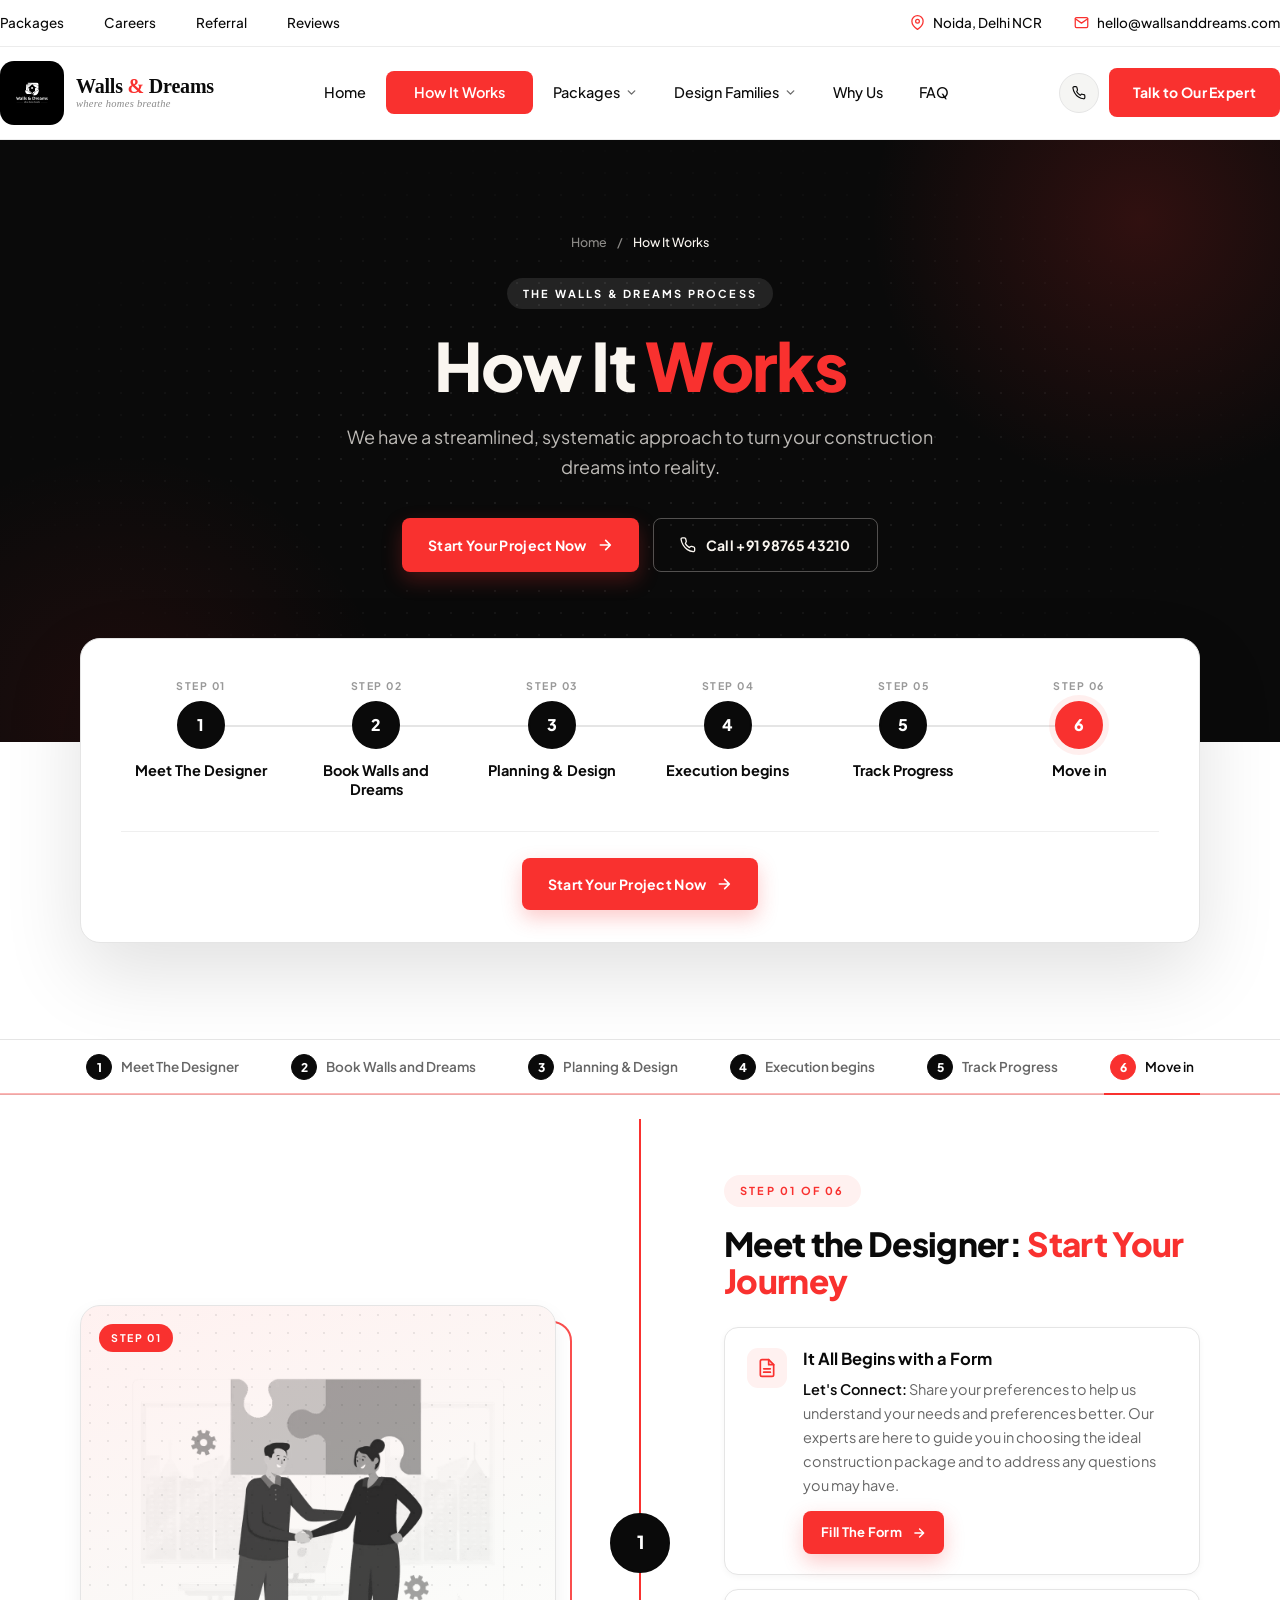
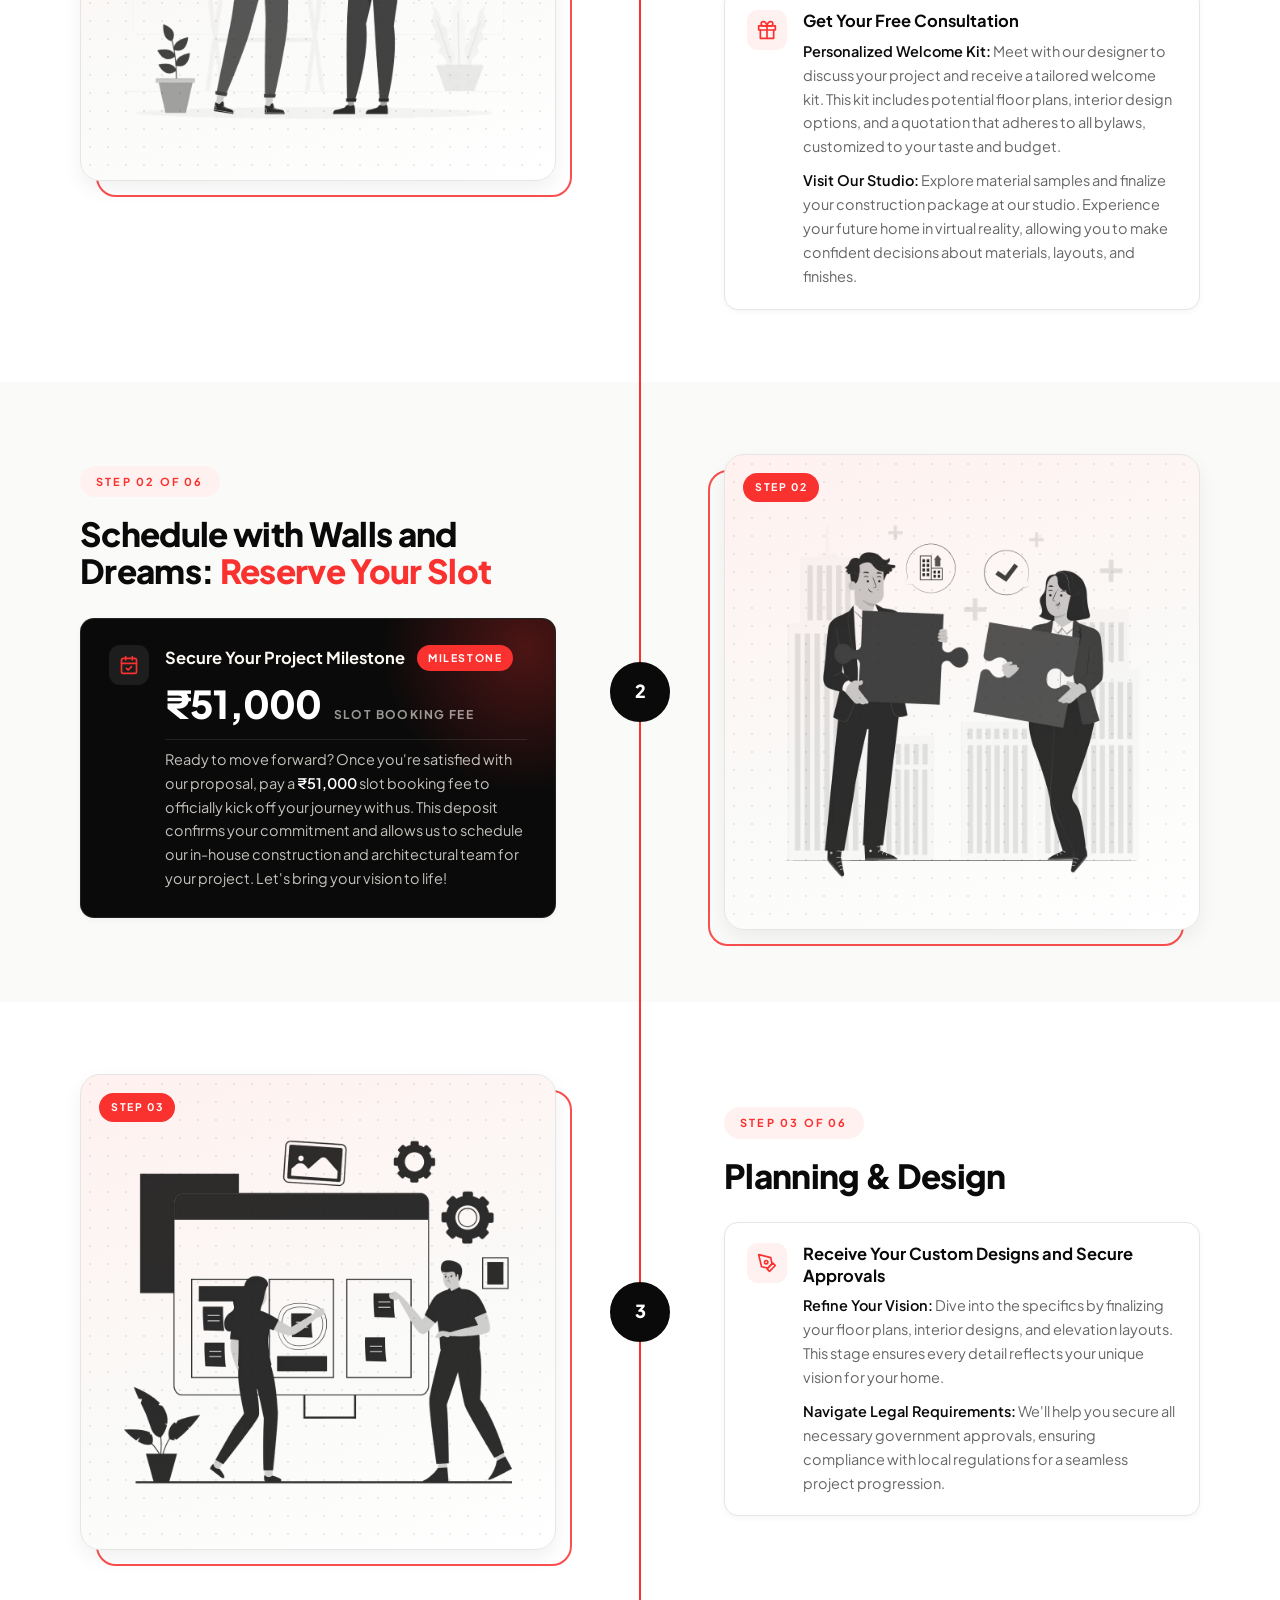
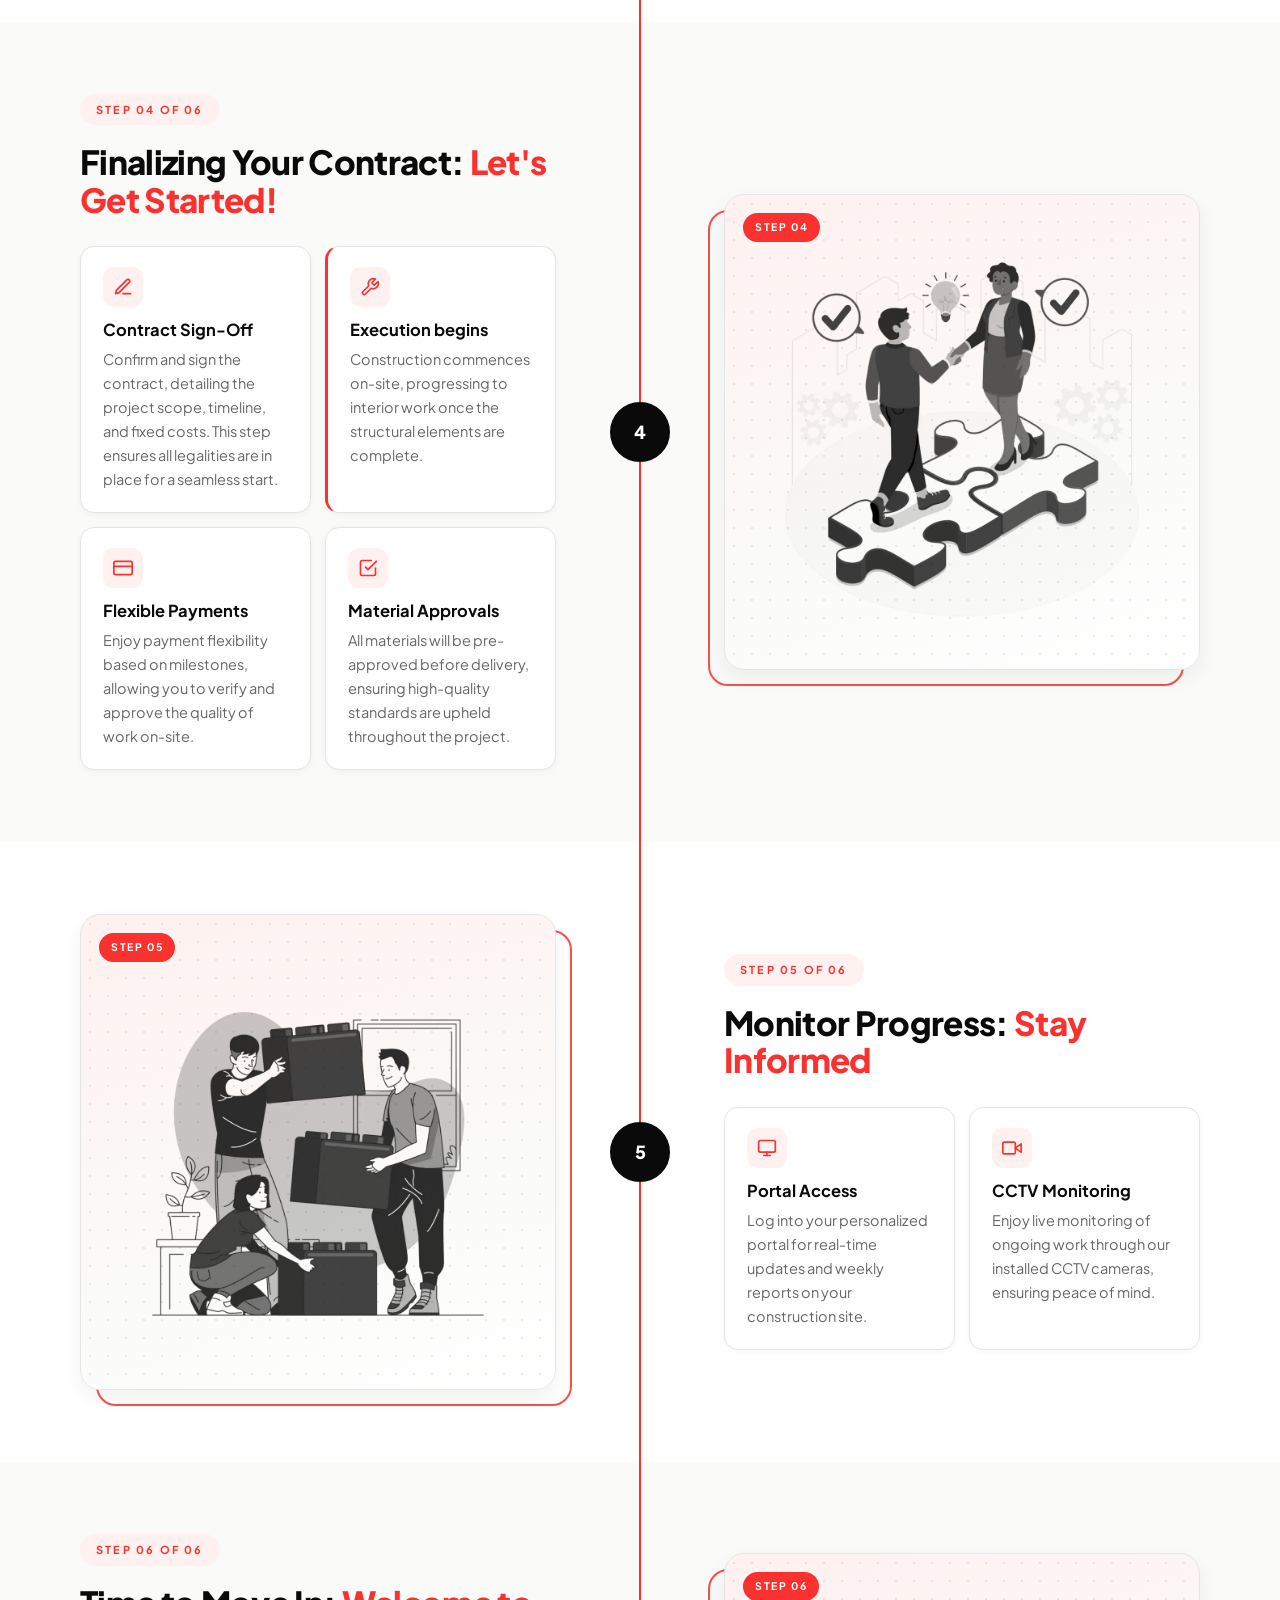
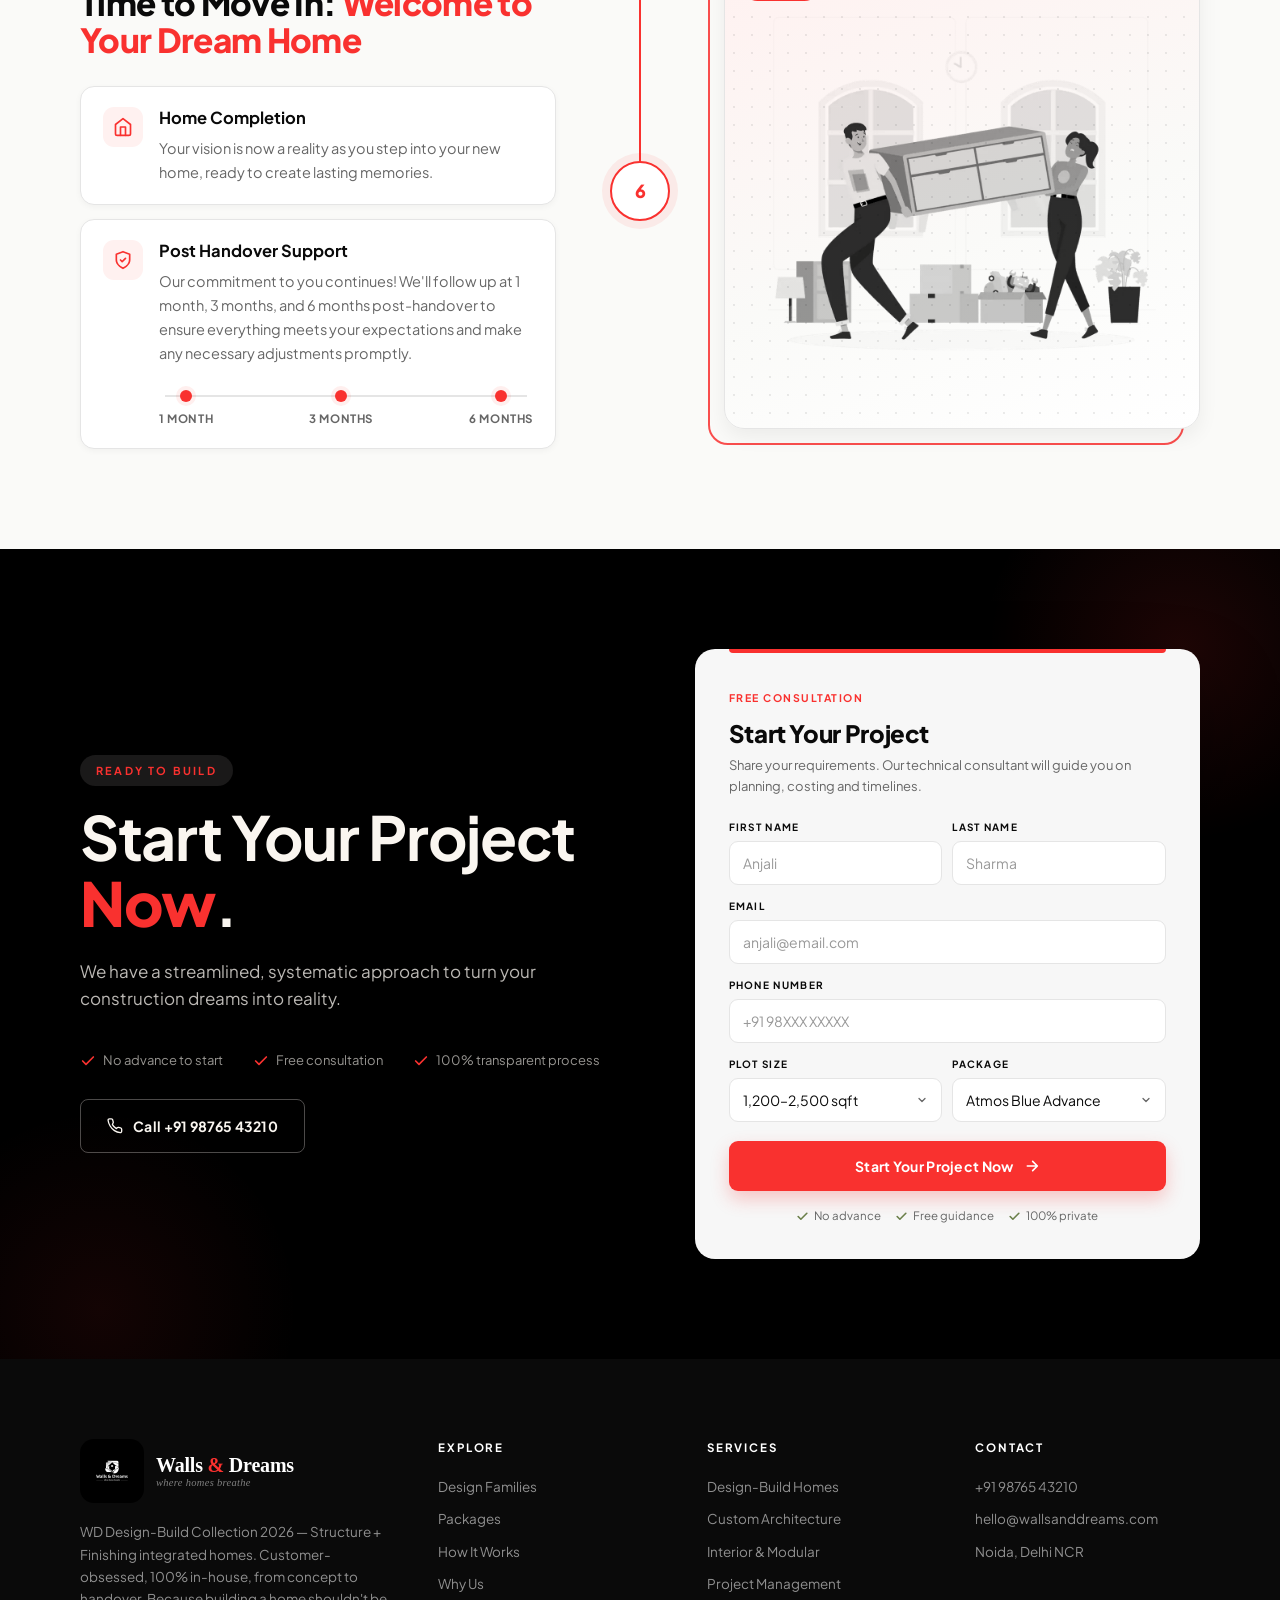
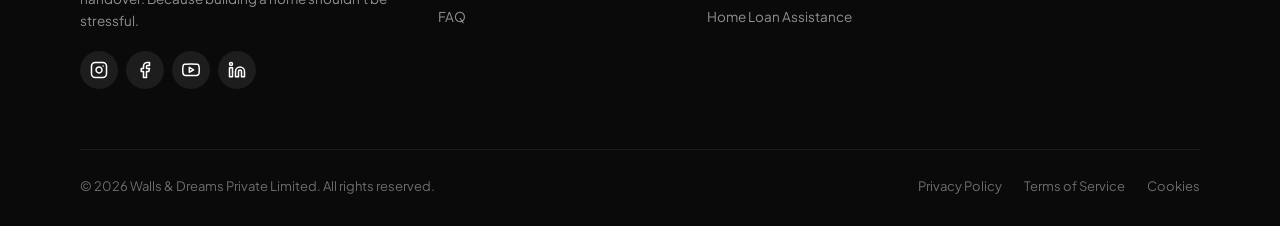
<file: how-it-works/index.html>
<!DOCTYPE html>
<html lang="en">
<head>
<meta charset="UTF-8">
<meta name="viewport" content="width=device-width, initial-scale=1.0">
<meta name="description" content="The Walls & Dreams process, step by step: meet the designer, book your slot, planning & design, execution, live progress tracking and move-in with post-handover support.">
<title>How It Works — From First Meeting to Move-In | Walls & Dreams</title>
<link rel="canonical" href="https://wallsanddreams.com/how-it-works/">
<meta property="og:type" content="website">
<meta property="og:title" content="How It Works | Walls & Dreams">
<meta property="og:description" content="We have a streamlined, systematic approach to turn your construction dreams into reality.">
<meta property="og:url" content="https://wallsanddreams.com/how-it-works/">
<link rel="preconnect" href="https://fonts.googleapis.com">
<link rel="preconnect" href="https://fonts.gstatic.com" crossorigin>
<link href="https://fonts.googleapis.com/css2?family=Plus+Jakarta+Sans:ital,wght@0,300;0,400;0,500;0,600;0,700;0,800;1,400&display=swap" rel="stylesheet">
<link rel="stylesheet" href="../css/style.css">
<link rel="stylesheet" href="../css/how-it-works.css">
</head>
<body class="hiw-page">

<!-- ============================================
     HEADER (same as the homepage, links rewired)
============================================ -->
<header class="header" id="top">
  <div class="utility-bar">
    <div class="container utility-inner">
      <div class="utility-left">
        <a href="/#packages">Packages</a>
        <a href="#">Careers</a>
        <a href="#">Referral</a>
        <a href="/#reviews">Reviews</a>
      </div>
      <div class="utility-right">
        <a href="#" class="utility-info">
          <svg width="15" height="15" viewBox="0 0 24 24" fill="none" stroke="currentColor" stroke-width="2" stroke-linecap="round" stroke-linejoin="round" aria-hidden="true"><path d="M21 10c0 7-9 13-9 13s-9-6-9-13a9 9 0 0 1 18 0z"/><circle cx="12" cy="10" r="3"/></svg>
          Noida, Delhi NCR
        </a>
        <a href="mailto:hello@wallsanddreams.com" class="utility-info">
          <svg width="15" height="15" viewBox="0 0 24 24" fill="none" stroke="currentColor" stroke-width="2" stroke-linecap="round" stroke-linejoin="round" aria-hidden="true"><path d="M4 4h16c1.1 0 2 .9 2 2v12c0 1.1-.9 2-2 2H4c-1.1 0-2-.9-2-2V6c0-1.1.9-2 2-2z"/><polyline points="22,6 12,13 2,6"/></svg>
          hello@wallsanddreams.com
        </a>
      </div>
    </div>
  </div>

  <div class="main-header">
    <div class="container main-header-inner">
      <a href="/" class="logo" aria-label="Walls & Dreams home">
        <img src="../images/wd-logo.png" alt="" class="logo-img logo-img--header" aria-hidden="true">
        <span class="logo-wordmark">
          <span class="logo-wordmark-main">Walls <span class="logo-amp">&amp;</span> Dreams</span>
          <span class="logo-wordmark-sub">where homes breathe</span>
        </span>
      </a>
      <nav class="nav" aria-label="Primary">
        <a class="nav-link" href="/">Home</a>
        <a class="nav-link active" href="/how-it-works/" aria-current="page">How It Works</a>
        <a class="nav-link" href="/#packages">Packages
          <svg width="13" height="13" viewBox="0 0 24 24" fill="none" stroke="currentColor" stroke-width="2.5" stroke-linecap="round" stroke-linejoin="round"><polyline points="6 9 12 15 18 9"/></svg>
        </a>
        <a class="nav-link" href="/#work">Design Families
          <svg width="13" height="13" viewBox="0 0 24 24" fill="none" stroke="currentColor" stroke-width="2.5" stroke-linecap="round" stroke-linejoin="round"><polyline points="6 9 12 15 18 9"/></svg>
        </a>
        <a class="nav-link" href="/#why">Why Us</a>
        <a class="nav-link" href="/#faq">FAQ</a>
      </nav>
      <div class="header-actions">
        <a href="tel:+919876543210" class="btn-call">
          <svg width="14" height="14" viewBox="0 0 24 24" fill="none" stroke="currentColor" stroke-width="2" stroke-linecap="round" stroke-linejoin="round"><path d="M22 16.92v3a2 2 0 0 1-2.18 2 19.79 19.79 0 0 1-8.63-3.07A19.5 19.5 0 0 1 4.69 12 19.79 19.79 0 0 1 1.62 3.38 2 2 0 0 1 3.6 1.21h3a2 2 0 0 1 2 1.72c.127.96.361 1.903.7 2.81a2 2 0 0 1-.45 2.11L8.09 9.91a16 16 0 0 0 6 6l1.27-1.27a2 2 0 0 1 2.11-.45c.907.339 1.85.573 2.81.7A2 2 0 0 1 22 16.92z"/></svg>
        </a>
        <a href="#hiw-form" class="btn btn-talk">Talk to Our Expert</a>
      </div>
      <button class="hamburger" aria-label="Toggle menu" aria-expanded="false">
        <span></span><span></span><span></span>
      </button>
    </div>
  </div>
</header>

<main>

<!-- ============================================
     HERO
============================================ -->
<section class="hiw-hero">
  <div class="hiw-hero-dots" aria-hidden="true"></div>
  <div class="container hiw-hero-inner">
    <nav class="hiw-crumbs" aria-label="Breadcrumb">
      <a href="/">Home</a>
      <span aria-hidden="true">/</span>
      <span aria-current="page">How It Works</span>
    </nav>
    <span class="eyebrow eyebrow-light">The Walls &amp; Dreams Process</span>
    <h1 class="hiw-h1">How It <em>Works</em></h1>
    <p class="hiw-hero-sub">We have a streamlined, systematic approach to turn your construction dreams into reality.</p>
    <div class="hiw-hero-actions">
      <a href="#hiw-form" class="btn btn-red">Start Your Project Now
        <svg width="16" height="16" viewBox="0 0 24 24" fill="none" stroke="currentColor" stroke-width="2.5" stroke-linecap="round" stroke-linejoin="round"><path d="M5 12h14M13 5l7 7-7 7"/></svg>
      </a>
      <a href="tel:+919876543210" class="btn cta-call">
        <svg width="16" height="16" viewBox="0 0 24 24" fill="none" stroke="currentColor" stroke-width="2" stroke-linecap="round" stroke-linejoin="round"><path d="M22 16.92v3a2 2 0 0 1-2.18 2 19.79 19.79 0 0 1-8.63-3.07A19.5 19.5 0 0 1 4.69 12 19.79 19.79 0 0 1 1.62 3.38 2 2 0 0 1 3.6 1.21h3a2 2 0 0 1 2 1.72c.127.96.361 1.903.7 2.81a2 2 0 0 1-.45 2.11L8.09 9.91a16 16 0 0 0 6 6l1.27-1.27a2 2 0 0 1 2.11-.45c.907.339 1.85.573 2.81.7A2 2 0 0 1 22 16.92z"/></svg>
        Call +91 98765 43210
      </a>
    </div>
  </div>
</section>

<!-- ============================================
     OVERVIEW — six-step stepper card
============================================ -->
<section class="hiw-overview" id="overview">
  <div class="container">
    <div class="hiw-stepper-card">
      <h2 class="hiw-sr-only">The six steps</h2>
      <ol class="hiw-stepper">
        <li class="hiw-stepper-item" data-step="1">
          <a href="#step-1" class="hiw-stepper-link">
            <span class="hiw-stepper-micro">Step 01</span>
            <span class="hiw-stepper-num" aria-hidden="true">1</span>
            <span class="hiw-stepper-label">Meet The Designer</span>
          </a>
        </li>
        <li class="hiw-stepper-item" data-step="2">
          <a href="#step-2" class="hiw-stepper-link">
            <span class="hiw-stepper-micro">Step 02</span>
            <span class="hiw-stepper-num" aria-hidden="true">2</span>
            <span class="hiw-stepper-label">Book Walls and Dreams</span>
          </a>
        </li>
        <li class="hiw-stepper-item" data-step="3">
          <a href="#step-3" class="hiw-stepper-link">
            <span class="hiw-stepper-micro">Step 03</span>
            <span class="hiw-stepper-num" aria-hidden="true">3</span>
            <span class="hiw-stepper-label">Planning &amp; Design</span>
          </a>
        </li>
        <li class="hiw-stepper-item" data-step="4">
          <a href="#step-4" class="hiw-stepper-link">
            <span class="hiw-stepper-micro">Step 04</span>
            <span class="hiw-stepper-num" aria-hidden="true">4</span>
            <span class="hiw-stepper-label">Execution begins</span>
          </a>
        </li>
        <li class="hiw-stepper-item" data-step="5">
          <a href="#step-5" class="hiw-stepper-link">
            <span class="hiw-stepper-micro">Step 05</span>
            <span class="hiw-stepper-num" aria-hidden="true">5</span>
            <span class="hiw-stepper-label">Track Progress</span>
          </a>
        </li>
        <li class="hiw-stepper-item" data-step="6">
          <a href="#step-6" class="hiw-stepper-link">
            <span class="hiw-stepper-micro">Step 06</span>
            <span class="hiw-stepper-num" aria-hidden="true">6</span>
            <span class="hiw-stepper-label">Move in</span>
          </a>
        </li>
      </ol>
      <div class="hiw-stepper-foot">
        <a href="#hiw-form" class="btn btn-red">Start Your Project Now
          <svg width="16" height="16" viewBox="0 0 24 24" fill="none" stroke="currentColor" stroke-width="2.5" stroke-linecap="round" stroke-linejoin="round"><path d="M5 12h14M13 5l7 7-7 7"/></svg>
        </a>
      </div>
    </div>
  </div>
</section>

<div class="hiw-journey">

<!-- ============================================
     STICKY STEP RAIL
============================================ -->
<nav class="hiw-rail" aria-label="Steps">
  <div class="container hiw-rail-inner">
    <ul class="hiw-rail-list">
      <li><a class="hiw-rail-link" href="#step-1" data-step="1"><span class="hiw-rail-chip" aria-hidden="true">1</span><span class="hiw-rail-label">Meet The Designer</span></a></li>
      <li><a class="hiw-rail-link" href="#step-2" data-step="2"><span class="hiw-rail-chip" aria-hidden="true">2</span><span class="hiw-rail-label">Book Walls and Dreams</span></a></li>
      <li><a class="hiw-rail-link" href="#step-3" data-step="3"><span class="hiw-rail-chip" aria-hidden="true">3</span><span class="hiw-rail-label">Planning &amp; Design</span></a></li>
      <li><a class="hiw-rail-link" href="#step-4" data-step="4"><span class="hiw-rail-chip" aria-hidden="true">4</span><span class="hiw-rail-label">Execution begins</span></a></li>
      <li><a class="hiw-rail-link" href="#step-5" data-step="5"><span class="hiw-rail-chip" aria-hidden="true">5</span><span class="hiw-rail-label">Track Progress</span></a></li>
      <li><a class="hiw-rail-link" href="#step-6" data-step="6"><span class="hiw-rail-chip" aria-hidden="true">6</span><span class="hiw-rail-label">Move in</span></a></li>
    </ul>
  </div>
  <span class="hiw-rail-progress" aria-hidden="true"></span>
</nav>

<!-- ============================================
     STEP DETAILS
============================================ -->
<div class="hiw-steps">

  <!-- STEP 1 -->
  <section class="hiw-step" id="step-1" data-step="1">
    <div class="container hiw-step-grid">
      <div class="hiw-art-wrap" data-animate>
        <div class="hiw-art">
          <span class="hiw-art-tag">Step 01</span>
          <picture>
            <source type="image/webp" srcset="../images/how-it-works/step-1.webp">
            <img class="hiw-art-img" src="../images/how-it-works/step-1.png" width="960" height="960" alt="Illustration of a homeowner shaking hands with a Walls & Dreams designer" loading="lazy" decoding="async" sizes="(max-width: 960px) 82vw, 480px">
          </picture>
        </div>
      </div>
      <div class="hiw-node" aria-hidden="true"><span>1</span></div>
      <div class="hiw-step-body" data-animate>
        <span class="eyebrow">Step 01 of 06</span>
        <h2 class="hiw-step-title">Meet the Designer: <em>Start Your Journey</em></h2>
        <div class="hiw-items">
          <article class="hiw-item">
            <div class="hiw-item-icon"><svg width="20" height="20" viewBox="0 0 24 24" fill="none" stroke="currentColor" stroke-width="2" stroke-linecap="round" stroke-linejoin="round"><path d="M14 2H6a2 2 0 0 0-2 2v16a2 2 0 0 0 2 2h12a2 2 0 0 0 2-2V8z"/><polyline points="14 2 14 8 20 8"/><line x1="16" y1="13" x2="8" y2="13"/><line x1="16" y1="17" x2="8" y2="17"/></svg></div>
            <div class="hiw-item-text">
              <h3 class="hiw-item-title">It All Begins with a Form</h3>
              <p><strong>Let's Connect:</strong> Share your preferences to help us understand your needs and preferences better. Our experts are here to guide you in choosing the ideal construction package and to address any questions you may have.</p>
              <a href="#hiw-form" class="btn btn-red hiw-btn-sm" data-focus-form>Fill The Form
                <svg width="14" height="14" viewBox="0 0 24 24" fill="none" stroke="currentColor" stroke-width="2.5" stroke-linecap="round" stroke-linejoin="round"><path d="M5 12h14M13 5l7 7-7 7"/></svg>
              </a>
            </div>
          </article>
          <article class="hiw-item">
            <div class="hiw-item-icon"><svg width="20" height="20" viewBox="0 0 24 24" fill="none" stroke="currentColor" stroke-width="2" stroke-linecap="round" stroke-linejoin="round"><polyline points="20 12 20 22 4 22 4 12"/><rect x="2" y="7" width="20" height="5"/><line x1="12" y1="22" x2="12" y2="7"/><path d="M12 7H7.5a2.5 2.5 0 0 1 0-5C11 2 12 7 12 7z"/><path d="M12 7h4.5a2.5 2.5 0 0 0 0-5C13 2 12 7 12 7z"/></svg></div>
            <div class="hiw-item-text">
              <h3 class="hiw-item-title">Get Your Free Consultation</h3>
              <p><strong>Personalized Welcome Kit:</strong> Meet with our designer to discuss your project and receive a tailored welcome kit. This kit includes potential floor plans, interior design options, and a quotation that adheres to all bylaws, customized to your taste and budget.</p>
              <p><strong>Visit Our Studio:</strong> Explore material samples and finalize your construction package at our studio. Experience your future home in virtual reality, allowing you to make confident decisions about materials, layouts, and finishes.</p>
            </div>
          </article>
        </div>
      </div>
    </div>
  </section>

  <!-- STEP 2 -->
  <section class="hiw-step hiw-step--flip" id="step-2" data-step="2">
    <div class="container hiw-step-grid">
      <div class="hiw-art-wrap" data-animate>
        <div class="hiw-art">
          <span class="hiw-art-tag">Step 02</span>
          <picture>
            <source type="image/webp" srcset="../images/how-it-works/step-2.webp">
            <img class="hiw-art-img" src="../images/how-it-works/step-2.png" width="960" height="960" alt="Illustration of two people fitting two puzzle pieces together" loading="lazy" decoding="async" sizes="(max-width: 960px) 82vw, 480px">
          </picture>
        </div>
      </div>
      <div class="hiw-node" aria-hidden="true"><span>2</span></div>
      <div class="hiw-step-body" data-animate>
        <span class="eyebrow">Step 02 of 06</span>
        <h2 class="hiw-step-title">Schedule with Walls and Dreams: <em>Reserve Your Slot</em></h2>
        <div class="hiw-items">
          <article class="hiw-item hiw-item--milestone">
            <div class="hiw-item-icon"><svg width="20" height="20" viewBox="0 0 24 24" fill="none" stroke="currentColor" stroke-width="2" stroke-linecap="round" stroke-linejoin="round"><rect x="3" y="4" width="18" height="18" rx="2"/><line x1="16" y1="2" x2="16" y2="6"/><line x1="8" y1="2" x2="8" y2="6"/><line x1="3" y1="10" x2="21" y2="10"/><path d="M9 16l2 2 4-4"/></svg></div>
            <div class="hiw-item-text">
              <div class="hiw-item-head">
                <h3 class="hiw-item-title">Secure Your Project Milestone</h3>
                <span class="hiw-badge">Milestone</span>
              </div>
              <div class="hiw-figure" aria-hidden="true">
                <span class="hiw-figure-num">₹51,000</span>
                <span class="hiw-figure-cap">slot booking fee</span>
              </div>
              <p>Ready to move forward? Once you're satisfied with our proposal, pay a <strong>₹51,000</strong> slot booking fee to officially kick off your journey with us. This deposit confirms your commitment and allows us to schedule our in-house construction and architectural team for your project. Let's bring your vision to life!</p>
            </div>
          </article>
        </div>
      </div>
    </div>
  </section>

  <!-- STEP 3 -->
  <section class="hiw-step" id="step-3" data-step="3">
    <div class="container hiw-step-grid">
      <div class="hiw-art-wrap" data-animate>
        <div class="hiw-art">
          <span class="hiw-art-tag">Step 03</span>
          <picture>
            <source type="image/webp" srcset="../images/how-it-works/step-3.webp">
            <img class="hiw-art-img" src="../images/how-it-works/step-3.png" width="960" height="960" alt="Illustration of two designers arranging plans on a large design board" loading="lazy" decoding="async" sizes="(max-width: 960px) 82vw, 480px">
          </picture>
        </div>
      </div>
      <div class="hiw-node" aria-hidden="true"><span>3</span></div>
      <div class="hiw-step-body" data-animate>
        <span class="eyebrow">Step 03 of 06</span>
        <h2 class="hiw-step-title">Planning &amp; Design</h2>
        <div class="hiw-items">
          <article class="hiw-item">
            <div class="hiw-item-icon"><svg width="20" height="20" viewBox="0 0 24 24" fill="none" stroke="currentColor" stroke-width="2" stroke-linecap="round" stroke-linejoin="round"><path d="M12 19l7-7 3 3-7 7-3-3z"/><path d="M18 13l-1.5-7.5L2 2l3.5 14.5L13 18l5-5z"/><circle cx="11" cy="11" r="2"/></svg></div>
            <div class="hiw-item-text">
              <h3 class="hiw-item-title">Receive Your Custom Designs and Secure Approvals</h3>
              <p><strong>Refine Your Vision:</strong> Dive into the specifics by finalizing your floor plans, interior designs, and elevation layouts. This stage ensures every detail reflects your unique vision for your home.</p>
              <p><strong>Navigate Legal Requirements:</strong> We'll help you secure all necessary government approvals, ensuring compliance with local regulations for a seamless project progression.</p>
            </div>
          </article>
        </div>
      </div>
    </div>
  </section>

  <!-- STEP 4 -->
  <section class="hiw-step hiw-step--flip" id="step-4" data-step="4">
    <div class="container hiw-step-grid">
      <div class="hiw-art-wrap" data-animate>
        <div class="hiw-art">
          <span class="hiw-art-tag">Step 04</span>
          <picture>
            <source type="image/webp" srcset="../images/how-it-works/step-4.webp">
            <img class="hiw-art-img" src="../images/how-it-works/step-4.png" width="960" height="960" alt="Illustration of a client and a consultant shaking hands while standing on joined puzzle pieces" loading="lazy" decoding="async" sizes="(max-width: 960px) 82vw, 480px">
          </picture>
        </div>
      </div>
      <div class="hiw-node" aria-hidden="true"><span>4</span></div>
      <div class="hiw-step-body" data-animate>
        <span class="eyebrow">Step 04 of 06</span>
        <h2 class="hiw-step-title">Finalizing Your Contract: <em>Let's Get Started!</em></h2>
        <div class="hiw-items hiw-items--grid">
          <article class="hiw-item">
            <div class="hiw-item-icon"><svg width="20" height="20" viewBox="0 0 24 24" fill="none" stroke="currentColor" stroke-width="2" stroke-linecap="round" stroke-linejoin="round"><path d="M12 20h9"/><path d="M16.5 3.5a2.121 2.121 0 0 1 3 3L7 19l-4 1 1-4L16.5 3.5z"/></svg></div>
            <div class="hiw-item-text">
              <h3 class="hiw-item-title">Contract Sign-Off</h3>
              <p>Confirm and sign the contract, detailing the project scope, timeline, and fixed costs. This step ensures all legalities are in place for a seamless start.</p>
            </div>
          </article>
          <article class="hiw-item hiw-item--key">
            <div class="hiw-item-icon"><svg width="20" height="20" viewBox="0 0 24 24" fill="none" stroke="currentColor" stroke-width="2" stroke-linecap="round" stroke-linejoin="round"><path d="M14.7 6.3a1 1 0 0 0 0 1.4l1.6 1.6a1 1 0 0 0 1.4 0l3.77-3.77a6 6 0 0 1-7.94 7.94l-6.91 6.91a2.12 2.12 0 0 1-3-3l6.91-6.91a6 6 0 0 1 7.94-7.94l-3.76 3.76z"/></svg></div>
            <div class="hiw-item-text">
              <h3 class="hiw-item-title">Execution begins</h3>
              <p>Construction commences on-site, progressing to interior work once the structural elements are complete.</p>
            </div>
          </article>
          <article class="hiw-item">
            <div class="hiw-item-icon"><svg width="20" height="20" viewBox="0 0 24 24" fill="none" stroke="currentColor" stroke-width="2" stroke-linecap="round" stroke-linejoin="round"><rect x="1" y="4" width="22" height="16" rx="2"/><line x1="1" y1="10" x2="23" y2="10"/></svg></div>
            <div class="hiw-item-text">
              <h3 class="hiw-item-title">Flexible Payments</h3>
              <p>Enjoy payment flexibility based on milestones, allowing you to verify and approve the quality of work on-site.</p>
            </div>
          </article>
          <article class="hiw-item">
            <div class="hiw-item-icon"><svg width="20" height="20" viewBox="0 0 24 24" fill="none" stroke="currentColor" stroke-width="2" stroke-linecap="round" stroke-linejoin="round"><polyline points="9 11 12 14 22 4"/><path d="M21 12v7a2 2 0 0 1-2 2H5a2 2 0 0 1-2-2V5a2 2 0 0 1 2-2h11"/></svg></div>
            <div class="hiw-item-text">
              <h3 class="hiw-item-title">Material Approvals</h3>
              <p>All materials will be pre-approved before delivery, ensuring high-quality standards are upheld throughout the project.</p>
            </div>
          </article>
        </div>
      </div>
    </div>
  </section>

  <!-- STEP 5 -->
  <section class="hiw-step" id="step-5" data-step="5">
    <div class="container hiw-step-grid">
      <div class="hiw-art-wrap" data-animate>
        <div class="hiw-art">
          <span class="hiw-art-tag">Step 05</span>
          <picture>
            <source type="image/webp" srcset="../images/how-it-works/step-5.webp">
            <img class="hiw-art-img" src="../images/how-it-works/step-5.png" width="960" height="960" alt="Illustration of a team stacking building blocks together" loading="lazy" decoding="async" sizes="(max-width: 960px) 82vw, 480px">
          </picture>
        </div>
      </div>
      <div class="hiw-node" aria-hidden="true"><span>5</span></div>
      <div class="hiw-step-body" data-animate>
        <span class="eyebrow">Step 05 of 06</span>
        <h2 class="hiw-step-title">Monitor Progress: <em>Stay Informed</em></h2>
        <div class="hiw-items hiw-items--grid">
          <article class="hiw-item">
            <div class="hiw-item-icon"><svg width="20" height="20" viewBox="0 0 24 24" fill="none" stroke="currentColor" stroke-width="2" stroke-linecap="round" stroke-linejoin="round"><rect x="2" y="3" width="20" height="14" rx="2"/><line x1="8" y1="21" x2="16" y2="21"/><line x1="12" y1="17" x2="12" y2="21"/></svg></div>
            <div class="hiw-item-text">
              <h3 class="hiw-item-title">Portal Access</h3>
              <p>Log into your personalized portal for real-time updates and weekly reports on your construction site.</p>
            </div>
          </article>
          <article class="hiw-item">
            <div class="hiw-item-icon"><svg width="20" height="20" viewBox="0 0 24 24" fill="none" stroke="currentColor" stroke-width="2" stroke-linecap="round" stroke-linejoin="round"><polygon points="23 7 16 12 23 17 23 7"/><rect x="1" y="5" width="15" height="14" rx="2"/></svg></div>
            <div class="hiw-item-text">
              <h3 class="hiw-item-title">CCTV Monitoring</h3>
              <p>Enjoy live monitoring of ongoing work through our installed CCTV cameras, ensuring peace of mind.</p>
            </div>
          </article>
        </div>
      </div>
    </div>
  </section>

  <!-- STEP 6 -->
  <section class="hiw-step hiw-step--flip" id="step-6" data-step="6">
    <div class="container hiw-step-grid">
      <div class="hiw-art-wrap" data-animate>
        <div class="hiw-art">
          <span class="hiw-art-tag">Step 06</span>
          <picture>
            <source type="image/webp" srcset="../images/how-it-works/step-6.webp">
            <img class="hiw-art-img" src="../images/how-it-works/step-6.png" width="960" height="960" alt="Illustration of a couple carrying a cabinet into their new home" loading="lazy" decoding="async" sizes="(max-width: 960px) 82vw, 480px">
          </picture>
        </div>
      </div>
      <div class="hiw-node" aria-hidden="true"><span>6</span></div>
      <div class="hiw-step-body" data-animate>
        <span class="eyebrow">Step 06 of 06</span>
        <h2 class="hiw-step-title">Time to Move In: <em>Welcome to Your Dream Home</em></h2>
        <div class="hiw-items">
          <article class="hiw-item">
            <div class="hiw-item-icon"><svg width="20" height="20" viewBox="0 0 24 24" fill="none" stroke="currentColor" stroke-width="2" stroke-linecap="round" stroke-linejoin="round"><path d="M3 9l9-7 9 7v11a2 2 0 0 1-2 2H5a2 2 0 0 1-2-2z"/><polyline points="9 22 9 12 15 12 15 22"/></svg></div>
            <div class="hiw-item-text">
              <h3 class="hiw-item-title">Home Completion</h3>
              <p>Your vision is now a reality as you step into your new home, ready to create lasting memories.</p>
            </div>
          </article>
          <article class="hiw-item">
            <div class="hiw-item-icon"><svg width="20" height="20" viewBox="0 0 24 24" fill="none" stroke="currentColor" stroke-width="2" stroke-linecap="round" stroke-linejoin="round"><path d="M12 22s8-4 8-10V5l-8-3-8 3v7c0 6 8 10 8 10z"/><path d="M9 12l2 2 4-4"/></svg></div>
            <div class="hiw-item-text">
              <h3 class="hiw-item-title">Post Handover Support</h3>
              <p>Our commitment to you continues! We'll follow up at 1 month, 3 months, and 6 months post-handover to ensure everything meets your expectations and make any necessary adjustments promptly.</p>
              <div class="hiw-followups" aria-hidden="true">
                <span class="hiw-followup"><i></i>1 month</span>
                <span class="hiw-followup"><i></i>3 months</span>
                <span class="hiw-followup"><i></i>6 months</span>
              </div>
            </div>
          </article>
        </div>
      </div>
    </div>
  </section>

</div><!-- /hiw-steps -->
</div><!-- /hiw-journey -->

<!-- ============================================
     FINAL CTA + INLINE FORM
============================================ -->
<section class="final-cta hiw-cta" id="start">
  <div class="container cta-inner hiw-cta-grid">
    <div class="hiw-cta-text">
      <span class="eyebrow cta-eyebrow">Ready to build</span>
      <h2 class="cta-title">Start Your Project <em>Now</em>.</h2>
      <p class="cta-sub">We have a streamlined, systematic approach to turn your construction dreams into reality.</p>
      <div class="cta-trust">
        <span><svg width="16" height="16" viewBox="0 0 24 24" fill="none" stroke="currentColor" stroke-width="2.5" stroke-linecap="round" stroke-linejoin="round"><polyline points="20 6 9 17 4 12"/></svg> No advance to start</span>
        <span><svg width="16" height="16" viewBox="0 0 24 24" fill="none" stroke="currentColor" stroke-width="2.5" stroke-linecap="round" stroke-linejoin="round"><polyline points="20 6 9 17 4 12"/></svg> Free consultation</span>
        <span><svg width="16" height="16" viewBox="0 0 24 24" fill="none" stroke="currentColor" stroke-width="2.5" stroke-linecap="round" stroke-linejoin="round"><polyline points="20 6 9 17 4 12"/></svg> 100% transparent process</span>
      </div>
      <div class="cta-actions">
        <a href="tel:+919876543210" class="btn cta-call">
          <svg width="16" height="16" viewBox="0 0 24 24" fill="none" stroke="currentColor" stroke-width="2" stroke-linecap="round" stroke-linejoin="round"><path d="M22 16.92v3a2 2 0 0 1-2.18 2 19.79 19.79 0 0 1-8.63-3.07A19.5 19.5 0 0 1 4.69 12 19.79 19.79 0 0 1 1.62 3.38 2 2 0 0 1 3.6 1.21h3a2 2 0 0 1 2 1.72c.127.96.361 1.903.7 2.81a2 2 0 0 1-.45 2.11L8.09 9.91a16 16 0 0 0 6 6l1.27-1.27a2 2 0 0 1 2.11-.45c.907.339 1.85.573 2.81.7A2 2 0 0 1 22 16.92z"/></svg>
          Call +91 98765 43210
        </a>
      </div>
    </div>

    <form class="hero-form hiw-form" id="hiw-form" onsubmit="event.preventDefault();handleFormSubmit(this);">
      <span class="hf-tag">Free Consultation</span>
      <h3 class="hf-title">Start Your Project</h3>
      <p class="hf-sub">Share your requirements. Our technical consultant will guide you on planning, costing and timelines.</p>

      <div class="hf-fields">
        <div class="hf-row">
          <div class="hf-field">
            <label class="hf-label" for="w-fn">First Name</label>
            <input class="hf-input" id="w-fn" name="first_name" type="text" placeholder="Anjali" required>
          </div>
          <div class="hf-field">
            <label class="hf-label" for="w-ln">Last Name</label>
            <input class="hf-input" id="w-ln" name="last_name" type="text" placeholder="Sharma" required>
          </div>
        </div>
        <div class="hf-field">
          <label class="hf-label" for="w-em">Email</label>
          <input class="hf-input" id="w-em" name="email" type="email" placeholder="anjali@email.com" required>
        </div>
        <div class="hf-field">
          <label class="hf-label" for="w-ph">Phone Number</label>
          <input class="hf-input" id="w-ph" name="phone" type="tel" placeholder="+91 98XXX XXXXX" required>
        </div>
        <div class="hf-row">
          <div class="hf-field">
            <label class="hf-label" for="w-plot">Plot Size</label>
            <select class="hf-select" id="w-plot" name="plot_size">
              <option selected>1,200–2,500 sqft</option>
              <option>2,500–3,500 sqft</option>
              <option>3,500+ sqft</option>
            </select>
          </div>
          <div class="hf-field">
            <label class="hf-label" for="w-pkg">Package</label>
            <select class="hf-select" id="w-pkg" name="package">
              <option selected>Atmos Blue Advance</option>
              <option>Avenue Beige</option>
              <option>Ambience Black</option>
            </select>
          </div>
        </div>
        <button type="submit" class="hf-submit">Start Your Project Now
          <svg width="16" height="16" viewBox="0 0 24 24" fill="none" stroke="currentColor" stroke-width="2.5" stroke-linecap="round" stroke-linejoin="round"><path d="M5 12h14M13 5l7 7-7 7"/></svg>
        </button>
      </div>
      <div class="hf-foot">
        <span><svg width="13" height="13" viewBox="0 0 24 24" fill="none" stroke="currentColor" stroke-width="3" stroke-linecap="round" stroke-linejoin="round"><polyline points="20 6 9 17 4 12"/></svg>No advance</span>
        <span><svg width="13" height="13" viewBox="0 0 24 24" fill="none" stroke="currentColor" stroke-width="3" stroke-linecap="round" stroke-linejoin="round"><polyline points="20 6 9 17 4 12"/></svg>Free guidance</span>
        <span><svg width="13" height="13" viewBox="0 0 24 24" fill="none" stroke="currentColor" stroke-width="3" stroke-linecap="round" stroke-linejoin="round"><polyline points="20 6 9 17 4 12"/></svg>100% private</span>
      </div>
    </form>
  </div>
</section>

</main>

<!-- ============================================
     FOOTER (same as the homepage, links rewired)
============================================ -->
<footer class="footer">
  <div class="container">
    <div class="foot-grid">
      <div class="foot-brand">
        <a href="/" class="logo foot-logo" aria-label="Walls & Dreams home">
          <img src="../images/wd-logo.png" alt="" class="logo-img logo-img--footer" aria-hidden="true">
          <span class="logo-wordmark logo-wordmark--light">
            <span class="logo-wordmark-main">Walls <span class="logo-amp">&amp;</span> Dreams</span>
            <span class="logo-wordmark-sub">where homes breathe</span>
          </span>
        </a>
        <p class="foot-about">WD Design-Build Collection 2026 — Structure + Finishing integrated homes. Customer-obsessed, 100% in-house, from concept to handover. Because building a home shouldn't be stressful.</p>
        <div class="foot-socials">
          <a href="#" class="foot-social" aria-label="Instagram">
            <svg width="18" height="18" viewBox="0 0 24 24" fill="none" stroke="currentColor" stroke-width="2" stroke-linecap="round" stroke-linejoin="round"><rect x="2" y="2" width="20" height="20" rx="5"/><path d="M16 11.37A4 4 0 1 1 12.63 8 4 4 0 0 1 16 11.37z"/><line x1="17.5" y1="6.5" x2="17.51" y2="6.5"/></svg>
          </a>
          <a href="#" class="foot-social" aria-label="Facebook">
            <svg width="18" height="18" viewBox="0 0 24 24" fill="none" stroke="currentColor" stroke-width="2" stroke-linecap="round" stroke-linejoin="round"><path d="M18 2h-3a5 5 0 0 0-5 5v3H7v4h3v8h4v-8h3l1-4h-4V7a1 1 0 0 1 1-1h3z"/></svg>
          </a>
          <a href="#" class="foot-social" aria-label="YouTube">
            <svg width="18" height="18" viewBox="0 0 24 24" fill="none" stroke="currentColor" stroke-width="2" stroke-linecap="round" stroke-linejoin="round"><path d="M22.54 6.42a2.78 2.78 0 0 0-1.94-2C18.88 4 12 4 12 4s-6.88 0-8.6.46a2.78 2.78 0 0 0-1.94 2A29 29 0 0 0 1 11.75a29 29 0 0 0 .46 5.33A2.78 2.78 0 0 0 3.4 19c1.72.46 8.6.46 8.6.46s6.88 0 8.6-.46a2.78 2.78 0 0 0 1.94-2 29 29 0 0 0 .46-5.25 29 29 0 0 0-.46-5.33z"/><polygon points="9.75 15.02 15.5 11.75 9.75 8.48 9.75 15.02"/></svg>
          </a>
          <a href="#" class="foot-social" aria-label="LinkedIn">
            <svg width="18" height="18" viewBox="0 0 24 24" fill="none" stroke="currentColor" stroke-width="2" stroke-linecap="round" stroke-linejoin="round"><path d="M16 8a6 6 0 0 1 6 6v7h-4v-7a2 2 0 0 0-4 0v7h-4v-7a6 6 0 0 1 6-6z"/><rect x="2" y="9" width="4" height="12"/><circle cx="4" cy="4" r="2"/></svg>
          </a>
        </div>
      </div>

      <div class="foot-col">
        <h4>Explore</h4>
        <div class="foot-links">
          <a href="/#work">Design Families</a>
          <a href="/#packages">Packages</a>
          <a href="/how-it-works/">How It Works</a>
          <a href="/#compare">Why Us</a>
          <a href="/#faq">FAQ</a>
        </div>
      </div>

      <div class="foot-col">
        <h4>Services</h4>
        <div class="foot-links">
          <a href="/#packages">Design-Build Homes</a>
          <a href="/#work">Custom Architecture</a>
          <a href="/#system">Interior &amp; Modular</a>
          <a href="/how-it-works/">Project Management</a>
          <a href="/#bank">Home Loan Assistance</a>
        </div>
      </div>

      <div class="foot-col">
        <h4>Contact</h4>
        <div class="foot-links">
          <a href="tel:+919876543210">+91 98765 43210</a>
          <a href="mailto:hello@wallsanddreams.com">hello@wallsanddreams.com</a>
          <a href="#">Noida, Delhi NCR</a>
        </div>
      </div>
    </div>

    <div class="foot-bottom">
      <span>© 2026 Walls &amp; Dreams Private Limited. All rights reserved.</span>
      <div class="foot-legal">
        <a href="#">Privacy Policy</a>
        <a href="#">Terms of Service</a>
        <a href="#">Cookies</a>
      </div>
    </div>
  </div>
</footer>

<script src="../js/main.js"></script>
<script src="../js/how-it-works.js"></script>
</body>
</html>
</file>
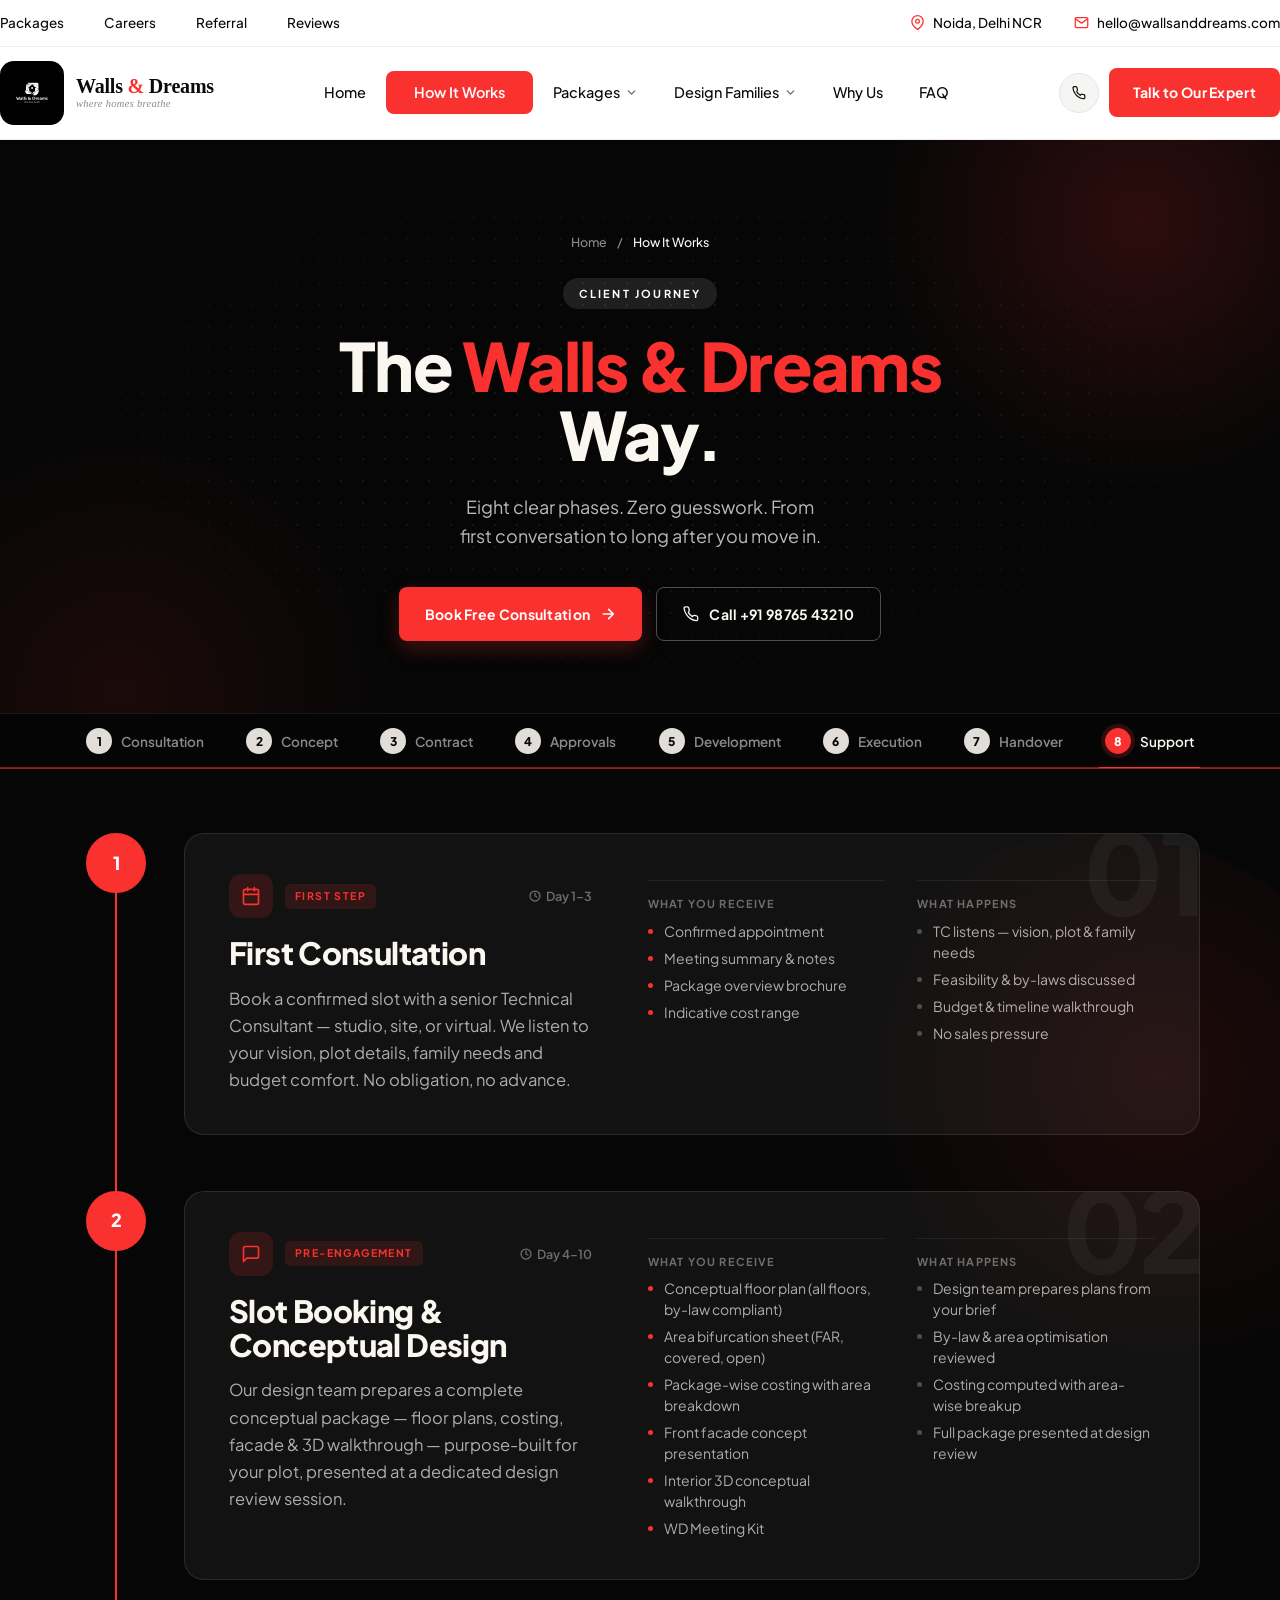
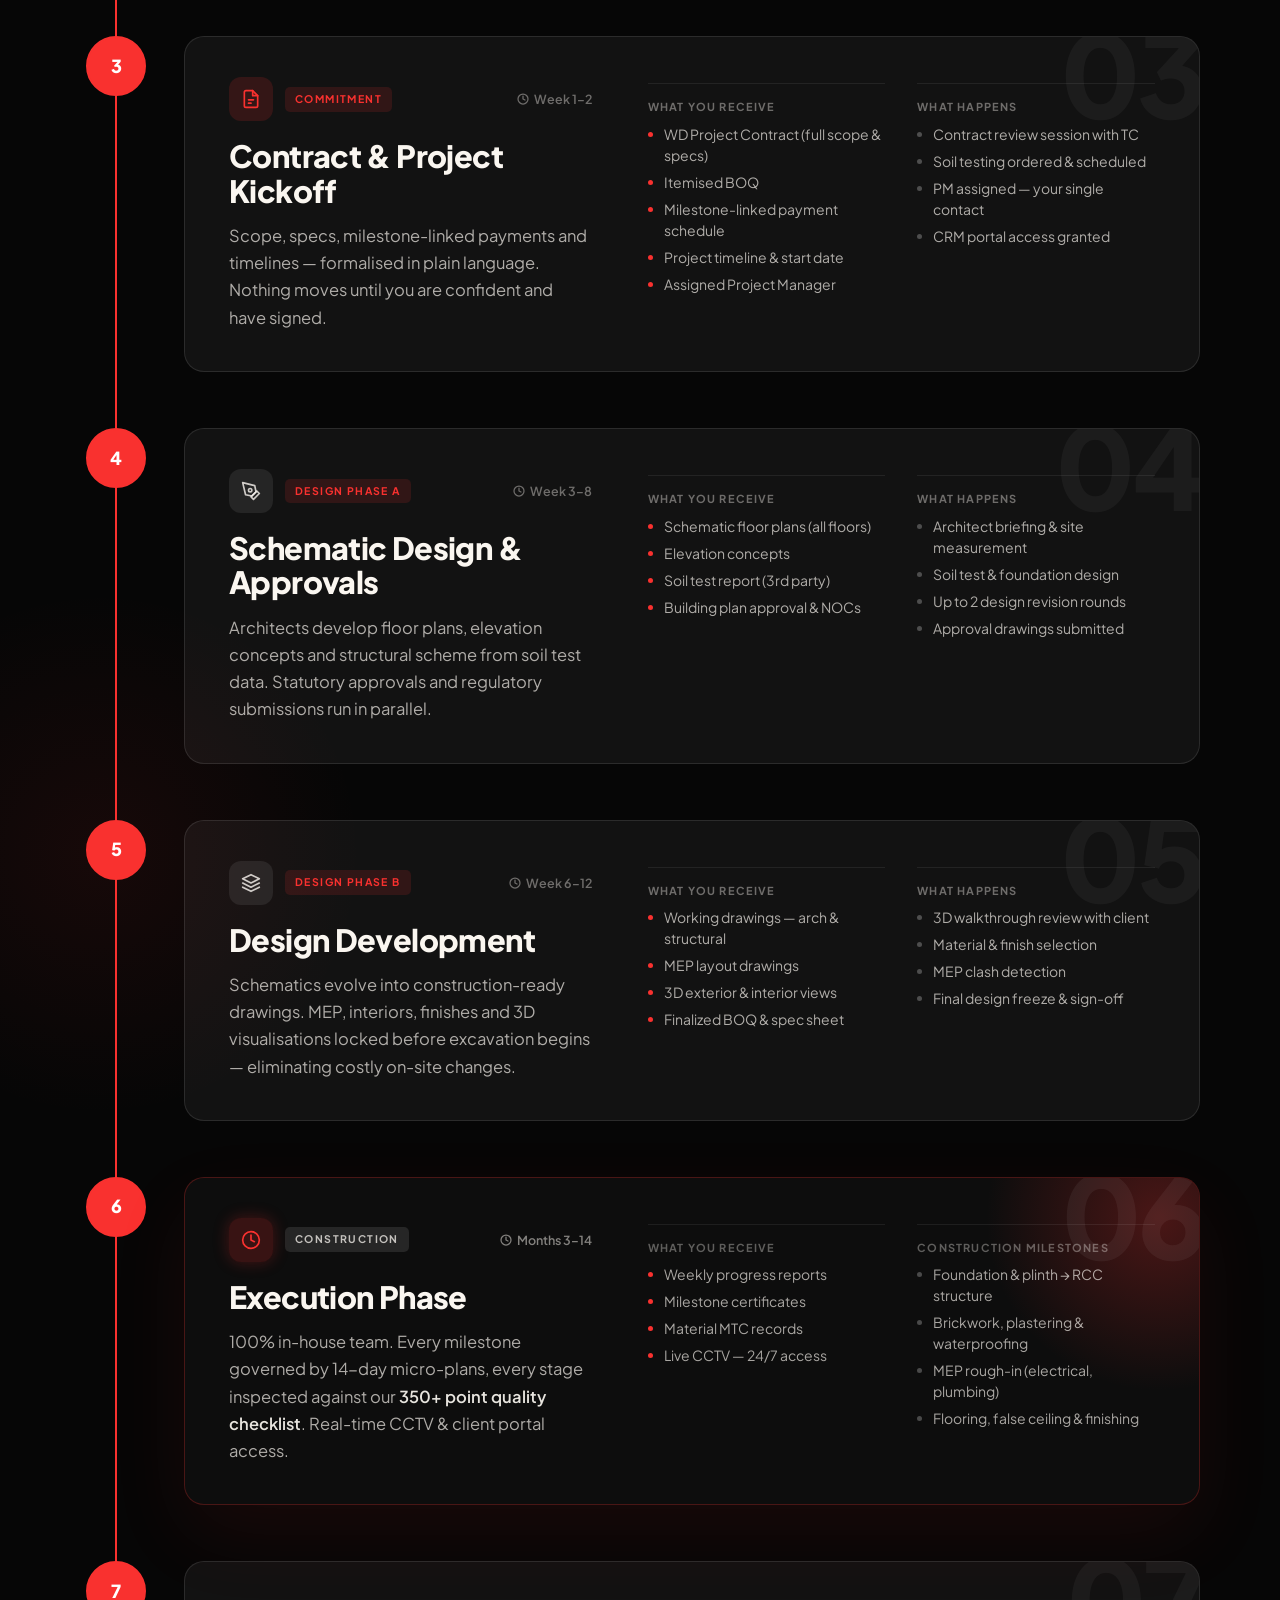
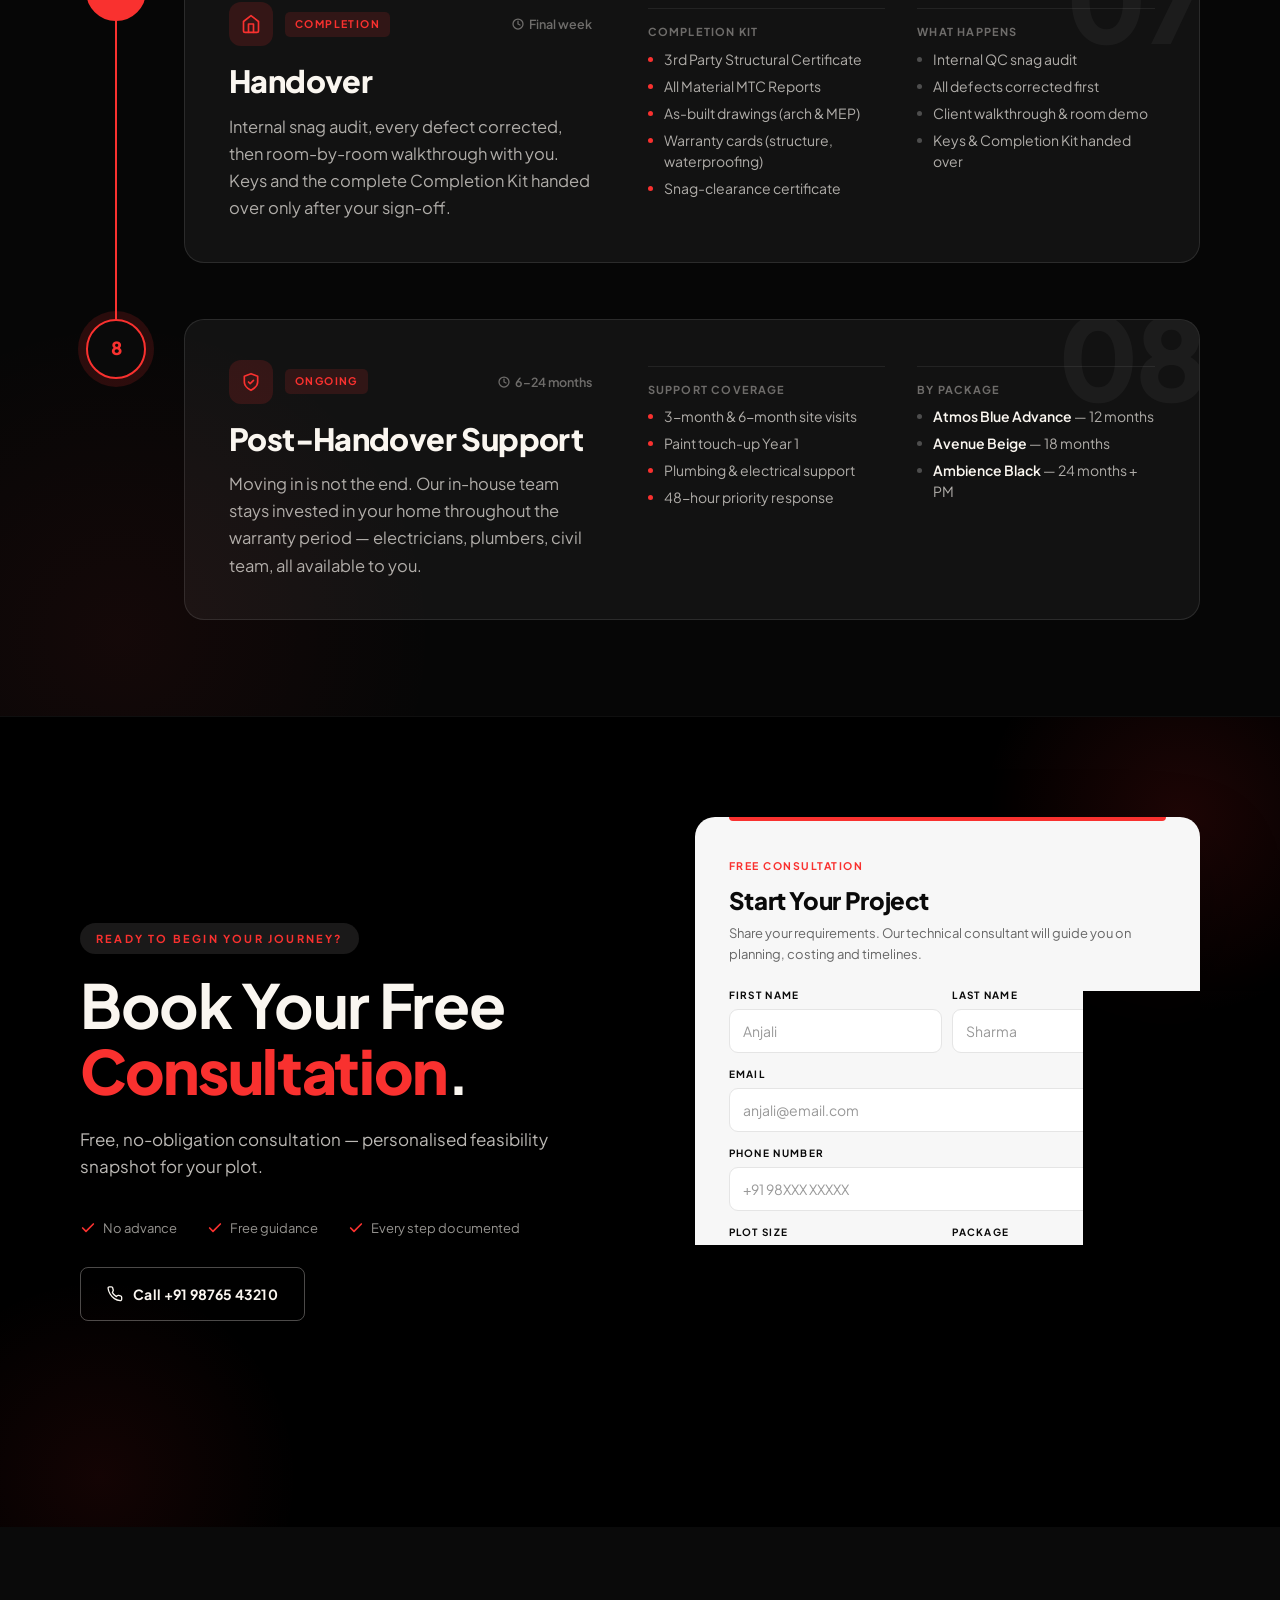
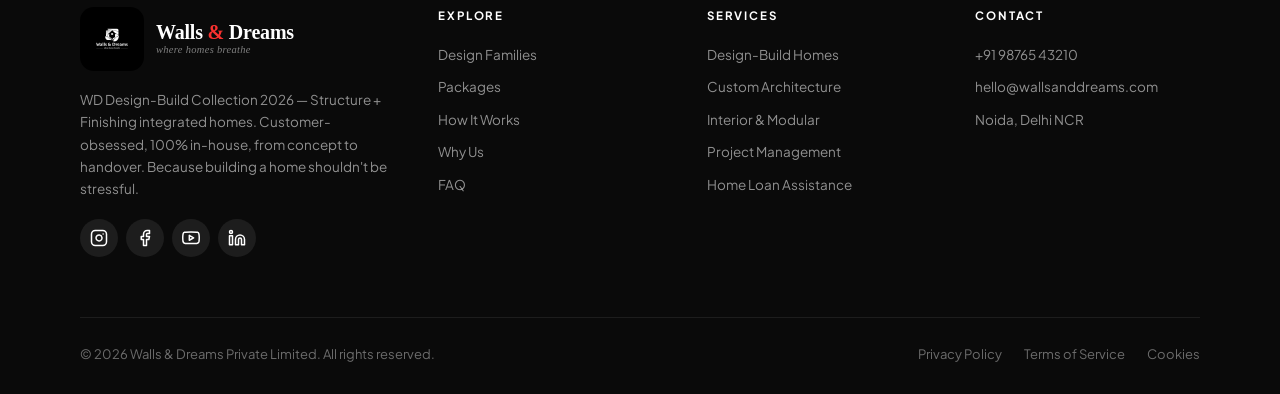
<file: how-it-works/v2/index.html>
<!DOCTYPE html>
<html lang="en">
<head>
<meta charset="UTF-8">
<meta name="viewport" content="width=device-width, initial-scale=1.0">
<meta name="description" content="Eight clear phases, zero guesswork: first consultation, conceptual design, contract and kickoff, approvals, design development, in-house execution with live CCTV, handover with a Completion Kit, and up to 24 months of post-handover support.">
<title>How It Works: The Walls &amp; Dreams Way in 8 Phases | Walls &amp; Dreams</title>
<!-- v2 draft: duplicates the home page's Client Journey section and /how-it-works/ until the client picks one -->
<meta name="robots" content="noindex">
<link rel="canonical" href="https://wallsanddreams.com/how-it-works/v2/">
<meta property="og:type" content="website">
<meta property="og:site_name" content="Walls &amp; Dreams">
<meta property="og:title" content="The Walls &amp; Dreams Way — 8 Phases | Walls &amp; Dreams">
<meta property="og:description" content="Eight clear phases. Zero guesswork. From first conversation to long after you move in.">
<meta property="og:url" content="https://wallsanddreams.com/how-it-works/v2/">
<meta name="twitter:card" content="summary">
<link rel="preconnect" href="https://fonts.googleapis.com">
<link rel="preconnect" href="https://fonts.gstatic.com" crossorigin>
<link href="https://fonts.googleapis.com/css2?family=Plus+Jakarta+Sans:ital,wght@0,300;0,400;0,500;0,600;0,700;0,800;1,400&display=swap" rel="stylesheet">
<link rel="stylesheet" href="../../css/style.css">
<link rel="stylesheet" href="../../css/how-it-works-v2.css">
<script type="application/ld+json">
{
  "@context": "https://schema.org",
  "@graph": [
    {
      "@type": "BreadcrumbList",
      "itemListElement": [
        { "@type": "ListItem", "position": 1, "name": "Home", "item": "https://wallsanddreams.com/" },
        { "@type": "ListItem", "position": 2, "name": "How It Works", "item": "https://wallsanddreams.com/how-it-works/v2/" }
      ]
    },
    {
      "@type": "ItemList",
      "name": "The Walls & Dreams Way",
      "description": "Eight clear phases. Zero guesswork. From first conversation to long after you move in.",
      "itemListOrder": "https://schema.org/ItemListOrderAscending",
      "numberOfItems": 8,
      "itemListElement": [
        { "@type": "ListItem", "position": 1, "name": "First Consultation", "url": "https://wallsanddreams.com/how-it-works/v2/#step-1", "description": "Book a confirmed slot with a senior Technical Consultant — studio, site, or virtual. We listen to your vision, plot details, family needs and budget comfort. No obligation, no advance." },
        { "@type": "ListItem", "position": 2, "name": "Slot Booking & Conceptual Design", "url": "https://wallsanddreams.com/how-it-works/v2/#step-2", "description": "Our design team prepares a complete conceptual package — floor plans, costing, facade & 3D walkthrough — purpose-built for your plot, presented at a dedicated design review session." },
        { "@type": "ListItem", "position": 3, "name": "Contract & Project Kickoff", "url": "https://wallsanddreams.com/how-it-works/v2/#step-3", "description": "Scope, specs, milestone-linked payments and timelines — formalised in plain language. Nothing moves until you are confident and have signed." },
        { "@type": "ListItem", "position": 4, "name": "Schematic Design & Approvals", "url": "https://wallsanddreams.com/how-it-works/v2/#step-4", "description": "Architects develop floor plans, elevation concepts and structural scheme from soil test data. Statutory approvals and regulatory submissions run in parallel." },
        { "@type": "ListItem", "position": 5, "name": "Design Development", "url": "https://wallsanddreams.com/how-it-works/v2/#step-5", "description": "Schematics evolve into construction-ready drawings. MEP, interiors, finishes and 3D visualisations locked before excavation begins — eliminating costly on-site changes." },
        { "@type": "ListItem", "position": 6, "name": "Execution Phase", "url": "https://wallsanddreams.com/how-it-works/v2/#step-6", "description": "100% in-house team. Every milestone governed by 14-day micro-plans, every stage inspected against our 350+ point quality checklist. Real-time CCTV & client portal access." },
        { "@type": "ListItem", "position": 7, "name": "Handover", "url": "https://wallsanddreams.com/how-it-works/v2/#step-7", "description": "Internal snag audit, every defect corrected, then room-by-room walkthrough with you. Keys and the complete Completion Kit handed over only after your sign-off." },
        { "@type": "ListItem", "position": 8, "name": "Post-Handover Support", "url": "https://wallsanddreams.com/how-it-works/v2/#step-8", "description": "Moving in is not the end. Our in-house team stays invested in your home throughout the warranty period — electricians, plumbers, civil team, all available to you." }
      ]
    }
  ]
}
</script>
</head>
<body class="hiw-page">

<!-- ============================================
     HEADER (same as the homepage, links rewired)
============================================ -->
<header class="header" id="top">
  <div class="utility-bar">
    <div class="container utility-inner">
      <div class="utility-left">
        <a href="/#packages">Packages</a>
        <a href="#">Careers</a>
        <a href="#">Referral</a>
        <a href="/#reviews">Reviews</a>
      </div>
      <div class="utility-right">
        <a href="#" class="utility-info">
          <svg width="15" height="15" viewBox="0 0 24 24" fill="none" stroke="currentColor" stroke-width="2" stroke-linecap="round" stroke-linejoin="round" aria-hidden="true"><path d="M21 10c0 7-9 13-9 13s-9-6-9-13a9 9 0 0 1 18 0z"/><circle cx="12" cy="10" r="3"/></svg>
          Noida, Delhi NCR
        </a>
        <a href="mailto:hello@wallsanddreams.com" class="utility-info">
          <svg width="15" height="15" viewBox="0 0 24 24" fill="none" stroke="currentColor" stroke-width="2" stroke-linecap="round" stroke-linejoin="round" aria-hidden="true"><path d="M4 4h16c1.1 0 2 .9 2 2v12c0 1.1-.9 2-2 2H4c-1.1 0-2-.9-2-2V6c0-1.1.9-2 2-2z"/><polyline points="22,6 12,13 2,6"/></svg>
          hello@wallsanddreams.com
        </a>
      </div>
    </div>
  </div>

  <div class="main-header">
    <div class="container main-header-inner">
      <a href="/" class="logo" aria-label="Walls & Dreams home">
        <img src="../../images/wd-logo.png" alt="" class="logo-img logo-img--header" aria-hidden="true">
        <span class="logo-wordmark">
          <span class="logo-wordmark-main">Walls <span class="logo-amp">&amp;</span> Dreams</span>
          <span class="logo-wordmark-sub">where homes breathe</span>
        </span>
      </a>
      <nav class="nav" aria-label="Primary">
        <a class="nav-link" href="/">Home</a>
        <a class="nav-link active" href="/how-it-works/v2/" aria-current="page">How It Works</a>
        <a class="nav-link" href="/#packages">Packages
          <svg width="13" height="13" viewBox="0 0 24 24" fill="none" stroke="currentColor" stroke-width="2.5" stroke-linecap="round" stroke-linejoin="round"><polyline points="6 9 12 15 18 9"/></svg>
        </a>
        <a class="nav-link" href="/#work">Design Families
          <svg width="13" height="13" viewBox="0 0 24 24" fill="none" stroke="currentColor" stroke-width="2.5" stroke-linecap="round" stroke-linejoin="round"><polyline points="6 9 12 15 18 9"/></svg>
        </a>
        <a class="nav-link" href="/#why">Why Us</a>
        <a class="nav-link" href="/#faq">FAQ</a>
      </nav>
      <div class="header-actions">
        <a href="tel:+919876543210" class="btn-call">
          <svg width="14" height="14" viewBox="0 0 24 24" fill="none" stroke="currentColor" stroke-width="2" stroke-linecap="round" stroke-linejoin="round"><path d="M22 16.92v3a2 2 0 0 1-2.18 2 19.79 19.79 0 0 1-8.63-3.07A19.5 19.5 0 0 1 4.69 12 19.79 19.79 0 0 1 1.62 3.38 2 2 0 0 1 3.6 1.21h3a2 2 0 0 1 2 1.72c.127.96.361 1.903.7 2.81a2 2 0 0 1-.45 2.11L8.09 9.91a16 16 0 0 0 6 6l1.27-1.27a2 2 0 0 1 2.11-.45c.907.339 1.85.573 2.81.7A2 2 0 0 1 22 16.92z"/></svg>
        </a>
        <a href="#hiw-form" class="btn btn-talk">Talk to Our Expert</a>
      </div>
      <button class="hamburger" aria-label="Toggle menu" aria-expanded="false">
        <span></span><span></span><span></span>
      </button>
    </div>
  </div>
</header>

<main>

<!-- ============================================
     HERO
============================================ -->
<section class="hiw-hero">
  <div class="hiw-hero-dots" aria-hidden="true"></div>
  <div class="container hiw-hero-inner">
    <nav class="hiw-crumbs" aria-label="Breadcrumb">
      <a href="/">Home</a>
      <span aria-hidden="true">/</span>
      <span aria-current="page">How It Works</span>
    </nav>
    <span class="eyebrow eyebrow-light">Client Journey</span>
    <h1 class="hiw-h1"><span class="hiw-h1-brand">The <em>Walls &amp; Dreams</em></span><br>Way.</h1>
    <p class="hiw-hero-sub">Eight clear phases. Zero guesswork. From first conversation to long after you move in.</p>
    <div class="hiw-hero-actions">
      <a href="#hiw-form" class="btn btn-red">Book Free Consultation
        <svg width="16" height="16" viewBox="0 0 24 24" fill="none" stroke="currentColor" stroke-width="2.5" stroke-linecap="round" stroke-linejoin="round"><path d="M5 12h14M13 5l7 7-7 7"/></svg>
      </a>
      <a href="tel:+919876543210" class="btn cta-call">
        <svg width="16" height="16" viewBox="0 0 24 24" fill="none" stroke="currentColor" stroke-width="2" stroke-linecap="round" stroke-linejoin="round"><path d="M22 16.92v3a2 2 0 0 1-2.18 2 19.79 19.79 0 0 1-8.63-3.07A19.5 19.5 0 0 1 4.69 12 19.79 19.79 0 0 1 1.62 3.38 2 2 0 0 1 3.6 1.21h3a2 2 0 0 1 2 1.72c.127.96.361 1.903.7 2.81a2 2 0 0 1-.45 2.11L8.09 9.91a16 16 0 0 0 6 6l1.27-1.27a2 2 0 0 1 2.11-.45c.907.339 1.85.573 2.81.7A2 2 0 0 1 22 16.92z"/></svg>
        Call +91 98765 43210
      </a>
    </div>
  </div>
</section>

<div class="hiw-journey">

<!-- ambient glows (sibling of .hiw-steps; clipped so they never overflow on phones) -->
<div class="hiw-steps-bg" aria-hidden="true">
  <div class="cj-bg-glow cj-bg-glow--top"></div>
  <div class="cj-bg-glow cj-bg-glow--mid"></div>
  <div class="cj-bg-glow cj-bg-glow--bottom"></div>
</div>

<!-- ============================================
     STICKY PHASE RAIL
============================================ -->
<nav class="hiw-rail" aria-label="Phases">
  <div class="container hiw-rail-inner">
    <ul class="hiw-rail-list">
      <li><a class="hiw-rail-link" href="#step-1" data-step="1"><span class="hiw-rail-chip" aria-hidden="true">1</span><span class="hiw-rail-label">Consultation</span></a></li>
      <li><a class="hiw-rail-link" href="#step-2" data-step="2"><span class="hiw-rail-chip" aria-hidden="true">2</span><span class="hiw-rail-label">Concept</span></a></li>
      <li><a class="hiw-rail-link" href="#step-3" data-step="3"><span class="hiw-rail-chip" aria-hidden="true">3</span><span class="hiw-rail-label">Contract</span></a></li>
      <li><a class="hiw-rail-link" href="#step-4" data-step="4"><span class="hiw-rail-chip" aria-hidden="true">4</span><span class="hiw-rail-label">Approvals</span></a></li>
      <li><a class="hiw-rail-link" href="#step-5" data-step="5"><span class="hiw-rail-chip" aria-hidden="true">5</span><span class="hiw-rail-label">Development</span></a></li>
      <li><a class="hiw-rail-link" href="#step-6" data-step="6"><span class="hiw-rail-chip" aria-hidden="true">6</span><span class="hiw-rail-label">Execution</span></a></li>
      <li><a class="hiw-rail-link" href="#step-7" data-step="7"><span class="hiw-rail-chip" aria-hidden="true">7</span><span class="hiw-rail-label">Handover</span></a></li>
      <li><a class="hiw-rail-link" href="#step-8" data-step="8"><span class="hiw-rail-chip" aria-hidden="true">8</span><span class="hiw-rail-label">Support</span></a></li>
    </ul>
  </div>
  <span class="hiw-rail-progress" aria-hidden="true"></span>
</nav>

<!-- ============================================
     THE EIGHT PHASES (copy from the home page's Client Journey cards)
============================================ -->
<div class="hiw-steps">

  <!-- PHASE 01 -->
  <section class="hiw-step" id="step-1" data-step="1">
    <div class="container hiw-phase">
      <div class="hiw-node" aria-hidden="true"><span>1</span></div>
      <div class="hiw-phase-body" data-animate>
        <div class="cj-card-num" aria-hidden="true">01</div>
        <div class="hiw-phase-intro">
          <div class="cj-card-top">
            <div class="cj-card-icon cj-card-icon--red"><svg width="20" height="20" viewBox="0 0 24 24" fill="none" stroke="currentColor" stroke-width="2" stroke-linecap="round" stroke-linejoin="round"><rect x="3" y="4" width="18" height="18" rx="2"/><line x1="16" y1="2" x2="16" y2="6"/><line x1="8" y1="2" x2="8" y2="6"/><line x1="3" y1="10" x2="21" y2="10"/></svg></div>
            <span class="cj-card-tag">First Step</span>
            <span class="cj-card-time"><svg width="12" height="12" viewBox="0 0 24 24" fill="none" stroke="currentColor" stroke-width="2.5" stroke-linecap="round" stroke-linejoin="round"><circle cx="12" cy="12" r="10"/><polyline points="12 6 12 12 16 14"/></svg>Day 1–3</span>
          </div>
          <h2 class="hiw-phase-title">First Consultation</h2>
          <p class="hiw-phase-desc">Book a confirmed slot with a senior Technical Consultant — studio, site, or virtual. We listen to your vision, plot details, family needs and budget comfort. No obligation, no advance.</p>
        </div>
        <div class="hiw-phase-lists">
          <div class="cj-card-delivers">
            <p class="cj-card-dlabel">What you receive</p>
            <ul><li>Confirmed appointment</li><li>Meeting summary &amp; notes</li><li>Package overview brochure</li><li>Indicative cost range</li></ul>
          </div>
          <div class="cj-card-steps">
            <p class="cj-card-dlabel">What happens</p>
            <ul><li>TC listens — vision, plot &amp; family needs</li><li>Feasibility &amp; by-laws discussed</li><li>Budget &amp; timeline walkthrough</li><li>No sales pressure</li></ul>
          </div>
        </div>
      </div>
    </div>
  </section>

  <!-- PHASE 02 -->
  <section class="hiw-step" id="step-2" data-step="2">
    <div class="container hiw-phase">
      <div class="hiw-node" aria-hidden="true"><span>2</span></div>
      <div class="hiw-phase-body" data-animate>
        <div class="cj-card-num" aria-hidden="true">02</div>
        <div class="hiw-phase-intro">
          <div class="cj-card-top">
            <div class="cj-card-icon cj-card-icon--red"><svg width="20" height="20" viewBox="0 0 24 24" fill="none" stroke="currentColor" stroke-width="2" stroke-linecap="round" stroke-linejoin="round"><path d="M21 15a2 2 0 0 1-2 2H7l-4 4V5a2 2 0 0 1 2-2h14a2 2 0 0 1 2 2z"/></svg></div>
            <span class="cj-card-tag">Pre-Engagement</span>
            <span class="cj-card-time"><svg width="12" height="12" viewBox="0 0 24 24" fill="none" stroke="currentColor" stroke-width="2.5" stroke-linecap="round" stroke-linejoin="round"><circle cx="12" cy="12" r="10"/><polyline points="12 6 12 12 16 14"/></svg>Day 4–10</span>
          </div>
          <h2 class="hiw-phase-title">Slot Booking &amp; Conceptual Design</h2>
          <p class="hiw-phase-desc">Our design team prepares a complete conceptual package — floor plans, costing, facade &amp; 3D walkthrough — purpose-built for your plot, presented at a dedicated design review session.</p>
        </div>
        <div class="hiw-phase-lists">
          <div class="cj-card-delivers">
            <p class="cj-card-dlabel">What you receive</p>
            <ul><li>Conceptual floor plan (all floors, by-law compliant)</li><li>Area bifurcation sheet (FAR, covered, open)</li><li>Package-wise costing with area breakdown</li><li>Front facade concept presentation</li><li>Interior 3D conceptual walkthrough</li><li>WD Meeting Kit</li></ul>
          </div>
          <div class="cj-card-steps">
            <p class="cj-card-dlabel">What happens</p>
            <ul><li>Design team prepares plans from your brief</li><li>By-law &amp; area optimisation reviewed</li><li>Costing computed with area-wise breakup</li><li>Full package presented at design review</li></ul>
          </div>
        </div>
      </div>
    </div>
  </section>

  <!-- PHASE 03 -->
  <section class="hiw-step" id="step-3" data-step="3">
    <div class="container hiw-phase">
      <div class="hiw-node" aria-hidden="true"><span>3</span></div>
      <div class="hiw-phase-body" data-animate>
        <div class="cj-card-num" aria-hidden="true">03</div>
        <div class="hiw-phase-intro">
          <div class="cj-card-top">
            <div class="cj-card-icon cj-card-icon--red"><svg width="20" height="20" viewBox="0 0 24 24" fill="none" stroke="currentColor" stroke-width="2" stroke-linecap="round" stroke-linejoin="round"><path d="M14 2H6a2 2 0 0 0-2 2v16a2 2 0 0 0 2 2h12a2 2 0 0 0 2-2V8z"/><polyline points="14 2 14 8 20 8"/><line x1="9" y1="13" x2="15" y2="13"/><line x1="9" y1="17" x2="12" y2="17"/></svg></div>
            <span class="cj-card-tag">Commitment</span>
            <span class="cj-card-time"><svg width="12" height="12" viewBox="0 0 24 24" fill="none" stroke="currentColor" stroke-width="2.5" stroke-linecap="round" stroke-linejoin="round"><circle cx="12" cy="12" r="10"/><polyline points="12 6 12 12 16 14"/></svg>Week 1–2</span>
          </div>
          <h2 class="hiw-phase-title">Contract &amp; Project Kickoff</h2>
          <p class="hiw-phase-desc">Scope, specs, milestone-linked payments and timelines — formalised in plain language. Nothing moves until you are confident and have signed.</p>
        </div>
        <div class="hiw-phase-lists">
          <div class="cj-card-delivers">
            <p class="cj-card-dlabel">What you receive</p>
            <ul><li>WD Project Contract (full scope &amp; specs)</li><li>Itemised BOQ</li><li>Milestone-linked payment schedule</li><li>Project timeline &amp; start date</li><li>Assigned Project Manager</li></ul>
          </div>
          <div class="cj-card-steps">
            <p class="cj-card-dlabel">What happens</p>
            <ul><li>Contract review session with TC</li><li>Soil testing ordered &amp; scheduled</li><li>PM assigned — your single contact</li><li>CRM portal access granted</li></ul>
          </div>
        </div>
      </div>
    </div>
  </section>

  <!-- PHASE 04 -->
  <section class="hiw-step" id="step-4" data-step="4">
    <div class="container hiw-phase">
      <div class="hiw-node" aria-hidden="true"><span>4</span></div>
      <div class="hiw-phase-body" data-animate>
        <div class="cj-card-num" aria-hidden="true">04</div>
        <div class="hiw-phase-intro">
          <div class="cj-card-top">
            <div class="cj-card-icon cj-card-icon--ink"><svg width="20" height="20" viewBox="0 0 24 24" fill="none" stroke="currentColor" stroke-width="2" stroke-linecap="round" stroke-linejoin="round"><path d="M12 19l7-7 3 3-7 7-3-3z"/><path d="M18 13l-1.5-7.5L2 2l3.5 14.5L13 18l5-5z"/><circle cx="11" cy="11" r="2"/></svg></div>
            <span class="cj-card-tag">Design Phase A</span>
            <span class="cj-card-time"><svg width="12" height="12" viewBox="0 0 24 24" fill="none" stroke="currentColor" stroke-width="2.5" stroke-linecap="round" stroke-linejoin="round"><circle cx="12" cy="12" r="10"/><polyline points="12 6 12 12 16 14"/></svg>Week 3–8</span>
          </div>
          <h2 class="hiw-phase-title">Schematic Design &amp; Approvals</h2>
          <p class="hiw-phase-desc">Architects develop floor plans, elevation concepts and structural scheme from soil test data. Statutory approvals and regulatory submissions run in parallel.</p>
        </div>
        <div class="hiw-phase-lists">
          <div class="cj-card-delivers">
            <p class="cj-card-dlabel">What you receive</p>
            <ul><li>Schematic floor plans (all floors)</li><li>Elevation concepts</li><li>Soil test report (3rd party)</li><li>Building plan approval &amp; NOCs</li></ul>
          </div>
          <div class="cj-card-steps">
            <p class="cj-card-dlabel">What happens</p>
            <ul><li>Architect briefing &amp; site measurement</li><li>Soil test &amp; foundation design</li><li>Up to 2 design revision rounds</li><li>Approval drawings submitted</li></ul>
          </div>
        </div>
      </div>
    </div>
  </section>

  <!-- PHASE 05 -->
  <section class="hiw-step" id="step-5" data-step="5">
    <div class="container hiw-phase">
      <div class="hiw-node" aria-hidden="true"><span>5</span></div>
      <div class="hiw-phase-body" data-animate>
        <div class="cj-card-num" aria-hidden="true">05</div>
        <div class="hiw-phase-intro">
          <div class="cj-card-top">
            <div class="cj-card-icon cj-card-icon--ink"><svg width="20" height="20" viewBox="0 0 24 24" fill="none" stroke="currentColor" stroke-width="2" stroke-linecap="round" stroke-linejoin="round"><polygon points="12 2 2 7 12 12 22 7 12 2"/><polyline points="2 17 12 22 22 17"/><polyline points="2 12 12 17 22 12"/></svg></div>
            <span class="cj-card-tag">Design Phase B</span>
            <span class="cj-card-time"><svg width="12" height="12" viewBox="0 0 24 24" fill="none" stroke="currentColor" stroke-width="2.5" stroke-linecap="round" stroke-linejoin="round"><circle cx="12" cy="12" r="10"/><polyline points="12 6 12 12 16 14"/></svg>Week 6–12</span>
          </div>
          <h2 class="hiw-phase-title">Design Development</h2>
          <p class="hiw-phase-desc">Schematics evolve into construction-ready drawings. MEP, interiors, finishes and 3D visualisations locked before excavation begins — eliminating costly on-site changes.</p>
        </div>
        <div class="hiw-phase-lists">
          <div class="cj-card-delivers">
            <p class="cj-card-dlabel">What you receive</p>
            <ul><li>Working drawings — arch &amp; structural</li><li>MEP layout drawings</li><li>3D exterior &amp; interior views</li><li>Finalized BOQ &amp; spec sheet</li></ul>
          </div>
          <div class="cj-card-steps">
            <p class="cj-card-dlabel">What happens</p>
            <ul><li>3D walkthrough review with client</li><li>Material &amp; finish selection</li><li>MEP clash detection</li><li>Final design freeze &amp; sign-off</li></ul>
          </div>
        </div>
      </div>
    </div>
  </section>

  <!-- PHASE 06 — accent -->
  <section class="hiw-step hiw-step--accent" id="step-6" data-step="6">
    <div class="container hiw-phase">
      <div class="hiw-node" aria-hidden="true"><span>6</span></div>
      <div class="hiw-phase-body" data-animate>
        <div class="cj-card-num cj-card-num--light" aria-hidden="true">06</div>
        <div class="hiw-phase-intro">
          <div class="cj-card-top">
            <div class="cj-card-icon cj-card-icon--glow"><svg width="20" height="20" viewBox="0 0 24 24" fill="none" stroke="currentColor" stroke-width="2" stroke-linecap="round" stroke-linejoin="round"><circle cx="12" cy="12" r="10"/><polyline points="12 6 12 12 16 14"/></svg></div>
            <span class="cj-card-tag cj-card-tag--light">Construction</span>
            <span class="cj-card-time cj-card-time--light"><svg width="12" height="12" viewBox="0 0 24 24" fill="none" stroke="currentColor" stroke-width="2.5" stroke-linecap="round" stroke-linejoin="round"><circle cx="12" cy="12" r="10"/><polyline points="12 6 12 12 16 14"/></svg>Months 3–14</span>
          </div>
          <h2 class="hiw-phase-title">Execution Phase</h2>
          <p class="hiw-phase-desc">100% in-house team. Every milestone governed by 14-day micro-plans, every stage inspected against our <strong>350+ point quality checklist</strong>. Real-time CCTV &amp; client portal access.</p>
        </div>
        <div class="hiw-phase-lists">
          <div class="cj-card-delivers">
            <p class="cj-card-dlabel cj-card-dlabel--light">What you receive</p>
            <ul><li>Weekly progress reports</li><li>Milestone certificates</li><li>Material MTC records</li><li>Live CCTV — 24/7 access</li></ul>
          </div>
          <div class="cj-card-steps">
            <p class="cj-card-dlabel cj-card-dlabel--light">Construction milestones</p>
            <ul><li>Foundation &amp; plinth → RCC structure</li><li>Brickwork, plastering &amp; waterproofing</li><li>MEP rough-in (electrical, plumbing)</li><li>Flooring, false ceiling &amp; finishing</li></ul>
          </div>
        </div>
      </div>
    </div>
  </section>

  <!-- PHASE 07 -->
  <section class="hiw-step" id="step-7" data-step="7">
    <div class="container hiw-phase">
      <div class="hiw-node" aria-hidden="true"><span>7</span></div>
      <div class="hiw-phase-body" data-animate>
        <div class="cj-card-num" aria-hidden="true">07</div>
        <div class="hiw-phase-intro">
          <div class="cj-card-top">
            <div class="cj-card-icon cj-card-icon--red"><svg width="20" height="20" viewBox="0 0 24 24" fill="none" stroke="currentColor" stroke-width="2" stroke-linecap="round" stroke-linejoin="round"><path d="M3 9l9-7 9 7v11a2 2 0 0 1-2 2H5a2 2 0 0 1-2-2z"/><polyline points="9 22 9 12 15 12 15 22"/></svg></div>
            <span class="cj-card-tag">Completion</span>
            <span class="cj-card-time"><svg width="12" height="12" viewBox="0 0 24 24" fill="none" stroke="currentColor" stroke-width="2.5" stroke-linecap="round" stroke-linejoin="round"><circle cx="12" cy="12" r="10"/><polyline points="12 6 12 12 16 14"/></svg>Final week</span>
          </div>
          <h2 class="hiw-phase-title">Handover</h2>
          <p class="hiw-phase-desc">Internal snag audit, every defect corrected, then room-by-room walkthrough with you. Keys and the complete Completion Kit handed over only after your sign-off.</p>
        </div>
        <div class="hiw-phase-lists">
          <div class="cj-card-delivers">
            <p class="cj-card-dlabel">Completion Kit</p>
            <ul><li>3rd Party Structural Certificate</li><li>All Material MTC Reports</li><li>As-built drawings (arch &amp; MEP)</li><li>Warranty cards (structure, waterproofing)</li><li>Snag-clearance certificate</li></ul>
          </div>
          <div class="cj-card-steps">
            <p class="cj-card-dlabel">What happens</p>
            <ul><li>Internal QC snag audit</li><li>All defects corrected first</li><li>Client walkthrough &amp; room demo</li><li>Keys &amp; Completion Kit handed over</li></ul>
          </div>
        </div>
      </div>
    </div>
  </section>

  <!-- PHASE 08 -->
  <section class="hiw-step" id="step-8" data-step="8">
    <div class="container hiw-phase">
      <div class="hiw-node" aria-hidden="true"><span>8</span></div>
      <div class="hiw-phase-body" data-animate>
        <div class="cj-card-num" aria-hidden="true">08</div>
        <div class="hiw-phase-intro">
          <div class="cj-card-top">
            <div class="cj-card-icon cj-card-icon--red"><svg width="20" height="20" viewBox="0 0 24 24" fill="none" stroke="currentColor" stroke-width="2" stroke-linecap="round" stroke-linejoin="round"><path d="M12 22s8-4 8-10V5l-8-3-8 3v7c0 6 8 10 8 10z"/><path d="M9 12l2 2 4-4"/></svg></div>
            <span class="cj-card-tag">Ongoing</span>
            <span class="cj-card-time"><svg width="12" height="12" viewBox="0 0 24 24" fill="none" stroke="currentColor" stroke-width="2.5" stroke-linecap="round" stroke-linejoin="round"><circle cx="12" cy="12" r="10"/><polyline points="12 6 12 12 16 14"/></svg>6–24 months</span>
          </div>
          <h2 class="hiw-phase-title">Post-Handover Support</h2>
          <p class="hiw-phase-desc">Moving in is not the end. Our in-house team stays invested in your home throughout the warranty period — electricians, plumbers, civil team, all available to you.</p>
        </div>
        <div class="hiw-phase-lists">
          <div class="cj-card-delivers">
            <p class="cj-card-dlabel">Support coverage</p>
            <ul><li>3-month &amp; 6-month site visits</li><li>Paint touch-up Year 1</li><li>Plumbing &amp; electrical support</li><li>48-hour priority response</li></ul>
          </div>
          <div class="cj-card-steps">
            <p class="cj-card-dlabel">By package</p>
            <ul><li><strong>Atmos Blue Advance</strong> — 12 months</li><li><strong>Avenue Beige</strong> — 18 months</li><li><strong>Ambience Black</strong> — 24 months + PM</li></ul>
          </div>
        </div>
      </div>
    </div>
  </section>

</div><!-- /hiw-steps -->
</div><!-- /hiw-journey -->

<!-- ============================================
     FINAL CTA + INLINE FORM
============================================ -->
<section class="final-cta hiw-cta" id="start">
  <div class="container cta-inner hiw-cta-grid">
    <div class="hiw-cta-text">
      <span class="eyebrow cta-eyebrow">Ready to begin your journey?</span>
      <h2 class="cta-title">Book Your Free <em>Consultation</em>.</h2>
      <p class="cta-sub">Free, no-obligation consultation — personalised feasibility snapshot for your plot.</p>
      <div class="cta-trust">
        <span><svg width="16" height="16" viewBox="0 0 24 24" fill="none" stroke="currentColor" stroke-width="2.5" stroke-linecap="round" stroke-linejoin="round"><polyline points="20 6 9 17 4 12"/></svg> No advance</span>
        <span><svg width="16" height="16" viewBox="0 0 24 24" fill="none" stroke="currentColor" stroke-width="2.5" stroke-linecap="round" stroke-linejoin="round"><polyline points="20 6 9 17 4 12"/></svg> Free guidance</span>
        <span><svg width="16" height="16" viewBox="0 0 24 24" fill="none" stroke="currentColor" stroke-width="2.5" stroke-linecap="round" stroke-linejoin="round"><polyline points="20 6 9 17 4 12"/></svg> Every step documented</span>
      </div>
      <div class="cta-actions">
        <a href="tel:+919876543210" class="btn cta-call">
          <svg width="16" height="16" viewBox="0 0 24 24" fill="none" stroke="currentColor" stroke-width="2" stroke-linecap="round" stroke-linejoin="round"><path d="M22 16.92v3a2 2 0 0 1-2.18 2 19.79 19.79 0 0 1-8.63-3.07A19.5 19.5 0 0 1 4.69 12 19.79 19.79 0 0 1 1.62 3.38 2 2 0 0 1 3.6 1.21h3a2 2 0 0 1 2 1.72c.127.96.361 1.903.7 2.81a2 2 0 0 1-.45 2.11L8.09 9.91a16 16 0 0 0 6 6l1.27-1.27a2 2 0 0 1 2.11-.45c.907.339 1.85.573 2.81.7A2 2 0 0 1 22 16.92z"/></svg>
          Call +91 98765 43210
        </a>
      </div>
    </div>

    <form class="hero-form hiw-form" id="hiw-form" onsubmit="event.preventDefault();handleFormSubmit(this);">
      <span class="hf-tag">Free Consultation</span>
      <h3 class="hf-title">Start Your Project</h3>
      <p class="hf-sub">Share your requirements. Our technical consultant will guide you on planning, costing and timelines.</p>

      <div class="hf-fields">
        <div class="hf-row">
          <div class="hf-field">
            <label class="hf-label" for="w-fn">First Name</label>
            <input class="hf-input" id="w-fn" name="first_name" type="text" placeholder="Anjali" required>
          </div>
          <div class="hf-field">
            <label class="hf-label" for="w-ln">Last Name</label>
            <input class="hf-input" id="w-ln" name="last_name" type="text" placeholder="Sharma" required>
          </div>
        </div>
        <div class="hf-field">
          <label class="hf-label" for="w-em">Email</label>
          <input class="hf-input" id="w-em" name="email" type="email" placeholder="anjali@email.com" required>
        </div>
        <div class="hf-field">
          <label class="hf-label" for="w-ph">Phone Number</label>
          <input class="hf-input" id="w-ph" name="phone" type="tel" placeholder="+91 98XXX XXXXX" required>
        </div>
        <div class="hf-row">
          <div class="hf-field">
            <label class="hf-label" for="w-plot">Plot Size</label>
            <select class="hf-select" id="w-plot" name="plot_size">
              <option selected>1,200–2,500 sqft</option>
              <option>2,500–3,500 sqft</option>
              <option>3,500+ sqft</option>
            </select>
          </div>
          <div class="hf-field">
            <label class="hf-label" for="w-pkg">Package</label>
            <select class="hf-select" id="w-pkg" name="package">
              <option selected>Atmos Blue Advance</option>
              <option>Avenue Beige</option>
              <option>Ambience Black</option>
            </select>
          </div>
        </div>
        <button type="submit" class="hf-submit">Book Free Consultation
          <svg width="16" height="16" viewBox="0 0 24 24" fill="none" stroke="currentColor" stroke-width="2.5" stroke-linecap="round" stroke-linejoin="round"><path d="M5 12h14M13 5l7 7-7 7"/></svg>
        </button>
      </div>
      <div class="hf-foot">
        <span><svg width="13" height="13" viewBox="0 0 24 24" fill="none" stroke="currentColor" stroke-width="3" stroke-linecap="round" stroke-linejoin="round"><polyline points="20 6 9 17 4 12"/></svg>No advance</span>
        <span><svg width="13" height="13" viewBox="0 0 24 24" fill="none" stroke="currentColor" stroke-width="3" stroke-linecap="round" stroke-linejoin="round"><polyline points="20 6 9 17 4 12"/></svg>Free guidance</span>
        <span><svg width="13" height="13" viewBox="0 0 24 24" fill="none" stroke="currentColor" stroke-width="3" stroke-linecap="round" stroke-linejoin="round"><polyline points="20 6 9 17 4 12"/></svg>100% private</span>
      </div>
    </form>
  </div>
</section>

</main>

<!-- ============================================
     FOOTER (same as the homepage, links rewired)
============================================ -->
<footer class="footer">
  <div class="container">
    <div class="foot-grid">
      <div class="foot-brand">
        <a href="/" class="logo foot-logo" aria-label="Walls & Dreams home">
          <img src="../../images/wd-logo.png" alt="" class="logo-img logo-img--footer" aria-hidden="true">
          <span class="logo-wordmark logo-wordmark--light">
            <span class="logo-wordmark-main">Walls <span class="logo-amp">&amp;</span> Dreams</span>
            <span class="logo-wordmark-sub">where homes breathe</span>
          </span>
        </a>
        <p class="foot-about">WD Design-Build Collection 2026 — Structure + Finishing integrated homes. Customer-obsessed, 100% in-house, from concept to handover. Because building a home shouldn't be stressful.</p>
        <div class="foot-socials">
          <a href="#" class="foot-social" aria-label="Instagram">
            <svg width="18" height="18" viewBox="0 0 24 24" fill="none" stroke="currentColor" stroke-width="2" stroke-linecap="round" stroke-linejoin="round"><rect x="2" y="2" width="20" height="20" rx="5"/><path d="M16 11.37A4 4 0 1 1 12.63 8 4 4 0 0 1 16 11.37z"/><line x1="17.5" y1="6.5" x2="17.51" y2="6.5"/></svg>
          </a>
          <a href="#" class="foot-social" aria-label="Facebook">
            <svg width="18" height="18" viewBox="0 0 24 24" fill="none" stroke="currentColor" stroke-width="2" stroke-linecap="round" stroke-linejoin="round"><path d="M18 2h-3a5 5 0 0 0-5 5v3H7v4h3v8h4v-8h3l1-4h-4V7a1 1 0 0 1 1-1h3z"/></svg>
          </a>
          <a href="#" class="foot-social" aria-label="YouTube">
            <svg width="18" height="18" viewBox="0 0 24 24" fill="none" stroke="currentColor" stroke-width="2" stroke-linecap="round" stroke-linejoin="round"><path d="M22.54 6.42a2.78 2.78 0 0 0-1.94-2C18.88 4 12 4 12 4s-6.88 0-8.6.46a2.78 2.78 0 0 0-1.94 2A29 29 0 0 0 1 11.75a29 29 0 0 0 .46 5.33A2.78 2.78 0 0 0 3.4 19c1.72.46 8.6.46 8.6.46s6.88 0 8.6-.46a2.78 2.78 0 0 0 1.94-2 29 29 0 0 0 .46-5.25 29 29 0 0 0-.46-5.33z"/><polygon points="9.75 15.02 15.5 11.75 9.75 8.48 9.75 15.02"/></svg>
          </a>
          <a href="#" class="foot-social" aria-label="LinkedIn">
            <svg width="18" height="18" viewBox="0 0 24 24" fill="none" stroke="currentColor" stroke-width="2" stroke-linecap="round" stroke-linejoin="round"><path d="M16 8a6 6 0 0 1 6 6v7h-4v-7a2 2 0 0 0-4 0v7h-4v-7a6 6 0 0 1 6-6z"/><rect x="2" y="9" width="4" height="12"/><circle cx="4" cy="4" r="2"/></svg>
          </a>
        </div>
      </div>

      <div class="foot-col">
        <h4>Explore</h4>
        <div class="foot-links">
          <a href="/#work">Design Families</a>
          <a href="/#packages">Packages</a>
          <a href="/how-it-works/v2/">How It Works</a>
          <a href="/#compare">Why Us</a>
          <a href="/#faq">FAQ</a>
        </div>
      </div>

      <div class="foot-col">
        <h4>Services</h4>
        <div class="foot-links">
          <a href="/#packages">Design-Build Homes</a>
          <a href="/#work">Custom Architecture</a>
          <a href="/#system">Interior &amp; Modular</a>
          <a href="/how-it-works/v2/">Project Management</a>
          <a href="/#bank">Home Loan Assistance</a>
        </div>
      </div>

      <div class="foot-col">
        <h4>Contact</h4>
        <div class="foot-links">
          <a href="tel:+919876543210">+91 98765 43210</a>
          <a href="mailto:hello@wallsanddreams.com">hello@wallsanddreams.com</a>
          <a href="#">Noida, Delhi NCR</a>
        </div>
      </div>
    </div>

    <div class="foot-bottom">
      <span>© 2026 Walls &amp; Dreams Private Limited. All rights reserved.</span>
      <div class="foot-legal">
        <a href="#">Privacy Policy</a>
        <a href="#">Terms of Service</a>
        <a href="#">Cookies</a>
      </div>
    </div>
  </div>
</footer>

<script src="../../js/main.js"></script>
<script src="../../js/how-it-works.js"></script>
</body>
</html>
</file>
<file: css/style.css>
/* ============================================
   FONTS — Google Fonts: Plus Jakarta Sans
============================================ */
/* Loaded via <link> in HTML */

/* ============================================
   DESIGN TOKENS
============================================ */
:root {
  --bg: #FFFFFF;
  --bg-alt: #F5F5F3;
  --bg-soft: #FAFAF8;
  --bg-dark: #0A0A0A;
  --bg-darker: #000000;
  --ink: #0A0A0A;
  --ink-muted: #666666;
  --ink-light: #999999;
  --line: #E5E5E5;
  --line-soft: #EFEFEF;
  --red: #F9312F;
  --red-dark: #D8201E;
  --red-soft: rgba(249, 49, 47, .08);
  --red-tint: #FFF1F0;
  --shadow-sm: 0 2px 6px rgba(10, 10, 10, .04);
  --shadow-md: 0 8px 20px rgba(10, 10, 10, .06);
  --shadow-lg: 0 20px 40px rgba(10, 10, 10, .08);
  --shadow-xl: 0 30px 80px rgba(10, 10, 10, .12);
  --r: 20px;
  --r-sm: 14px;
  --r-xs: 8px;
  --max: 1280px;
  --px: 80px;
  --font: 'Plus Jakarta Sans', system-ui, -apple-system, 'Segoe UI', sans-serif;
}

/* ============================================
   BASE RESET
============================================ */
*, *::before, *::after { box-sizing: border-box; margin: 0; padding: 0; }
html { scroll-behavior: smooth; -webkit-text-size-adjust: 100%; }
body {
  font-family: var(--font);
  background: var(--bg);
  color: var(--ink);
  font-size: 16px;
  line-height: 1.6;
  -webkit-font-smoothing: antialiased;
  overflow-x: hidden;
}
img { max-width: 100%; display: block; height: auto; }
button, input, select, textarea { font: inherit; color: inherit; }
a { text-decoration: none; color: inherit; }
ul, ol { list-style: none; }
em, i { font-style: normal; }

.container { max-width: var(--max); margin: 0 auto; padding: 0 var(--px); }

/* ============================================
   SHARED TYPOGRAPHY
============================================ */
.eyebrow {
  display: inline-flex;
  align-items: center;
  gap: 10px;
  font-size: 11px;
  font-weight: 700;
  letter-spacing: 2.2px;
  text-transform: uppercase;
  color: var(--red);
  background: var(--red-tint);
  padding: 7px 16px;
  border-radius: 999px;
}
.eyebrow-light {
  background: rgba(255, 255, 255, .1);
  color: #fff;
}
.section-head { margin-bottom: 60px; max-width: 760px; }
.section-head.center { text-align: center; margin-left: auto; margin-right: auto; }
.section-title {
  font-weight: 800;
  font-size: clamp(2rem, 3.8vw, 3rem);
  line-height: 1.1;
  letter-spacing: -.025em;
  color: var(--ink);
  margin-top: 18px;
}
.section-title em { color: var(--red); font-weight: 800; }
.section-sub {
  margin-top: 18px;
  font-size: 17px;
  line-height: 1.65;
  color: var(--ink-muted);
  max-width: 620px;
}
.section-head.center .section-sub { margin-left: auto; margin-right: auto; }

/* ============================================
   BUTTONS
============================================ */
.btn {
  display: inline-flex;
  align-items: center;
  justify-content: center;
  gap: 10px;
  padding: 15px 26px;
  font-weight: 700;
  font-size: 14px;
  letter-spacing: .3px;
  border: none;
  cursor: pointer;
  transition: all .25s ease;
  font-family: var(--font);
  white-space: nowrap;
  border-radius: var(--r-xs);
}
.btn svg { transition: transform .25s ease; }
.btn:hover svg { transform: translateX(4px); }
.btn-red {
  background: var(--red);
  color: #fff;
  box-shadow: 0 8px 20px rgba(249, 49, 47, .25);
}
.btn-red:hover {
  background: var(--red-dark);
  transform: translateY(-2px);
  box-shadow: 0 14px 28px rgba(249, 49, 47, .35);
}
.btn-ghost {
  background: transparent;
  color: var(--ink);
  border: 1.5px solid var(--ink);
}
.btn-ghost:hover { background: var(--ink); color: #fff; }
.btn-talk {
  background: var(--red);
  color: #fff;
  padding: 13px 24px;
  border-radius: var(--r-xs);
  font-weight: 700;
  font-size: 14px;
  border: none;
  cursor: pointer;
  transition: all .2s ease;
  display: inline-flex;
  align-items: center;
  font-family: var(--font);
  flex-shrink: 0;
  white-space: nowrap;
}
.btn-talk:hover {
  background: var(--red-dark);
  transform: translateY(-1px);
  box-shadow: 0 8px 20px rgba(249, 49, 47, .3);
}
.btn-call {
  width: 40px;
  height: 40px;
  border-radius: 50%;
  background: var(--bg-alt);
  border: 1.5px solid var(--line);
  display: inline-flex;
  align-items: center;
  justify-content: center;
  color: var(--ink);
  transition: all .2s ease;
  flex-shrink: 0;
}
.btn-call:hover { background: var(--red); border-color: var(--red); color: #fff; }

/* ============================================
   HEADER
============================================ */
.header {
  position: sticky;
  top: 0;
  z-index: 100;
  background: #fff;
}
.utility-bar {
  background: #fff;
  border-bottom: 1px solid #ECECEC;
}
.utility-inner {
  display: flex;
  align-items: center;
  justify-content: space-between;
  padding: 12px 0;
  font-size: 13.5px;
}
.utility-left { display: flex; align-items: center; gap: 40px; }
.utility-left a {
  color: var(--ink);
  font-weight: 500;
  font-size: 13.5px;
  transition: color .2s ease;
}
.utility-left a:hover { color: var(--red); }
.utility-right { display: flex; align-items: center; gap: 32px; }
.utility-info {
  display: inline-flex;
  align-items: center;
  gap: 8px;
  color: var(--ink);
  font-weight: 500;
  font-size: 13.5px;
  transition: color .2s ease;
}
.utility-info svg { color: var(--red); flex-shrink: 0; }
.utility-info:hover { color: var(--red); }

.main-header { background: #fff; border-bottom: 1px solid #ECECEC; }
.main-header-inner {
  display: flex;
  align-items: center;
  justify-content: space-between;
  padding: 14px 0;
  gap: 20px;
}
.logo {
  display: inline-flex;
  align-items: center;
  gap: 12px;
  flex-shrink: 0;
  text-decoration: none;
}

/* ── Logo icon image ── */
.logo-img {
  display: block;
  height: 64px;
  width: 64px;
  object-fit: contain;
  flex-shrink: 0;
  border-radius: 14px;
}
/* Header: white bg — multiply blends away the black PNG bg */
.logo-img--header {
  mix-blend-mode: multiply;
  filter: contrast(1.08);
}
/* Footer: dark bg — PNG looks natural on dark surface */
.logo-img--footer {
  mix-blend-mode: normal;
  border-radius: 14px;
}

/* ── Wordmark text block ── */
.logo-wordmark {
  display: flex;
  flex-direction: column;
  gap: 3px;
  line-height: 1;
}
.logo-wordmark-main {
  font-family: Georgia, 'Times New Roman', serif;
  font-size: 20px;
  font-weight: 700;
  letter-spacing: -.01em;
  color: var(--ink);
  white-space: nowrap;
}
.logo-amp { color: var(--red); }
.logo-wordmark-sub {
  font-family: Georgia, 'Times New Roman', serif;
  font-size: 10.5px;
  font-style: italic;
  font-weight: 400;
  color: rgba(10,10,10,.48);
  letter-spacing: .3px;
  white-space: nowrap;
}

/* Footer light variant */
.logo-wordmark--light .logo-wordmark-main { color: #fff; }
.logo-wordmark--light .logo-amp           { color: var(--red); }
.logo-wordmark--light .logo-wordmark-sub  { color: rgba(255,255,255,.48); }

.foot-logo { display: inline-flex; align-items: center; gap: 12px; }

.nav { display: flex; align-items: center; gap: 4px; }
.nav-link {
  display: inline-flex;
  align-items: center;
  gap: 5px;
  font-weight: 500;
  font-size: 14.5px;
  color: var(--ink);
  padding: 9px 16px;
  border-radius: var(--r-xs);
  transition: all .2s ease;
}
.nav-link svg { transition: transform .2s ease; opacity: .6; }
.nav-link:hover { color: var(--red); }
.nav-link:hover svg { transform: rotate(180deg); opacity: 1; }
.nav-link.active {
  background: var(--red);
  color: #fff;
  font-weight: 600;
  padding: 10px 28px;
}
.nav-link.active:hover { background: var(--red-dark); color: #fff; }

.header-actions { display: flex; align-items: center; gap: 10px; flex-shrink: 0; }

/* Hamburger (mobile) */
.hamburger {
  display: none;
  flex-direction: column;
  gap: 5px;
  background: none;
  border: none;
  cursor: pointer;
  padding: 8px;
  border-radius: var(--r-xs);
}
.hamburger span {
  display: block;
  width: 22px;
  height: 2px;
  background: var(--ink);
  border-radius: 2px;
  transition: all .3s ease;
}
.hamburger[aria-expanded="true"] span:nth-child(1) { transform: translateY(7px) rotate(45deg); }
.hamburger[aria-expanded="true"] span:nth-child(2) { opacity: 0; }
.hamburger[aria-expanded="true"] span:nth-child(3) { transform: translateY(-7px) rotate(-45deg); }

/* ============================================
   HERO
============================================ */
.hero {
  position: relative;
  overflow: hidden;
  background: #0A0A0A;
  padding: 80px 0 100px;
}
.hero-bg {
  position: absolute;
  inset: 0;
  overflow: hidden;
}
/* Each background image is its own layer that slides horizontally.
   The content (.hero-inner) and the gradient overlay stay still. */
.hero-slide {
  position: absolute;
  inset: 0;
  background-position: center center;
  background-size: cover;
  background-repeat: no-repeat;
  transform: translateX(100%);
  transition: transform 1s cubic-bezier(.65, 0, .35, 1);
  will-change: transform;
}
.hero-slide.is-active { transform: translateX(0); }
.hero-slide.is-prev   { transform: translateX(-100%); }
.hero-bg::after {
  content: "";
  position: absolute;
  inset: 0;
  z-index: 1;
  background: linear-gradient(105deg, rgba(10,10,10,.90) 0%, rgba(10,10,10,.70) 38%, rgba(10,10,10,.28) 65%, rgba(10,10,10,.55) 100%);
}
@media (prefers-reduced-motion: reduce) {
  .hero-slide { transition: none; }
}
.hero-inner {
  position: relative;
  z-index: 1;
  display: grid;
  grid-template-columns: 1.1fr .9fr;
  gap: 56px;
  align-items: center;
}
.hero-left { color: #fff; }
.hero-tag {
  display: inline-flex;
  align-items: center;
  gap: 8px;
  padding: 7px 16px;
  background: rgba(255, 255, 255, .1);
  border: 1px solid rgba(255, 255, 255, .18);
  backdrop-filter: blur(10px);
  -webkit-backdrop-filter: blur(10px);
  border-radius: 999px;
  font-size: 11.5px;
  letter-spacing: 1.5px;
  color: #fff;
  font-weight: 600;
  text-transform: uppercase;
}
.hero-tag::before {
  content: "";
  width: 8px;
  height: 8px;
  border-radius: 50%;
  background: var(--red);
  box-shadow: 0 0 10px var(--red);
}
.hero-title {
  font-weight: 800;
  font-size: clamp(2.2rem, 4.2vw, 3.8rem);
  line-height: 1.06;
  letter-spacing: -.025em;
  color: #fff;
  margin-top: 22px;
}
.hero-title em { color: var(--red); font-weight: 800; }
.hero-sub {
  margin-top: 20px;
  font-size: 17px;
  line-height: 1.65;
  color: rgba(255, 255, 255, .78);
  max-width: 520px;
}
.hero-trust {
  margin-top: 34px;
  display: flex;
  align-items: center;
  gap: 18px;
}
.hero-avatars { display: flex; }
.hero-avatars img {
  width: 40px;
  height: 40px;
  border-radius: 50%;
  border: 2.5px solid #fff;
  object-fit: cover;
  margin-left: -10px;
}
.hero-avatars img:first-child { margin-left: 0; }
.hero-trust-info { color: #fff; }
.hero-trust-score { font-size: 13px; font-weight: 700; color: #fff; }
.hero-trust-text { font-size: 12.5px; color: rgba(255, 255, 255, .7); margin-top: 3px; }
.hero-features {
  display: flex;
  flex-wrap: wrap;
  gap: 10px;
  margin-top: 34px;
}
.hero-feat {
  display: inline-flex;
  align-items: center;
  gap: 7px;
  padding: 7px 13px;
  background: rgba(255, 255, 255, .06);
  border: 1px solid rgba(255, 255, 255, .14);
  backdrop-filter: blur(8px);
  -webkit-backdrop-filter: blur(8px);
  border-radius: 999px;
  font-size: 13px;
  font-weight: 500;
  color: #fff;
}
.hero-feat svg { color: var(--red); flex-shrink: 0; }

/* Hero Form */
.hero-form {
  position: relative;
  background: rgba(255, 255, 255, .97);
  backdrop-filter: blur(20px);
  -webkit-backdrop-filter: blur(20px);
  border-radius: var(--r);
  padding: 34px;
  box-shadow: 0 40px 80px rgba(0, 0, 0, .4);
}
.hero-form::before {
  content: "";
  position: absolute;
  top: 0;
  left: 34px;
  right: 34px;
  height: 4px;
  background: var(--red);
  border-radius: 0 0 4px 4px;
}
.hf-tag {
  display: inline-flex;
  align-items: center;
  gap: 6px;
  font-size: 10.5px;
  font-weight: 700;
  letter-spacing: 1.5px;
  text-transform: uppercase;
  color: var(--red);
}
.hf-title {
  font-weight: 800;
  font-size: 24px;
  line-height: 1.2;
  margin-top: 10px;
  color: var(--ink);
  letter-spacing: -.015em;
}
.hf-sub { margin-top: 8px; font-size: 13px; color: var(--ink-muted); }
.hf-fields { display: flex; flex-direction: column; gap: 13px; margin-top: 22px; }
.hf-row { display: grid; grid-template-columns: 1fr 1fr; gap: 10px; }
.hf-field { display: flex; flex-direction: column; gap: 6px; }
.hf-label {
  font-size: 10px;
  font-weight: 700;
  letter-spacing: 1.3px;
  text-transform: uppercase;
  color: var(--ink);
}
.hf-input {
  height: 44px;
  padding: 0 13px;
  border: 1.5px solid var(--line);
  background: #fff;
  border-radius: 9px;
  font-size: 14px;
  color: var(--ink);
  transition: all .2s ease;
}
.hf-input::placeholder { color: var(--ink-light); }
.hf-input:focus { outline: none; border-color: var(--red); box-shadow: 0 0 0 3px var(--red-soft); }
.hf-select {
  height: 44px;
  padding: 0 13px;
  border: 1.5px solid var(--line);
  background: #fff;
  border-radius: 9px;
  font-size: 14px;
  appearance: none;
  -webkit-appearance: none;
  background-image: url("data:image/svg+xml;charset=UTF-8,%3csvg xmlns='http://www.w3.org/2000/svg' width='12' height='12' viewBox='0 0 24 24' fill='none' stroke='%23666' stroke-width='2.5' stroke-linecap='round' stroke-linejoin='round'%3e%3cpolyline points='6 9 12 15 18 9'%3e%3c/polyline%3e%3c/svg%3e");
  background-repeat: no-repeat;
  background-position: right 13px center;
  padding-right: 38px;
  cursor: pointer;
  color: var(--ink);
  transition: all .2s ease;
}
.hf-select:focus { outline: none; border-color: var(--red); }
.hf-submit {
  height: 50px;
  background: var(--red);
  color: #fff;
  border: none;
  font-size: 14px;
  font-weight: 700;
  letter-spacing: .3px;
  cursor: pointer;
  border-radius: 9px;
  display: flex;
  align-items: center;
  justify-content: center;
  gap: 10px;
  margin-top: 6px;
  transition: all .25s ease;
  box-shadow: 0 8px 18px rgba(249, 49, 47, .25);
  font-family: var(--font);
}
.hf-submit:hover {
  background: var(--red-dark);
  transform: translateY(-1px);
  box-shadow: 0 14px 28px rgba(249, 49, 47, .35);
}
.hf-foot {
  margin-top: 16px;
  font-size: 11.5px;
  color: var(--ink-muted);
  display: flex;
  align-items: center;
  justify-content: center;
  gap: 14px;
  flex-wrap: wrap;
}
.hf-foot span { display: flex; align-items: center; gap: 5px; }
.hf-foot svg { color: #6B7F4A; flex-shrink: 0; }

/* ============================================
   STATS BENTO
============================================ */
.stats { padding: 100px 0; background: #fff; }
.stats-bento {
  display: grid;
  grid-template-columns: 1.6fr 1fr 1fr;
  grid-template-rows: auto auto;
  gap: 16px;
}
.stat-tile {
  border-radius: var(--r);
  padding: 30px;
  border: 1px solid var(--line);
  background: #fff;
  display: flex;
  flex-direction: column;
  justify-content: space-between;
  transition: all .3s ease;
  position: relative;
  overflow: hidden;
  min-height: 190px;
}
.stat-tile:hover { transform: translateY(-4px); box-shadow: var(--shadow-md); border-color: transparent; }
.stat-tile.featured {
  grid-row: span 2;
  background: var(--ink);
  color: #fff;
  border-color: var(--ink);
  background-image: url("../images/stats/quality-framework.webp");
  background-size: cover;
  background-position: center;
  position: relative;
}
.stat-tile.featured::before {
  content: "";
  position: absolute;
  inset: 0;
  background: linear-gradient(180deg, rgba(10,10,10,.7) 0%, rgba(10,10,10,.93) 100%);
}
.stat-tile.featured > * { position: relative; z-index: 1; }
.stat-tile.tile-red { background: var(--red); color: #fff; border-color: var(--red); }
.stat-tile.tile-red:hover { box-shadow: 0 16px 32px rgba(249, 49, 47, .3); }
.stat-tile-top { display: flex; align-items: center; justify-content: space-between; }
.stat-tile-label {
  font-size: 10.5px;
  font-weight: 700;
  letter-spacing: 1.8px;
  text-transform: uppercase;
  color: var(--red);
}
.stat-tile.featured .stat-tile-label,
.stat-tile.tile-red .stat-tile-label { color: #fff; }
.stat-tile-icon {
  width: 34px;
  height: 34px;
  border-radius: 50%;
  background: var(--red-tint);
  color: var(--red);
  display: flex;
  align-items: center;
  justify-content: center;
}
.stat-tile.featured .stat-tile-icon { background: rgba(255,255,255,.15); color: #fff; }
.stat-tile.tile-red .stat-tile-icon { background: rgba(255,255,255,.2); color: #fff; }
.stat-tile-num {
  font-weight: 900;
  font-size: clamp(2.4rem, 4.8vw, 4.2rem);
  line-height: 1;
  letter-spacing: -.03em;
  color: var(--ink);
  margin-top: 22px;
}
.stat-tile.featured .stat-tile-num,
.stat-tile.tile-red .stat-tile-num { color: #fff; }
.stat-tile-num em { color: var(--red); font-weight: 900; }
.stat-tile.featured .stat-tile-num em,
.stat-tile.tile-red .stat-tile-num em { color: rgba(255,255,255,.75); }
.stat-tile-desc {
  font-size: 13.5px;
  line-height: 1.5;
  color: var(--ink-muted);
  margin-top: 10px;
}
.stat-tile.featured .stat-tile-desc { color: rgba(255,255,255,.8); }
.stat-tile.tile-red .stat-tile-desc { color: rgba(255,255,255,.9); }
.stat-tile-desc strong { color: var(--ink); font-weight: 700; }
.stat-tile.featured .stat-tile-desc strong,
.stat-tile.tile-red .stat-tile-desc strong { color: #fff; }

/* ============================================
   WHY US — Carousel
============================================ */
.why { padding: 120px 0; background: var(--bg-alt); }
.why-carousel { position: relative; }
.why-track {
  display: flex;
  gap: 20px;
  overflow-x: auto;
  overflow-y: hidden;
  scroll-snap-type: x mandatory;
  /* no scroll-behavior:smooth here (2026-10-14): the mandatory snap on load ran as a smooth scroll, which Chrome counts as a scroll and stops reporting LCP (PageSpeed NO_LCP). JS scrollTo() calls pass behavior:'smooth' themselves. */
  scrollbar-width: none;
  -ms-overflow-style: none;
  padding: 4px 4px 12px;
  margin: -4px -4px 0;
  cursor: grab;
  user-select: none;
  -webkit-user-select: none;
}
.why-track::-webkit-scrollbar { display: none; }
.why-track.is-dragging {
  cursor: grabbing;
  scroll-snap-type: none;
  scroll-behavior: auto;
}
.why-track.is-dragging .why-card { pointer-events: none; }
.why-card {
  flex: 0 0 calc((100% - 40px) / 3);
  scroll-snap-align: start;
  background: #fff;
  border-radius: var(--r);
  padding: 34px 28px;
  border: 1px solid transparent;
  transition: transform .35s ease, box-shadow .35s ease, opacity .7s ease;
  position: relative;
  overflow: hidden;
}
.why-card:hover { transform: translateY(-6px); box-shadow: var(--shadow-lg); }
.why-controls {
  display: flex;
  align-items: center;
  justify-content: center;
  gap: 16px;
  margin-top: 48px;
}
.why-arrow {
  width: 46px;
  height: 46px;
  border-radius: 50%;
  background: #fff;
  border: 1.5px solid var(--line);
  color: var(--ink);
  cursor: pointer;
  display: inline-flex;
  align-items: center;
  justify-content: center;
  transition: all .25s ease;
  flex-shrink: 0;
}
.why-arrow:hover:not(:disabled) {
  background: var(--red);
  border-color: var(--red);
  color: #fff;
  transform: translateY(-2px);
  box-shadow: 0 10px 22px rgba(249, 49, 47, .28);
}
.why-arrow:disabled { opacity: .35; cursor: not-allowed; }
.why-dots { display: inline-flex; align-items: center; gap: 8px; }
.why-dot {
  width: 8px;
  height: 8px;
  border-radius: 999px;
  background: #D5D2CB;
  border: none;
  cursor: pointer;
  padding: 0;
  transition: all .3s ease;
}
.why-dot:hover { background: var(--ink-light); }
.why-dot.active { background: var(--red); width: 28px; }
.why-card-top { display: flex; align-items: center; justify-content: space-between; }
.why-card-num {
  font-weight: 800;
  font-size: 36px;
  line-height: 1;
  color: var(--bg-alt);
  letter-spacing: -.02em;
  transition: color .3s ease;
}
.why-card:hover .why-card-num { color: var(--red); }
.why-card-icon {
  width: 46px;
  height: 46px;
  border-radius: 12px;
  background: var(--red-tint);
  color: var(--red);
  display: flex;
  align-items: center;
  justify-content: center;
  transition: all .3s ease;
}
.why-card:hover .why-card-icon { background: var(--red); color: #fff; transform: rotate(-8deg); }
.why-card-title {
  font-weight: 700;
  font-size: 19px;
  line-height: 1.3;
  color: var(--ink);
  margin-top: 22px;
  letter-spacing: -.01em;
}
.why-card-desc { margin-top: 10px; font-size: 14.5px; line-height: 1.6; color: var(--ink-muted); }

/* ============================================
   WD CLIENT JOURNEY — Horizontal carousel
============================================ */

/* ── Section shell ── */
.cj {
  padding: 96px 0 80px;
  background: #060606;
  color: #FAF6F0;
  position: relative;
  overflow: hidden;
}

/* ── Ambient glow blobs ── */
.cj-bg-glow {
  position: absolute;
  width: 600px;
  height: 600px;
  border-radius: 50%;
  pointer-events: none;
  z-index: 0;
}
.cj-bg-glow--top {
  top: -150px;
  right: -120px;
  background: radial-gradient(circle at 60% 40%, rgba(249,49,47,.10), transparent 60%);
}
.cj-bg-glow--bottom {
  bottom: -160px;
  left: -120px;
  background: radial-gradient(circle at 40% 60%, rgba(249,49,47,.06), transparent 62%);
}
.cj > .container { position: relative; z-index: 1; }

/* ── Header row with inline nav controls ── */
.cj-head-row {
  display: flex;
  align-items: flex-end;
  justify-content: space-between;
  gap: 32px;
  margin-bottom: 44px;
  flex-wrap: wrap;
}
.cj-head-text { flex: 1; }
.cj-title { color: #FAF6F0; }
.cj-sub   { color: rgba(250,246,240,.68); max-width: 560px; }

/* ── Nav controls (prev / dots / next / counter) ── */
.cj-nav {
  display: flex;
  align-items: center;
  gap: 10px;
  flex-shrink: 0;
}
.cj-nav-btn {
  width: 44px;
  height: 44px;
  border-radius: 50%;
  border: 1.5px solid rgba(255,255,255,.15);
  background: rgba(255,255,255,.06);
  color: #FAF6F0;
  display: flex;
  align-items: center;
  justify-content: center;
  cursor: pointer;
  transition: background .25s, border-color .25s, opacity .25s;
}
.cj-nav-btn:hover { background: var(--red); border-color: var(--red); }
.cj-nav-btn:disabled { opacity: .3; cursor: default; }
.cj-nav-dots { display: flex; gap: 7px; align-items: center; }
.cj-ndot {
  width: 8px;
  height: 8px;
  border-radius: 50%;
  border: none;
  background: rgba(255,255,255,.22);
  cursor: pointer;
  padding: 0;
  transition: all .3s ease;
}
.cj-ndot--active { background: var(--red); width: 22px; border-radius: 4px; }
.cj-nav-counter {
  font-size: 12px;
  font-weight: 700;
  color: rgba(250,246,240,.40);
  letter-spacing: .5px;
  min-width: 36px;
  text-align: right;
}

/* Auto-play progress bar (injected by JS, sits below the nav row) */
.cj-auto-bar {
  width: 120px;
  height: 2px;
  background: rgba(255,255,255,.10);
  border-radius: 99px;
  overflow: hidden;
  margin-left: 4px;
  align-self: flex-end;
}
.cj-auto-fill {
  height: 100%;
  width: 0%;
  background: var(--red);
  border-radius: 99px;
  will-change: width;
}

/* ── Horizontal track ── */
.cj-track-wrap {
  overflow: hidden;
  border-radius: var(--r);
  margin-bottom: 40px;
}
.cj-track {
  display: flex;
  gap: 20px;
  transition: transform .45s cubic-bezier(.4,0,.2,1);
  will-change: transform;
  cursor: grab;
  user-select: none;
}
.cj-track.is-dragging {
  cursor: grabbing;
  transition: none;
}

/* ── Cards — 3-up desktop ── */
.cj-card {
  flex: 0 0 calc((100% - 40px) / 3);
  background: rgba(255,255,255,.05);
  border: 1px solid rgba(255,255,255,.10);
  border-radius: var(--r);
  padding: 28px;
  display: flex;
  flex-direction: column;
  gap: 16px;
  min-height: 480px;
  transition: border-color .3s, background .3s;
}
.cj-card:hover {
  background: rgba(255,255,255,.08);
  border-color: rgba(249,49,47,.30);
}
.cj-card--accent {
  background: #0d0d0d;
  border-color: rgba(255,255,255,.14);
}
.cj-card--accent:hover {
  border-color: rgba(249,49,47,.40);
  background: #111;
}

/* ── Card top row (icon + tag + time) ── */
.cj-card-top {
  display: flex;
  align-items: center;
  gap: 10px;
}
.cj-card-icon {
  width: 44px;
  height: 44px;
  border-radius: 12px;
  display: flex;
  align-items: center;
  justify-content: center;
  flex-shrink: 0;
}
.cj-card-icon--red  { background: rgba(249,49,47,.15); color: var(--red); }
.cj-card-icon--ink  { background: rgba(255,255,255,.08); color: rgba(250,246,240,.80); }
.cj-card-icon--glow {
  background: rgba(249,49,47,.18);
  color: var(--red);
  box-shadow: 0 0 16px rgba(249,49,47,.25);
}
.cj-card-tag {
  font-size: 10px;
  font-weight: 700;
  letter-spacing: 1.4px;
  text-transform: uppercase;
  color: var(--red);
  background: rgba(249,49,47,.13);
  padding: 3px 9px;
  border-radius: 5px;
}
.cj-card-tag--light {
  color: rgba(250,246,240,.75);
  background: rgba(255,255,255,.10);
}
.cj-card-time {
  margin-left: auto;
  display: flex;
  align-items: center;
  gap: 4px;
  font-size: 11.5px;
  font-weight: 600;
  color: rgba(250,246,240,.40);
  white-space: nowrap;
}
.cj-card-time--light { color: rgba(250,246,240,.50); }

/* ── Ghost number ── */
.cj-card-num {
  font-size: 3.5rem;
  font-weight: 900;
  line-height: 1;
  color: rgba(255,255,255,.05);
  letter-spacing: -.04em;
  user-select: none;
  margin-top: -6px;
}
.cj-card-num--light { color: rgba(255,255,255,.06); }

/* ── Title & description ── */
.cj-card-title {
  font-size: 1.15rem;
  font-weight: 700;
  line-height: 1.25;
  letter-spacing: -.02em;
  color: #FAF6F0;
  margin: 0;
}
.cj-card-desc {
  font-size: 13.5px;
  line-height: 1.65;
  color: rgba(250,246,240,.62);
  flex: 1;
}
.cj-card-desc strong { color: rgba(250,246,240,.90); }

/* ── Deliverables & steps lists ── */
.cj-card-delivers,
.cj-card-steps {
  display: flex;
  flex-direction: column;
  gap: 8px;
  padding-top: 14px;
  border-top: 1px solid rgba(255,255,255,.07);
}
.cj-card-dlabel {
  font-size: 10px;
  font-weight: 700;
  letter-spacing: 1.2px;
  text-transform: uppercase;
  color: rgba(250,246,240,.40);
  margin: 0;
}
.cj-card-dlabel--light { color: rgba(250,246,240,.35); }
.cj-card-delivers ul,
.cj-card-steps ul {
  list-style: none;
  display: flex;
  flex-direction: column;
  gap: 6px;
  margin: 0;
  padding: 0;
}
.cj-card-delivers li,
.cj-card-steps li {
  font-size: 12.5px;
  line-height: 1.45;
  color: rgba(250,246,240,.68);
  padding-left: 14px;
  position: relative;
}
.cj-card-delivers li::before {
  content: "";
  position: absolute;
  left: 0; top: 6px;
  width: 5px; height: 5px;
  border-radius: 50%;
  background: var(--red);
}
.cj-card-steps li::before {
  content: "";
  position: absolute;
  left: 0; top: 6px;
  width: 5px; height: 5px;
  border-radius: 50%;
  background: rgba(255,255,255,.25);
}
.cj-card--accent .cj-card-delivers li,
.cj-card--accent .cj-card-steps li {
  color: rgba(250,246,240,.62);
}

/* ── Bottom CTA block ── */
.cj-cta {
  background: rgba(255,255,255,.04);
  border: 1px solid rgba(255,255,255,.09);
  border-radius: var(--r);
  padding: 32px 40px;
}
.cj-cta-inner {
  display: flex;
  align-items: center;
  justify-content: space-between;
  gap: 28px;
}
.cj-cta-text { flex: 1; }
.cj-cta-heading {
  font-size: 1.4rem;
  font-weight: 700;
  letter-spacing: -.025em;
  color: #FAF6F0;
  margin-bottom: 8px;
}
.cj-cta-text p {
  font-size: 14px;
  color: rgba(250,246,240,.55);
  line-height: 1.6;
}
.cj-cta-actions {
  display: flex;
  flex-direction: column;
  align-items: flex-end;
  gap: 12px;
  flex-shrink: 0;
}
.cj-cta-trust {
  display: flex;
  gap: 16px;
  flex-wrap: wrap;
  justify-content: flex-end;
}
.cj-cta-trust span {
  display: flex;
  align-items: center;
  gap: 5px;
  font-size: 12px;
  font-weight: 500;
  color: rgba(250,246,240,.42);
}
.cj-cta-trust span svg { color: var(--red); }

/* ── Responsive — tablet (2-up) ── */
@media (max-width: 1100px) {
  .cj-card { flex: 0 0 calc((100% - 20px) / 2); }
  .cj-head-row { flex-direction: column; align-items: flex-start; }
}

/* ── Responsive — mobile (1-up) ── */
@media (max-width: 720px) {
  .cj { padding: 72px 0; }
  .cj-card { flex: 0 0 100%; min-height: auto; }
  .cj-cta { padding: 24px 20px; }
  .cj-cta-inner { flex-direction: column; align-items: flex-start; }
  .cj-cta-actions { align-items: flex-start; }
  .cj-cta-trust { justify-content: flex-start; }
}

/* ============================================
   DESIGN FAMILIES — bento mosaic
============================================ */
.work { padding: 120px 0; background: #fff; }
.work-bento {
  display: grid;
  grid-template-columns: repeat(4, 1fr);
  grid-template-rows: 240px 240px;
  gap: 16px;
}
.work-tile {
  position: relative;
  overflow: hidden;
  border-radius: var(--r);
  background: #eee;
  cursor: pointer;
}
/* ═══════════════════════════════════════════════
   Gradient "thumbnail" media layer (replaces photos)
   Shared by the aesthetics bento (.work-media) and
   the pricing cards (.pkg-media). 2026-10-13: the package cards now put a cover
   PHOTO on .pkg-media (see the PACKAGES block); the per-tier gradients below
   serve the (hidden) aesthetics bento only.
═══════════════════════════════════════════════ */
.work-media,
.pkg-media {
  position: absolute;
  inset: 0;
  transition: transform .7s cubic-bezier(.2, .8, .2, 1);
  transform: scale(1.02); /* hide edge seams from the grain overlay */
}
/* Fine grain so each colour reads like a rendered thumbnail, not a flat fill */
.work-media::after,
.pkg-media::after {
  content: "";
  position: absolute;
  inset: 0;
  background-image: url("data:image/svg+xml,%3Csvg xmlns='http://www.w3.org/2000/svg' width='140' height='140'%3E%3Cfilter id='n'%3E%3CfeTurbulence type='fractalNoise' baseFrequency='0.85' numOctaves='2' stitchTiles='stitch'/%3E%3C/filter%3E%3Crect width='100%25' height='100%25' filter='url(%23n)'/%3E%3C/svg%3E");
  opacity: .11;
  mix-blend-mode: overlay;
}
.work-tile:hover .work-media { transform: scale(1.06); }

/* ── Per-package colour palettes ── */
/* 1 · Atmos Blue — clean, airy blue (removed 2026-09-15, restored 2026-10-09) */
.work-tile--blue .work-media {
  background:
    radial-gradient(115% 100% at 14% 12%, rgba(255,255,255,.42), transparent 55%),
    radial-gradient(120% 120% at 88% 96%, rgba(12,58,120,.92), transparent 60%),
    linear-gradient(135deg, #5aa9f0 0%, #2f80d6 46%, #175aad 100%);
}
/* 2 · Atmos Blue Advance — deep, premium navy-indigo with a cool sheen */
.work-tile--blue-premium .work-media {
  background:
    radial-gradient(100% 90% at 22% 10%, rgba(96,198,255,.5), transparent 55%),
    linear-gradient(115deg, transparent 38%, rgba(255,255,255,.14) 50%, transparent 62%),
    radial-gradient(130% 130% at 92% 98%, rgba(4,10,32,.96), transparent 60%),
    linear-gradient(135deg, #23409c 0%, #142a72 42%, #0a1740 100%);
}
/* 3 · Avenue Beige — warm, soft-luxury sand */
.work-tile--beige .work-media {
  background:
    radial-gradient(115% 100% at 16% 12%, rgba(255,252,244,.72), transparent 55%),
    radial-gradient(110% 110% at 90% 94%, rgba(150,118,80,.6), transparent 60%),
    linear-gradient(135deg, #efe0c8 0%, #dcc4a2 46%, #c1a37e 100%);
}
/* 4 · Ambience Black — bold, dramatic charcoal-black */
.work-tile--black .work-media {
  background:
    radial-gradient(120% 100% at 20% 14%, rgba(120,126,142,.5), transparent 52%),
    linear-gradient(120deg, transparent 40%, rgba(255,255,255,.08) 50%, transparent 60%),
    radial-gradient(120% 120% at 86% 92%, rgba(0,0,0,.95), transparent 55%),
    linear-gradient(135deg, #2c2e35 0%, #17181d 46%, #050506 100%);
}
.work-tile:nth-child(1) { grid-column: span 2; grid-row: span 2; }
.work-tile:nth-child(2) { grid-column: span 2; }
.work-tile:nth-child(3) { grid-column: span 2; }
.work-overlay {
  position: absolute;
  inset: 0;
  background: linear-gradient(180deg, transparent 45%, rgba(10,10,10,.88) 100%);
  display: flex;
  flex-direction: column;
  justify-content: flex-end;
  padding: 26px;
  color: #fff;
}
.work-tag {
  align-self: flex-start;
  font-size: 10px;
  font-weight: 700;
  letter-spacing: 1.6px;
  text-transform: uppercase;
  color: #fff;
  padding: 4px 11px;
  background: rgba(249, 49, 47, .9);
  border-radius: 5px;
  margin-bottom: 10px;
}
.work-title {
  font-weight: 700;
  font-size: 20px;
  line-height: 1.2;
  letter-spacing: -.01em;
}
.work-tile:nth-child(1) .work-title { font-size: 28px; }
.work-meta { font-size: 13px; color: rgba(255, 255, 255, .7); margin-top: 5px; }
.work-cta { text-align: center; margin-top: 52px; }

/* ============================================
   BEYOND HOMES — Commercial / Warehouse / Farmhouse
============================================ */
.beyond {
  padding: 120px 0;
  background: var(--bg-soft);
  position: relative;
  overflow: hidden;
}
.beyond::before {
  content: '';
  position: absolute;
  inset: 0;
  background:
    radial-gradient(ellipse 60% 40% at 90% 10%, rgba(249,49,47,.04), transparent),
    radial-gradient(ellipse 50% 50% at 10% 90%, rgba(249,49,47,.03), transparent);
  pointer-events: none;
}
.beyond .container { position: relative; z-index: 1; }

/* Header */
.beyond-head { margin-bottom: 60px; }

/* ── 3-column card grid ── */
.beyond-grid {
  display: grid;
  grid-template-columns: repeat(3, 1fr);
  gap: 24px;
  margin-bottom: 52px;
}

/* ── Card base ── */
.beyond-card {
  background: #fff;
  border: 1px solid var(--line);
  border-radius: var(--r);
  overflow: hidden;
  display: flex;
  flex-direction: column;
  transition: box-shadow .3s ease, transform .3s ease, border-color .3s ease;
}
.beyond-card:hover {
  box-shadow: var(--shadow-xl);
  transform: translateY(-6px);
  border-color: rgba(249,49,47,.18);
}

/* Dark variant (warehouse card) */
.beyond-card--dark {
  background: #0d0d0d;
  border-color: rgba(255,255,255,.10);
}
.beyond-card--dark:hover {
  border-color: rgba(249,49,47,.35);
}

/* ── Card visual banner ── */
.beyond-card-visual {
  height: 140px;
  position: relative;
  display: flex;
  align-items: flex-end;
  padding: 20px 24px;
  gap: 12px;
}
.beyond-card-visual--commercial {
  background: linear-gradient(135deg, #f0f4ff 0%, #e8eeff 60%, #dde4ff 100%);
}
.beyond-card-visual--warehouse {
  background: linear-gradient(135deg, #0f0f0f 0%, #1a1a1a 60%, #141414 100%);
}
.beyond-card-visual--farm {
  background: linear-gradient(135deg, #f0f7ee 0%, #e4f2e0 60%, #d5ead0 100%);
}

/* Grid-line texture overlay on visuals */
.beyond-card-visual::before {
  content: '';
  position: absolute;
  inset: 0;
  background-image:
    linear-gradient(rgba(0,0,0,.04) 1px, transparent 1px),
    linear-gradient(90deg, rgba(0,0,0,.04) 1px, transparent 1px);
  background-size: 28px 28px;
  pointer-events: none;
}
.beyond-card-visual--warehouse::before {
  background-image:
    linear-gradient(rgba(255,255,255,.04) 1px, transparent 1px),
    linear-gradient(90deg, rgba(255,255,255,.04) 1px, transparent 1px);
}

/* Auto-fading photo slideshow behind icon/badge */
.beyond-card-slides {
  position: absolute;
  inset: 0;
  z-index: 0;
}
.beyond-card-photo {
  position: absolute;
  inset: 0;
  width: 100%;
  height: 100%;
  object-fit: cover;
  opacity: 0;
  transition: opacity .9s ease;
}
.beyond-card-photo.is-active {
  opacity: 1;
}
/* Keep the grid texture visible over the photo */
.beyond-card-visual::before {
  z-index: 1;
}
/* Legibility gradient over the photo (bottom-anchored, where the icon sits) */
.beyond-card-visual::after {
  content: '';
  position: absolute;
  inset: 0;
  background: linear-gradient(to top, rgba(0,0,0,.45) 0%, rgba(0,0,0,.10) 45%, rgba(0,0,0,.05) 100%);
  z-index: 1;
  pointer-events: none;
}

/* Icon wrap */
.beyond-card-icon-wrap {
  width: 64px;
  height: 64px;
  background: #fff;
  border-radius: 16px;
  display: flex;
  align-items: center;
  justify-content: center;
  color: var(--red);
  box-shadow: 0 4px 16px rgba(0,0,0,.10);
  flex-shrink: 0;
  position: relative;
  z-index: 2;
}
.beyond-card-icon-wrap--light {
  background: rgba(255,255,255,.10);
  box-shadow: 0 4px 16px rgba(0,0,0,.30);
  color: #fff;
  border: 1px solid rgba(255,255,255,.15);
}

/* Badge pill */
.beyond-card-badge {
  position: absolute;
  top: 16px;
  right: 16px;
  font-size: 10px;
  font-weight: 700;
  letter-spacing: 1.3px;
  text-transform: uppercase;
  padding: 4px 10px;
  border-radius: 99px;
  /* Frosted white pill keeps the badge legible over the photo */
  background: rgba(255,255,255,.88);
  color: var(--red);
  border: 1px solid rgba(249,49,47,.25);
  backdrop-filter: blur(4px);
  -webkit-backdrop-filter: blur(4px);
  z-index: 2;
}
.beyond-card-badge--light {
  background: rgba(0,0,0,.42);
  color: #fff;
  border-color: rgba(255,255,255,.30);
}
.beyond-card-badge--green {
  background: rgba(255,255,255,.88);
  color: #2f7d1f;
  border-color: rgba(76,153,56,.30);
}

/* ── Card body ── */
.beyond-card-body {
  padding: 24px 28px 28px;
  display: flex;
  flex-direction: column;
  gap: 12px;
  flex: 1;
}
.beyond-card-title {
  font-size: 1.2rem;
  font-weight: 700;
  letter-spacing: -.02em;
  color: var(--ink);
  line-height: 1.25;
  margin: 0;
}
.beyond-card-title--light { color: #FAF6F0; }

.beyond-card-desc {
  font-size: 14px;
  line-height: 1.65;
  color: var(--ink-muted);
  flex: 1;
}
.beyond-card-desc--light { color: rgba(250,246,240,.60); }

/* Bullet list */
.beyond-card-list {
  list-style: none;
  display: flex;
  flex-direction: column;
  gap: 7px;
  padding: 0;
  margin: 0;
  border-top: 1px solid var(--line-soft);
  padding-top: 14px;
}
.beyond-card-list--light {
  border-top-color: rgba(255,255,255,.08);
}
.beyond-card-list li {
  font-size: 13px;
  line-height: 1.45;
  color: var(--ink-muted);
  padding-left: 16px;
  position: relative;
}
.beyond-card-list li::before {
  content: '';
  position: absolute;
  left: 0;
  top: 7px;
  width: 5px;
  height: 5px;
  border-radius: 50%;
  background: var(--red);
}
.beyond-card-list--light li { color: rgba(250,246,240,.58); }
.beyond-card-list--light li::before { background: rgba(249,49,47,.70); }

/* Arrow link */
.beyond-card-link {
  display: inline-flex;
  align-items: center;
  gap: 6px;
  font-size: 13.5px;
  font-weight: 600;
  color: var(--red);
  text-decoration: none;
  margin-top: 4px;
  transition: gap .2s ease;
}
.beyond-card-link:hover { gap: 10px; }
.beyond-card-link--light { color: rgba(250,246,240,.75); }
.beyond-card-link--light:hover { color: #fff; }

/* ── Bottom CTA strip ── */
.beyond-cta {
  background: var(--ink);
  border-radius: var(--r);
  padding: 40px 48px;
  display: flex;
  align-items: center;
  justify-content: space-between;
  gap: 32px;
  flex-wrap: wrap;
}
.beyond-cta-left { flex: 1; min-width: 260px; }
.beyond-cta-label {
  font-size: 11px;
  font-weight: 700;
  letter-spacing: 1.5px;
  text-transform: uppercase;
  color: rgba(255,255,255,.40);
  margin-bottom: 8px;
}
.beyond-cta-heading {
  font-size: 1.55rem;
  font-weight: 700;
  letter-spacing: -.03em;
  line-height: 1.25;
  color: #fff;
  margin: 0;
}
.beyond-cta-right {
  display: flex;
  flex-direction: column;
  align-items: flex-end;
  gap: 14px;
  flex-shrink: 0;
}
.beyond-cta-trust {
  display: flex;
  gap: 18px;
  flex-wrap: wrap;
  justify-content: flex-end;
}
.beyond-cta-trust span {
  display: flex;
  align-items: center;
  gap: 5px;
  font-size: 12px;
  font-weight: 500;
  color: rgba(255,255,255,.42);
}
.beyond-cta-trust span svg { color: var(--red); }

/* ── Responsive — tablet ── */
@media (max-width: 1100px) {
  .beyond-grid { grid-template-columns: 1fr 1fr; }
  .beyond-card:last-child { grid-column: span 2; max-width: 480px; justify-self: center; width: 100%; }
}

/* ── Responsive — mobile ── */
@media (max-width: 720px) {
  .beyond { padding: 72px 0; }
  .beyond-grid { grid-template-columns: 1fr; }
  .beyond-card:last-child { grid-column: span 1; max-width: 100%; }
  .beyond-cta { padding: 28px 24px; flex-direction: column; align-items: flex-start; }
  .beyond-cta-right { align-items: flex-start; }
  .beyond-cta-trust { justify-content: flex-start; }
}

/* ============================================
   PACKAGES
============================================ */
.packages { padding: 120px 0; background: var(--bg-alt); }
/* 2026-10-09: the packages row is a transform carousel (main.js "PACKAGES CAROUSEL").
   .pkg-viewport clips, .pkg-track is translated by JS, 3 / 2 / 1 cards per view on the
   .why-card breakpoints. The 6px head room and 60px foot room keep the card's hover lift
   and shadow visible under overflow:hidden. flex-direction / flex-wrap / min-width are
   explicit because Elementor's .e-con defaults would otherwise stack or shrink the cards. */
.pkg-carousel { position: relative; }
.pkg-viewport {
  overflow: hidden;
  margin: -6px 0 -60px;
  padding: 6px 0 60px;
  touch-action: pan-y;
  cursor: grab;
}
.pkg-track {
  display: flex;
  flex-direction: row;
  flex-wrap: nowrap;
  align-items: stretch;
  gap: 18px;
  will-change: transform;
  transition: transform .55s cubic-bezier(.22, .61, .36, 1);
  user-select: none;
  -webkit-user-select: none;
}
.pkg-track.is-dragging { transition: none; cursor: grabbing; }
.pkg-track.is-dragging .pkg-card { pointer-events: none; }
.pkg-track > .pkg-card {
  flex: 0 0 calc((100% - 36px) / 3);
  min-width: 0;
  /* .pkg-card transitions "all": inside the track that would animate the card WIDTH
     on a resize, and the JS would measure a mid-animation width for its step. */
  transition-property: transform, box-shadow, border-color;
}
/* The viewport's 60px shadow room overlaps the strip; under Elementor the viewport
   container is positioned and would paint over the arrows, so lift the strip. */
.pkg-controls { margin-top: 40px; position: relative; z-index: 1; }
@media (prefers-reduced-motion: reduce) { .pkg-track { transition: none; } }
/* 2026-10-13: each card is a dark cover banner (the look of the catalogue app's
   landing banners, wd-packages-template/public/static/css/web.css .pkg*): a cover
   photo on .pkg-media under a two-axis scrim, an inset hairline, the tier name with
   its last word in the tier accent, the tagline, a dark glass panel holding the rate
   and the 01…05 feature list, and one white pill button. Card copy is unchanged.
   Per-tier tokens live on .pkg-card--X; under Elementor every one of these divs is
   an .e-con container, so the layers rely on the builder's position/display reset. */
.pkg-card--blue         { --pk-accent: #8fb8ff; --pk-dark: #0b1f3f; }
.pkg-card--blue-premium { --pk-accent: #9cc2ff; --pk-dark: #0a1740; }
.pkg-card--beige        { --pk-accent: #e6d2b0; --pk-dark: #342a22; }
.pkg-card--black        { --pk-accent: #e8433f; --pk-dark: #0e0e0e; }
.pkg-card--blue .pkg-media         { background-image: url("../images/packages/cover-atmos-blue-basic.webp"); }
.pkg-card--blue-premium .pkg-media { background-image: url("../images/packages/cover-atmos-blue-advance.webp"); }
.pkg-card--beige .pkg-media        { background-image: url("../images/packages/cover-avenue-beige.webp"); }
.pkg-card--black .pkg-media        { background-image: url("../images/packages/cover-ambience-black.webp"); }
.pkg-card {
  position: relative;
  isolation: isolate;
  overflow: hidden;
  border-radius: var(--r);
  background: var(--pk-dark, #0e0e0e);
  color: #fff;
  display: flex;
  flex-direction: column;
  box-shadow: 0 20px 60px rgba(0, 0, 0, .18);
  transition: transform .35s ease, box-shadow .35s ease;
}
.pkg-card:hover { transform: translateY(-6px); box-shadow: 0 30px 80px rgba(0, 0, 0, .28); }
/* Inset hairline, as on the catalogue banner */
.pkg-card::after {
  content: "";
  position: absolute;
  inset: 12px;
  border: 1px solid rgba(255, 255, 255, .18);
  border-radius: calc(var(--r) - 8px);
  pointer-events: none;
  z-index: 2;
}
/* Photo layer fills the card; .pkg-media (shared rule above) carries the cover + grain */
.pkg-photo {
  position: absolute;
  inset: 0;
  z-index: 0;
  overflow: hidden;
  background: var(--pk-dark, #0e0e0e);
}
.pkg-media { background-size: cover; background-position: 50% 40%; transition: transform 1.2s cubic-bezier(.2, .8, .2, 1); }
.pkg-card:hover .pkg-media { transform: scale(1.06); }
/* Two-axis scrim: darker at the foot (under the panel) and along the left edge */
.pkg-photo::after {
  content: "";
  position: absolute;
  inset: 0;
  background:
    linear-gradient(to top, rgba(6, 6, 8, .62) 0%, rgba(6, 6, 8, .38) 40%, rgba(6, 6, 8, .18) 100%),
    linear-gradient(to right, rgba(6, 6, 8, .35) 0%, rgba(6, 6, 8, 0) 70%);
}
.pkg-body {
  position: relative;
  z-index: 1;
  flex: 1;
  display: flex;
  flex-direction: column;
  padding: 30px 26px 26px;
  text-shadow: 0 1px 14px rgba(0, 0, 0, .6);
}
.pkg-photo-tier {
  display: block;
  font-weight: 800;
  font-size: 28px;
  line-height: 1.08;
  letter-spacing: -.02em;
  color: #fff;
  text-wrap: balance;
}
.pkg-tier-accent { font-weight: inherit; color: var(--pk-accent, #8fb8ff); }
.pkg-photo-tier .wad-title-link:hover,
.pkg-photo-tier .wad-title-link:focus-visible { color: var(--pk-accent, #8fb8ff); }
.pkg-tag { margin-top: 10px; font-size: 13.5px; line-height: 1.55; color: rgba(255, 255, 255, .82); }
/* Glass panel: rate on top, rule, then the numbered list */
.pkg-panel {
  margin-top: 20px;
  flex: 1;
  display: flex;
  flex-direction: column;
  padding: 18px 18px 20px;
  border-radius: 16px;
  background: linear-gradient(180deg, rgba(8, 8, 10, .62) 0%, rgba(8, 8, 10, .74) 100%);
  box-shadow: 0 18px 40px rgba(0, 0, 0, .25);
}
.pkg-price {
  display: flex;
  align-items: baseline;
  gap: 7px;
  padding-bottom: 14px;
  border-bottom: 1px solid rgba(255, 255, 255, .24);
}
.pkg-price-amt {
  font-weight: 800;
  font-size: 28px;
  color: #fff;
  letter-spacing: -.01em;
}
.pkg-price-unit { font-size: 13px; color: rgba(255, 255, 255, .8); }
.pkg-build { font-size: 12px; color: rgba(255, 255, 255, .7); margin-top: 9px; line-height: 1.5; font-weight: 600; }
.pkg-feats { margin: 16px 0 0; flex: 1; display: flex; flex-direction: column; gap: 11px; counter-reset: pkg; }
/* 2026-09-18 → 2026-10-09: the package card details were blurred (filter: blur(6px) on
   .pkg-tag, .pkg-build, .pkg-feats) at the client's request; the blur was removed on
   2026-10-09, also at the client's request. Re-add that rule here to blur them again. */
.pkg-feat {
  display: flex;
  align-items: flex-start;
  gap: 12px;
  font-size: 13px;
  line-height: 1.45;
  font-weight: 600;
  color: #fff;
  counter-increment: pkg;
}
/* The tick icon stays in the markup; it is hidden and the span prints 01…05 instead */
.pkg-check {
  flex-shrink: 0;
  min-width: 20px;
  margin-top: 1px;
  color: var(--pk-accent, #8fb8ff);
  font-size: 11.5px;
  font-weight: 800;
  letter-spacing: .06em;
  font-variant-numeric: tabular-nums;
}
.pkg-check svg { display: none; }
.pkg-check::before { content: counter(pkg, decimal-leading-zero); }
.btn-light { background: #fff; color: var(--ink); }
.btn-light:hover { background: rgba(255, 255, 255, .88); transform: translateY(-2px); }
.pkg-card .btn { width: 100%; justify-content: center; margin-top: 20px; border-radius: 999px; padding: 14px 24px; }
/* 2026-10-13: "View all packages" button under the section intro -> /all-packages/ (the
   catalogue landing page). Inline-flex, so .section-head.center centres it. */
.pkg-all-btn { margin-top: 26px; }

.pkg-foot {
  margin-top: 30px;
  text-align: center;
  font-size: 13px;
  color: var(--ink-light);
  max-width: 720px;
  margin-left: auto;
  margin-right: auto;
  line-height: 1.6;
}

/* ============================================
   INTEGRATED EXECUTION SYSTEM — Hub Layout
============================================ */
.exec {
  padding: 120px 0;
  background: #fff;
  position: relative;
  overflow: hidden;
}

/* 3-column hub grid */
.exec-hub {
  display: grid;
  grid-template-columns: 1fr 380px 1fr;
  gap: 40px;
  align-items: center;
}

/* ── Left / Right columns ── */
.exec-col {
  display: flex;
  flex-direction: column;
  gap: 36px;
}
.exec-col--right .exec-item { flex-direction: row; }

/* Individual service item */
.exec-item {
  display: flex;
  flex-direction: row;
  align-items: flex-start;
  gap: 18px;
  transition: transform .3s ease;
}
.exec-item:hover { transform: translateY(-3px); }

/* Icon box */
.exec-icon-wrap {
  width: 60px;
  height: 60px;
  border-radius: 14px;
  display: flex;
  align-items: center;
  justify-content: center;
  flex-shrink: 0;
  transition: transform .3s ease, box-shadow .3s ease;
}
.exec-item:hover .exec-icon-wrap {
  transform: rotate(-6deg) scale(1.07);
  box-shadow: 0 8px 20px rgba(0,0,0,.12);
}
.exec-icon-wrap--blue {
  background: #EBF4FF;
  color: #1E6FD9;
}
.exec-icon-wrap--red {
  background: var(--red-tint);
  color: var(--red);
}
.exec-icon-wrap--dark {
  background: #F5F5F3;
  color: var(--ink);
}

/* Item text */
.exec-item-body { flex: 1; }
.exec-item-title {
  font-weight: 700;
  font-size: 17px;
  color: #1a6ecf;
  letter-spacing: -.01em;
  line-height: 1.3;
  margin-bottom: 7px;
}
/* Right column gets brand red titles */
.exec-col--right .exec-item-title { color: var(--red); }

.exec-item-desc {
  font-size: 14px;
  line-height: 1.65;
  color: var(--ink-muted);
}

/* ── Centre illustration ── */
.exec-center {
  display: flex;
  flex-direction: column;
  align-items: center;
  justify-content: center;
}
/* Fixed-aspect stage so the SVG maps 1:1 to its viewBox (0 0 340 420) —
   the phone is absolutely positioned inside so the two never drift. */
.exec-center-inner {
  position: relative;
  width: 340px;
  aspect-ratio: 340 / 420;
  margin: 0 auto;
}

/* SVG network overlay */
.exec-network-svg {
  position: absolute;
  top: 0;
  left: 0;
  width: 100%;
  height: 100%;
  pointer-events: none;
  z-index: 0;
}

/* Animate dashes on the connector lines */
.exec-network-svg .exec-line {
  stroke-dashoffset: 0;
  animation: dashFlow 3s linear infinite;
}
@keyframes dashFlow {
  to { stroke-dashoffset: -28; }
}

/* Pulse animation — scoped to node circles only, so icon internals are safe */
.exec-network-svg .exec-node {
  animation: nodePulse 2.6s ease-in-out infinite alternate;
}
.exec-network-svg .exec-node:nth-of-type(even) { animation-delay: .7s; }
.exec-network-svg .exec-node--top { animation: none; }
@keyframes nodePulse {
  from { r: 22; }
  to   { r: 23.5; }
}

/* Phone mockup — absolutely anchored to the SVG convergence point (170,130
   in viewBox → top 25% / centre) so nodes tuck against its edges as designed. */
.exec-phone {
  position: absolute;
  top: 25%;
  left: 50%;
  transform: translateX(-50%);
  width: 50%;
  z-index: 1;
  margin: 0;
}
.exec-phone-frame {
  width: 100%;
  min-height: 268px;
  background: #fff;
  border-radius: 28px;
  border: 3px solid var(--ink);
  box-shadow:
    0 0 0 6px rgba(10,10,10,.06),
    0 30px 60px rgba(10,10,10,.18),
    inset 0 0 0 1px rgba(255,255,255,.5);
  overflow: hidden;
  display: flex;
  flex-direction: column;
  align-items: center;
  padding: 12px 10px 16px;
  position: relative;
}
.exec-phone-notch {
  width: 54px;
  height: 8px;
  background: var(--ink);
  border-radius: 0 0 8px 8px;
  margin-bottom: 10px;
  flex-shrink: 0;
}
.exec-phone-screen {
  width: 100%;
  flex: 1;
  display: flex;
  flex-direction: column;
  gap: 0;
  padding: 4px 2px;
}
.exec-phone-header {
  display: flex;
  gap: 4px;
  margin-bottom: 10px;
}
.exec-phone-dot {
  width: 20px;
  height: 6px;
  border-radius: 3px;
  background: var(--line);
}
.exec-phone-dot--active {
  background: var(--red);
  width: 30px;
}
.exec-phone-label {
  font-size: 8px;
  font-weight: 800;
  letter-spacing: 1.5px;
  color: var(--ink);
  text-transform: uppercase;
  margin-bottom: 8px;
}
.exec-phone-bar {
  height: 6px;
  background: var(--line-soft);
  border-radius: 3px;
  margin-bottom: 5px;
}
.exec-phone-mini-grid {
  display: grid;
  grid-template-columns: 1fr 1fr;
  gap: 5px;
  margin: 8px 0;
}
.exec-phone-mini-card {
  background: var(--bg-alt);
  border-radius: 7px;
  padding: 7px 5px;
  font-size: 8px;
  font-weight: 700;
  color: var(--ink);
  display: flex;
  flex-direction: column;
  align-items: center;
  gap: 3px;
}
.exec-phone-mini-card svg { color: #6B7F4A; }
.exec-phone-mini-card--red {
  background: var(--red-tint);
  color: var(--red);
}
.exec-phone-mini-card--red svg { color: var(--red); }
.exec-phone-progress {
  display: flex;
  justify-content: space-between;
  font-size: 7.5px;
  font-weight: 700;
  color: var(--ink-muted);
  margin-top: 10px;
  margin-bottom: 4px;
}
.exec-phone-pct { color: var(--red); }
.exec-phone-prog-track {
  height: 5px;
  background: var(--line);
  border-radius: 3px;
  overflow: hidden;
}
.exec-phone-prog-fill {
  height: 100%;
  background: var(--red);
  border-radius: 3px;
  transition: width 1.5s ease;
}

/* Centre badge */
.exec-center-badge {
  display: inline-flex;
  align-items: center;
  gap: 7px;
  font-size: 11px;
  font-weight: 700;
  color: var(--red);
  background: var(--red-tint);
  padding: 7px 14px;
  border-radius: 999px;
  letter-spacing: .5px;
  position: relative;
  z-index: 1;
  margin-top: 20px;
}

/* Footer note */
.exec-foot {
  margin-top: 60px;
  text-align: center;
  font-size: 15px;
  color: var(--ink-muted);
  display: flex;
  align-items: center;
  justify-content: center;
  gap: 10px;
  flex-wrap: wrap;
  padding: 20px 24px;
  background: var(--bg-alt);
  border-radius: 14px;
  max-width: 680px;
  margin-left: auto;
  margin-right: auto;
}
.exec-foot svg { color: var(--red); flex-shrink: 0; }
.exec-foot strong { color: var(--ink); font-weight: 700; }

/* ── Responsive ── */
@media (max-width: 1100px) {
  .exec-hub {
    grid-template-columns: 1fr 300px 1fr;
    gap: 28px;
  }
  .exec-center-inner { width: 280px; }
  .exec-phone-frame { min-height: 230px; }
}
@media (max-width: 860px) {
  .exec-hub {
    grid-template-columns: 1fr;
    gap: 48px;
  }
  .exec-center {
    order: -1;
  }
  .exec-center-inner {
    width: 300px;
  }
  .exec-col--right .exec-item { flex-direction: row; }
}
@media (max-width: 480px) {
  .exec-center-inner { width: 260px; }
  .exec-phone-frame { min-height: 210px; }
}

/* ============================================
   STRUCTURAL INTEGRITY — Warranties & Certifications
============================================ */
.struct { padding: 120px 0; background: var(--bg-alt); }

/* ── Warranty highlight row (3 big cards) ── */
.struct-warranty-row {
  display: grid;
  grid-template-columns: repeat(3, 1fr);
  gap: 20px;
  margin-bottom: 24px;
}
.struct-warranty-card {
  background: #fff;
  border: 1px solid var(--line);
  border-radius: var(--r);
  padding: 32px 28px;
  display: flex;
  flex-direction: column;
  gap: 10px;
  transition: all .35s ease;
  position: relative;
  overflow: hidden;
}
.struct-warranty-card::before {
  content: "";
  position: absolute;
  top: 0; left: 0; right: 0;
  height: 3px;
  background: var(--line);
  border-radius: 0;
  transition: background .3s ease;
}
.struct-warranty-card:hover {
  transform: translateY(-5px);
  box-shadow: var(--shadow-lg);
  border-color: transparent;
}
.struct-warranty-card:hover::before { background: var(--red); }

/* Featured (25yr) card */
.struct-warranty-card--featured {
  background: var(--ink);
  border-color: var(--ink);
}
.struct-warranty-card--featured::before { background: var(--red); }
.struct-warranty-card--featured:hover { box-shadow: 0 20px 50px rgba(10,10,10,.25); }

/* Icon */
.struct-warranty-icon {
  width: 52px;
  height: 52px;
  border-radius: 14px;
  background: var(--red-tint);
  color: var(--red);
  display: flex;
  align-items: center;
  justify-content: center;
  flex-shrink: 0;
  transition: all .3s ease;
}
.struct-warranty-card--featured .struct-warranty-icon {
  background: rgba(249,49,47,.2);
  color: var(--red);
}
.struct-warranty-card:hover .struct-warranty-icon {
  background: var(--red);
  color: #fff;
  transform: rotate(-6deg) scale(1.06);
}

/* Big number */
.struct-warranty-num {
  font-weight: 900;
  font-size: clamp(2.6rem, 4.5vw, 3.8rem);
  line-height: 1;
  letter-spacing: -.035em;
  color: var(--red);
  margin-top: 6px;
}
.struct-warranty-num span {
  font-size: 1rem;
  font-weight: 700;
  color: var(--ink-muted);
  letter-spacing: 0;
}
.struct-warranty-card--featured .struct-warranty-num span { color: rgba(255,255,255,.55); }

/* Label */
.struct-warranty-label {
  font-weight: 700;
  font-size: 16px;
  color: var(--ink);
  letter-spacing: -.01em;
  line-height: 1.3;
}
.struct-warranty-card--featured .struct-warranty-label { color: #fff; }

/* Note */
.struct-warranty-note {
  font-size: 13.5px;
  line-height: 1.65;
  color: var(--ink-muted);
  margin-top: 2px;
}
.struct-warranty-card--featured .struct-warranty-note { color: rgba(255,255,255,.65); }

/* ── Certifications & reports grid (4 items) ── */
.struct-grid {
  display: grid;
  grid-template-columns: repeat(2, 1fr);
  gap: 16px;
}
.struct-item {
  background: #fff;
  border-radius: var(--r-sm);
  padding: 26px;
  border: 1px solid var(--line);
  transition: all .3s ease;
  display: flex;
  align-items: flex-start;
  gap: 16px;
}
.struct-item:hover { border-color: var(--red); box-shadow: var(--shadow-md); transform: translateY(-3px); }

.struct-item-icon {
  width: 44px;
  height: 44px;
  border-radius: 11px;
  background: var(--red-tint);
  color: var(--red);
  display: flex;
  align-items: center;
  justify-content: center;
  flex-shrink: 0;
  transition: all .3s ease;
}
.struct-item:hover .struct-item-icon {
  background: var(--red);
  color: #fff;
}
.struct-name {
  font-weight: 700;
  font-size: 16px;
  color: var(--ink);
  letter-spacing: -.01em;
  line-height: 1.3;
}
.struct-desc {
  margin-top: 6px;
  font-size: 13.5px;
  line-height: 1.6;
  color: var(--ink-muted);
}

/* ── Bottom assurance strip ── */
.struct-assurance {
  margin-top: 28px;
  background: var(--ink);
  border-radius: var(--r);
  padding: 22px 36px;
  display: flex;
  align-items: center;
  justify-content: center;
  flex-wrap: wrap;
  gap: 0;
}
.struct-assurance-item {
  display: flex;
  align-items: center;
  gap: 8px;
  font-size: 13.5px;
  font-weight: 600;
  color: rgba(255,255,255,.85);
  padding: 6px 24px;
  white-space: nowrap;
}
.struct-assurance-item svg { color: var(--red); flex-shrink: 0; }
.struct-assurance-divider {
  width: 1px;
  height: 20px;
  background: rgba(255,255,255,.15);
  flex-shrink: 0;
}

/* ── Responsive ── */
@media (max-width: 1100px) {
  .struct-warranty-row { grid-template-columns: repeat(3, 1fr); }
  .struct-grid { grid-template-columns: repeat(2, 1fr); }
}
@media (max-width: 760px) {
  .struct-warranty-row { grid-template-columns: 1fr; }
  .struct-grid { grid-template-columns: 1fr; }
  .struct-assurance {
    flex-direction: column;
    gap: 4px;
    padding: 20px 24px;
    text-align: center;
  }
  .struct-assurance-divider { width: 40px; height: 1px; }
  .struct-assurance-item { justify-content: center; }
}

/* ============================================
   COMPARISON TABLE
============================================ */
.compare { padding: 120px 0; background: #fff; }
.compare-wrap {
  overflow-x: auto;
  -webkit-overflow-scrolling: touch;
  border-radius: var(--r);
  border: 1px solid var(--line);
}
.compare-table {
  width: 100%;
  border-collapse: collapse;
  min-width: 720px;
  background: #fff;
}
.compare-table th,
.compare-table td {
  padding: 18px 20px;
  text-align: left;
  font-size: 14px;
  border-bottom: 1px solid var(--line);
}
.compare-table thead th {
  font-weight: 700;
  font-size: 14.5px;
  color: var(--ink);
  background: var(--bg-alt);
}
.compare-table thead th.ct-wd { color: var(--red); }
.compare-table tbody tr:last-child td { border-bottom: none; }
.compare-table .ct-feature { font-weight: 700; color: var(--ink); }
.compare-table td.ct-wd { background: var(--red-soft); font-weight: 600; color: var(--ink); }
.compare-table td { color: var(--ink-muted); }
.c-yes, .c-no, .c-maybe {
  display: inline-flex;
  align-items: center;
  justify-content: center;
  width: 19px;
  height: 19px;
  border-radius: 50%;
  font-size: 12px;
  font-weight: 800;
  margin-right: 8px;
  line-height: 1;
}
.c-yes { background: rgba(107, 127, 74, .15); color: #5a7a32; }
.c-no { background: var(--red-tint); color: var(--red); }
.c-maybe { background: #F0E9D9; color: #9a8a5a; }

/* ============================================
   TESTIMONIALS
============================================ */
.testimonials { padding: 120px 0; background: var(--bg-alt); }

/* --- Testimonial carousel (reuses [data-carousel] JS + .why-controls) --- */
.tm-carousel { position: relative; margin-top: 8px; }
.tm-track {
  display: flex;
  gap: 20px;
  overflow-x: auto;
  overflow-y: hidden;
  scroll-snap-type: x mandatory;
  /* no scroll-behavior:smooth here (2026-10-14): the mandatory snap on load ran as a smooth scroll, which Chrome counts as a scroll and stops reporting LCP (PageSpeed NO_LCP). JS scrollTo() calls pass behavior:'smooth' themselves. */
  scrollbar-width: none;
  -ms-overflow-style: none;
  padding: 12px 4px 16px;
  margin: -12px -4px 0;
  cursor: grab;
  user-select: none;
  -webkit-user-select: none;
}
.tm-track::-webkit-scrollbar { display: none; }
.tm-track.is-dragging { cursor: grabbing; scroll-snap-type: none; scroll-behavior: auto; }
.tm-track.is-dragging .tm-card { pointer-events: none; }

/* Testimonial card — video thumbnail on top, quote below (refreshed) */
.tm-card {
  flex: 0 0 calc((100% - 40px) / 3);
  scroll-snap-align: start;
  background: #fff;
  border: 1px solid var(--line);
  border-radius: 20px;
  padding: 14px 14px 4px;
  box-shadow: var(--shadow-sm);
  display: flex;
  flex-direction: column;
  transition: transform .35s ease, box-shadow .35s ease, border-color .35s ease, opacity .7s ease;
}
.tm-card:hover {
  transform: translateY(-6px);
  box-shadow: 0 22px 44px rgba(249, 49, 47, .14), var(--shadow-md);
  border-color: rgba(249, 49, 47, .35);
}

/* Thumbnail — whole image always visible (contained) over a blurred fill */
.tm-thumb {
  position: relative;
  display: block;
  border-radius: 13px;
  overflow: hidden;
  aspect-ratio: 4 / 3;
  background: #e9e6df;
  text-decoration: none;
}
.tm-thumb-bg {
  position: absolute;
  inset: 0;
  background-size: cover;
  background-position: center;
  filter: blur(22px) brightness(.8) saturate(1.15);
  transform: scale(1.2);
}
.tm-thumb-img {
  position: absolute;
  inset: 0;
  width: 100%;
  height: 100%;
  object-fit: contain;
  z-index: 1;
  transition: transform .5s ease;
}
.tm-card:hover .tm-thumb-img { transform: scale(1.02); }

/* Body — quote mark, italic quote and the View link */
.tm-body {
  padding: 20px 8px 16px;
  display: flex;
  flex-direction: column;
  flex: 1;
}
.tm-mark {
  color: var(--red);
  font-family: Georgia, 'Times New Roman', serif;
  font-weight: 700;
  font-size: 50px;
  line-height: 1;
  height: 24px;
  margin-bottom: 6px;
}
.tm-body-row {
  display: flex;
  align-items: center;
  justify-content: space-between;
  gap: 18px;
  margin-top: 6px;
  flex: 1;
}
.tm-quote {
  font-style: italic;
  font-size: 15px;
  line-height: 1.62;
  color: var(--ink);
  flex: 1;
}
.tm-view {
  flex-shrink: 0;
  display: inline-flex;
  align-items: center;
  gap: 9px;
  color: var(--red);
  font-weight: 700;
  font-size: 14.5px;
  text-decoration: none;
  white-space: nowrap;
}
.tm-view-ic {
  width: 28px;
  height: 28px;
  border-radius: 50%;
  border: 1.5px solid rgba(249, 49, 47, .4);
  display: inline-flex;
  align-items: center;
  justify-content: center;
  transition: background .25s ease, border-color .25s ease, transform .25s ease, color .25s ease;
}
.tm-view-ic svg { width: 15px; height: 15px; }
.tm-view:hover .tm-view-ic {
  background: var(--red);
  border-color: var(--red);
  color: #fff;
  transform: translateX(3px);
}

/* ============================================
   TEAM
============================================ */
.team { padding: 120px 0; background: #fff; }
.team-grid { display: grid; grid-template-columns: repeat(4, 1fr); gap: 22px; }
.team-card {
  background: #fff;
  border-radius: 18px;
  padding: 40px 26px 34px;
  text-align: center;
  border: 1px solid var(--line);
  transition: transform .3s ease, box-shadow .3s ease, border-color .3s ease;
}
.team-card:hover {
  transform: translateY(-6px);
  box-shadow: var(--shadow-lg);
  border-color: transparent;
}
.team-avatar {
  width: 96px;
  height: 96px;
  margin: 0 auto 22px;
  border-radius: 50%;
  display: grid;
  place-items: center;
  color: var(--red);
  background: radial-gradient(circle at 32% 28%, #FFF1F0 0%, #F7ECDF 100%);
  border: 1px solid #F1E4D4;
  transition: background .35s ease, color .35s ease, transform .35s ease, box-shadow .35s ease;
}
.team-avatar svg { width: 42px; height: 42px; }
.team-card:hover .team-avatar {
  background: linear-gradient(135deg, var(--red) 0%, var(--red-dark) 100%);
  color: #fff;
  transform: scale(1.06);
  box-shadow: 0 12px 26px rgba(249, 49, 47, .28);
}
.team-tag {
  display: inline-block;
  font-size: 10.5px;
  font-weight: 700;
  letter-spacing: 1.6px;
  text-transform: uppercase;
  color: var(--red);
  background: var(--red-tint);
  padding: 5px 12px;
  border-radius: 100px;
  margin-bottom: 13px;
}
.team-role { font-weight: 700; font-size: 18px; line-height: 1.3; color: var(--ink); }
.team-desc { font-size: 13.5px; color: var(--ink-muted); line-height: 1.6; margin-top: 9px; }

/* ============================================
   FAQ
============================================ */
.faq { padding: 120px 0; background: var(--bg-alt); }
.faq-grid { display: grid; grid-template-columns: 1fr 1fr; gap: 14px 22px; }
.faq-item {
  background: #fff;
  border-radius: var(--r-sm);
  border: 1px solid var(--line);
  transition: all .25s ease;
}
.faq-item.open { border-color: var(--red); box-shadow: var(--shadow-md); }
.faq-q {
  width: 100%;
  padding: 20px 22px;
  display: flex;
  align-items: center;
  gap: 14px;
  background: none;
  border: none;
  cursor: pointer;
  text-align: left;
  font-weight: 700;
  font-size: 15.5px;
  color: var(--ink);
  letter-spacing: -.005em;
  transition: color .25s;
}
.faq-q:hover { color: var(--red); }
.faq-q-icon {
  width: 34px;
  height: 34px;
  border-radius: 9px;
  background: var(--red-tint);
  color: var(--red);
  display: flex;
  align-items: center;
  justify-content: center;
  flex-shrink: 0;
}
.faq-item.open .faq-q-icon { background: var(--red); color: #fff; }
.faq-q-text { flex: 1; line-height: 1.4; }
.faq-toggle {
  width: 26px;
  height: 26px;
  border-radius: 50%;
  background: var(--bg-alt);
  color: var(--ink);
  display: flex;
  align-items: center;
  justify-content: center;
  flex-shrink: 0;
  transition: all .3s ease;
}
.faq-item.open .faq-toggle { background: var(--red); color: #fff; transform: rotate(45deg); }
.faq-a {
  max-height: 0;
  overflow: hidden;
  transition: max-height .35s ease, padding .35s ease;
  padding: 0 22px 0 70px;
}
.faq-item.open .faq-a { max-height: 300px; padding-bottom: 20px; }
.faq-a p { font-size: 14px; line-height: 1.65; color: var(--ink-muted); }

/* ============================================
   HOME LOAN
============================================ */
.bank { padding: 120px 0; background: var(--bg-alt); }
.bank-bento { display: grid; grid-template-columns: repeat(3, 1fr); gap: 18px; }
.bank-tile {
  background: #fff;
  border-radius: var(--r);
  padding: 34px;
  display: flex;
  flex-direction: column;
  transition: all .3s ease;
  border: 1px solid transparent;
}
.bank-tile:hover { transform: translateY(-4px); box-shadow: var(--shadow-lg); }
.bank-logo-box {
  width: 68px;
  height: 68px;
  border-radius: 16px;
  background: var(--red-tint);
  color: var(--red);
  display: flex;
  align-items: center;
  justify-content: center;
  font-weight: 900;
  font-size: 20px;
  letter-spacing: -.01em;
}
.bank-name { font-weight: 700; font-size: 21px; margin-top: 22px; letter-spacing: -.01em; }
.bank-desc { font-size: 14px; line-height: 1.6; color: var(--ink-muted); margin-top: 11px; flex: 1; }
.bank-tile .btn { margin-top: 22px; justify-content: center; }
.bank-foot {
  margin-top: 32px;
  padding: 22px 28px;
  background: var(--ink);
  color: #fff;
  border-radius: 14px;
  display: flex;
  align-items: center;
  justify-content: center;
  gap: 12px;
  text-align: center;
  font-size: 14px;
}
.bank-foot svg { color: var(--red); flex-shrink: 0; }
.bank-foot strong { color: var(--red); font-weight: 700; }

/* ============================================
   WD DIFFERENCE
============================================ */
.diff { padding: 120px 0; background: #fff; }
.diff-grid { display: grid; grid-template-columns: repeat(3, 1fr); gap: 22px; }
.diff-card {
  background: var(--bg-alt);
  border-radius: var(--r);
  padding: 34px 28px;
  border: 1px solid transparent;
  transition: all .35s ease;
}
.diff-card:hover {
  transform: translateY(-6px);
  box-shadow: var(--shadow-lg);
  background: #fff;
  border-color: var(--line);
}
.diff-num {
  display: inline-flex;
  align-items: center;
  justify-content: center;
  width: 46px;
  height: 46px;
  border-radius: 12px;
  background: var(--red);
  color: #fff;
  font-weight: 800;
  font-size: 19px;
}
.diff-title {
  font-weight: 700;
  font-size: 19px;
  color: var(--ink);
  margin-top: 20px;
  letter-spacing: -.01em;
}
.diff-desc { margin-top: 9px; font-size: 14px; line-height: 1.6; color: var(--ink-muted); }
.diff-promise {
  margin: 38px auto 0;
  background: var(--ink);
  color: #fff;
  border-radius: var(--r);
  padding: 42px;
  text-align: center;
  max-width: 880px;
}
.diff-promise h3 { font-weight: 800; font-size: 23px; color: var(--red); letter-spacing: -.01em; }
.diff-promise p { margin-top: 12px; font-size: 15.5px; line-height: 1.65; color: rgba(255, 255, 255, .8); }

/* ============================================
   FINAL CTA
============================================ */
.final-cta {
  padding: 100px 0;
  background: #000;
  color: #FAF6F0;
  position: relative;
  overflow: hidden;
}
.final-cta::before {
  content: "";
  position: absolute;
  top: -100px;
  right: -100px;
  width: 400px;
  height: 400px;
  border-radius: 50%;
  background: radial-gradient(circle, rgba(249,49,47,.12), transparent 70%);
  pointer-events: none;
}
.final-cta::after {
  content: "";
  position: absolute;
  bottom: -150px;
  left: -100px;
  width: 400px;
  height: 400px;
  border-radius: 50%;
  background: radial-gradient(circle, rgba(249,49,47,.08), transparent 70%);
  pointer-events: none;
}
.cta-inner {
  position: relative;
  z-index: 1;
  text-align: center;
  max-width: 780px;
  margin: 0 auto;
}
.cta-eyebrow { background: rgba(250, 246, 240, .1); color: var(--red); }
.cta-title {
  font-weight: 700;
  font-size: clamp(2.2rem, 4.8vw, 3.8rem);
  line-height: 1.08;
  letter-spacing: -.022em;
  color: #FAF6F0;
  margin-top: 18px;
}
.cta-title em { font-weight: 800; color: var(--red); }
.cta-sub { margin-top: 22px; font-size: 17px; line-height: 1.6; color: rgba(250, 246, 240, .75); }
.cta-actions { display: flex; gap: 14px; justify-content: center; margin-top: 38px; flex-wrap: wrap; }
.cta-call {
  background: transparent;
  color: #FAF6F0;
  border: 1.5px solid rgba(250, 246, 240, .3);
  display: inline-flex;
  align-items: center;
  gap: 10px;
  padding: 15px 26px;
  font-weight: 700;
  font-size: 14px;
  border-radius: var(--r-xs);
  cursor: pointer;
  transition: all .25s ease;
  font-family: var(--font);
}
.cta-call:hover {
  background: #FAF6F0;
  color: #000;
  border-color: #FAF6F0;
  transform: translateY(-2px);
}
.cta-trust {
  display: flex;
  justify-content: center;
  gap: 30px;
  flex-wrap: wrap;
  margin-top: 38px;
  font-size: 13px;
  color: rgba(250, 246, 240, .6);
}
.cta-trust span { display: flex; align-items: center; gap: 7px; }
.cta-trust svg { color: var(--red); }

/* ============================================
   FOOTER
============================================ */
.footer { background: #0A0A0A; color: rgba(255, 255, 255, .65); padding: 80px 0 30px; }
.foot-grid { display: grid; grid-template-columns: 1.4fr 1fr 1fr 1fr; gap: 44px; }
.foot-brand { display: flex; flex-direction: column; gap: 18px; }
.foot-logo { display: inline-flex; align-items: center; }
.foot-about { font-size: 13.5px; line-height: 1.65; max-width: 320px; color: rgba(255, 255, 255, .55); }
.foot-socials { display: flex; gap: 8px; }
.foot-social {
  width: 38px;
  height: 38px;
  border-radius: 50%;
  background: rgba(255, 255, 255, .08);
  display: flex;
  align-items: center;
  justify-content: center;
  color: #fff;
  transition: all .25s;
}
.foot-social:hover { background: var(--red); transform: translateY(-2px); }
.foot-col h4 {
  font-weight: 700;
  font-size: 11.5px;
  letter-spacing: 1.8px;
  text-transform: uppercase;
  color: #fff;
  margin-bottom: 18px;
}
.foot-links { display: flex; flex-direction: column; gap: 11px; }
.foot-links a { font-size: 13.5px; color: rgba(255, 255, 255, .55); transition: color .2s; }
.foot-links a:hover { color: var(--red); }
.foot-bottom {
  display: flex;
  align-items: center;
  justify-content: space-between;
  margin-top: 60px;
  padding-top: 26px;
  border-top: 1px solid rgba(255, 255, 255, .08);
  font-size: 13px;
  color: rgba(255, 255, 255, .4);
}
.foot-legal { display: flex; gap: 22px; }
.foot-legal a:hover { color: var(--red); }

/* ============================================
   SCROLL ANIMATIONS
============================================ */
[data-animate] {
  opacity: 0;
  transform: translateY(22px);
  transition: opacity .65s ease, transform .65s ease;
}
[data-animate].is-visible {
  opacity: 1;
  transform: translateY(0);
}

/* ============================================
   RESPONSIVE — 1100px
============================================ */
@media (max-width: 1100px) {
  :root { --px: 40px; }
  .utility-left { gap: 24px; }
  .utility-right { gap: 20px; }
  .nav { gap: 2px; }
  .nav-link { padding: 9px 11px; font-size: 13.5px; }
  .nav-link.active { padding: 9px 20px; }
  .hero-inner { grid-template-columns: 1fr; gap: 44px; }
  .stats-bento { grid-template-columns: 1fr 1fr; }
  .stat-tile.featured { grid-column: span 2; grid-row: span 1; }
  .why-card { flex: 0 0 calc((100% - 20px) / 2); }
  .work-bento { grid-template-columns: repeat(2, 1fr); grid-template-rows: auto; }
  .work-tile { grid-column: span 1 !important; grid-row: span 1 !important; aspect-ratio: 4/3; }
  .work-tile:nth-child(1) { grid-column: span 2 !important; aspect-ratio: 21/9; }
  .pkg-track > .pkg-card { flex-basis: calc((100% - 18px) / 2); }
  .tm-card { flex: 0 0 calc((100% - 20px) / 2); }
  .team-grid { grid-template-columns: repeat(2, 1fr); }
  .faq-grid { grid-template-columns: 1fr; }
  /* exec-hub handled internally */
  /* struct responsive handled in struct block */
  .diff-grid { grid-template-columns: repeat(2, 1fr); }
  .bank-bento { grid-template-columns: 1fr 1fr; }
  .foot-grid { grid-template-columns: repeat(2, 1fr); gap: 36px; }
}

/* ============================================
   RESPONSIVE — 960px (hide nav)
============================================ */
@media (max-width: 960px) {
  .utility-bar { display: none; }
  .nav { display: none; }
  .hamburger { display: flex; }
  /* Mobile nav drawer */
  .nav.open {
    display: flex;
    flex-direction: column;
    position: absolute;
    top: 100%;
    left: 0;
    right: 0;
    background: #fff;
    border-bottom: 1px solid var(--line);
    padding: 16px 24px 24px;
    gap: 4px;
    z-index: 99;
    box-shadow: 0 20px 40px rgba(0,0,0,.08);
  }
  .nav.open .nav-link { padding: 12px 16px; font-size: 15px; border-radius: 8px; }
  .nav.open .nav-link.active { background: var(--red); color: #fff; }
  .main-header { position: relative; }
}

/* ============================================
   RESPONSIVE — 720px (mobile)
============================================ */
@media (max-width: 720px) {
  :root { --px: 20px; }
  .btn-talk { padding: 11px 16px; font-size: 13px; }
  .hero { padding: 48px 0 60px; }
  .hero-title { font-size: 2rem; }
  .hero-form { padding: 26px 22px; }
  .hf-row { grid-template-columns: 1fr; }
  .stats, .why, .work, .packages, .cj, .testimonials, .team, .faq, .exec, .struct, .compare, .diff, .bank, .final-cta { padding: 72px 0; }
  .stats-bento { grid-template-columns: 1fr; }
  .stat-tile.featured { grid-column: span 1; }
  .why-card { flex: 0 0 100%; }
  .work-bento { grid-template-columns: 1fr; }
  .work-tile { grid-column: span 1 !important; aspect-ratio: 4/3 !important; }
  .pkg-viewport { max-width: 480px; margin-left: auto; margin-right: auto; }
  .pkg-track > .pkg-card { flex-basis: 100%; }
  .pkg-body { padding: 26px 22px 22px; }
  .pkg-photo-tier { font-size: 26px; }
  .tm-card { flex: 0 0 100%; }
  .team-grid { grid-template-columns: 1fr; }
  /* exec-hub handled internally */
  /* struct responsive handled in struct block */
  .diff-grid { grid-template-columns: 1fr; }
  .bank-bento { grid-template-columns: 1fr; max-width: 460px; margin: 0 auto; }
  .cta-actions { flex-direction: column; align-items: stretch; padding: 0 8px; }
  .cta-actions .btn,
  .cta-actions .cta-call { justify-content: center; }
  .cta-trust { gap: 14px; }
  .foot-grid { grid-template-columns: 1fr; gap: 28px; }
  .foot-bottom { flex-direction: column; gap: 12px; text-align: center; }
  .diff-promise { padding: 30px 22px; }
  .why-controls { margin-top: 28px; gap: 12px; }
  .header-actions .btn-call { display: none; }
}

/* ============================================
   RECENT PROJECTS — Carousel (dynamic / WordPress)
============================================ */
.projects { padding: 120px 0; background: var(--bg-alt); }
.projects[hidden] { display: none; }
.proj-carousel { position: relative; }

/* Track (mirrors .why-track) */
.proj-track {
  display: flex;
  gap: 20px;
  overflow-x: auto;
  overflow-y: hidden;
  scroll-snap-type: x mandatory;
  /* no scroll-behavior:smooth here (2026-10-14): the mandatory snap on load ran as a smooth scroll, which Chrome counts as a scroll and stops reporting LCP (PageSpeed NO_LCP). JS scrollTo() calls pass behavior:'smooth' themselves. */
  scrollbar-width: none;
  -ms-overflow-style: none;
  padding: 4px 4px 12px;
  margin: -4px -4px 0;
  cursor: grab;
  user-select: none;
  -webkit-user-select: none;
}
.proj-track::-webkit-scrollbar { display: none; }
.proj-track.is-dragging {
  cursor: grabbing;
  scroll-snap-type: none;
  scroll-behavior: auto;
}
.proj-track.is-dragging .proj-card { pointer-events: none; }

/* Card (whole card is a link) */
.proj-card {
  flex: 0 0 calc((100% - 40px) / 3);
  scroll-snap-align: start;
  display: flex;
  flex-direction: column;
  background: #fff;
  border-radius: var(--r);
  border: 1px solid var(--line);
  overflow: hidden;
  text-decoration: none;
  color: inherit;
  transition: transform .35s ease, box-shadow .35s ease;
}
.proj-card:hover { transform: translateY(-6px); box-shadow: var(--shadow-lg); }

/* Media */
.proj-card-media {
  position: relative;
  aspect-ratio: 4 / 3;
  overflow: hidden;
  background: #eee;
}
.proj-card-media img {
  width: 100%;
  height: 100%;
  object-fit: cover;
  transition: transform .6s ease;
}
.proj-card:hover .proj-card-media img { transform: scale(1.05); }
.proj-card-media--empty {
  background: linear-gradient(135deg, #ececec 0%, #f6f6f4 100%);
}
.proj-card-media--empty::after {
  content: "";
  position: absolute;
  inset: 0;
  background: radial-gradient(circle at 30% 30%, rgba(249, 49, 47, .06), transparent 60%);
}
.proj-card-tag {
  position: absolute;
  top: 14px;
  left: 14px;
  z-index: 1;
  font-size: 11.5px;
  font-weight: 700;
  letter-spacing: .02em;
  text-transform: uppercase;
  color: #fff;
  background: rgba(10, 10, 10, .55);
  -webkit-backdrop-filter: blur(4px);
  backdrop-filter: blur(4px);
  padding: 5px 11px;
  border-radius: 999px;
}

/* Body */
.proj-card-body {
  padding: 22px 22px 24px;
  display: flex;
  flex-direction: column;
  gap: 12px;
  flex: 1;
}
.proj-card-title {
  font-weight: 700;
  font-size: 18px;
  line-height: 1.35;
  color: var(--ink);
  letter-spacing: -.01em;
}
.proj-card-desc {
  font-size: 14px;
  line-height: 1.6;
  color: var(--ink-muted);
  display: -webkit-box;
  -webkit-line-clamp: 3;
  line-clamp: 3;
  -webkit-box-orient: vertical;
  overflow: hidden;
}
.proj-card-cta {
  margin-top: auto;
  display: inline-flex;
  align-items: center;
  gap: 7px;
  font-size: 13.5px;
  font-weight: 700;
  color: var(--red);
  transition: gap .25s ease;
}
.proj-card:hover .proj-card-cta { gap: 11px; }

/* Controls (mirror .why-controls / .why-arrow / .why-dot) */
.proj-controls {
  display: flex;
  align-items: center;
  justify-content: center;
  gap: 16px;
  margin-top: 48px;
}
.proj-controls[hidden] { display: none; }
.proj-arrow {
  width: 46px;
  height: 46px;
  border-radius: 50%;
  background: #fff;
  border: 1.5px solid var(--line);
  color: var(--ink);
  cursor: pointer;
  display: inline-flex;
  align-items: center;
  justify-content: center;
  transition: all .25s ease;
  flex-shrink: 0;
}
.proj-arrow:hover:not(:disabled) {
  background: var(--red);
  border-color: var(--red);
  color: #fff;
  transform: translateY(-2px);
  box-shadow: 0 10px 22px rgba(249, 49, 47, .28);
}
.proj-arrow:disabled { opacity: .35; cursor: not-allowed; }
.proj-dots { display: inline-flex; align-items: center; gap: 8px; }
.proj-dot {
  width: 8px;
  height: 8px;
  border-radius: 999px;
  background: #D5D2CB;
  border: none;
  cursor: pointer;
  padding: 0;
  transition: all .3s ease;
}
.proj-dot:hover { background: var(--ink-light); }
.proj-dot.active { background: var(--red); width: 28px; }

/* Autoplay progress bar (mirror .cj-auto-bar/.cj-auto-fill, light theme) */
.proj-auto-bar {
  width: 120px;
  height: 2px;
  background: rgba(10, 10, 10, .08);
  border-radius: 99px;
  overflow: hidden;
}
.proj-auto-fill {
  display: block;
  height: 100%;
  width: 0%;
  background: var(--red);
  border-radius: 99px;
  will-change: width;
}

/* Loading skeletons */
.proj-card--skeleton { cursor: default; pointer-events: none; }
.proj-skeleton {
  position: relative;
  overflow: hidden;
  background: #ececea;
}
.proj-skeleton::after {
  content: "";
  position: absolute;
  inset: 0;
  transform: translateX(-100%);
  background: linear-gradient(90deg, transparent, rgba(255, 255, 255, .6), transparent);
  animation: proj-shimmer 1.3s infinite;
}
.proj-skeleton-line {
  height: 14px;
  border-radius: 6px;
  margin-bottom: 10px;
}
.proj-skeleton-line--short { width: 55%; }
@keyframes proj-shimmer {
  100% { transform: translateX(100%); }
}
@media (prefers-reduced-motion: reduce) {
  .proj-skeleton::after { animation: none; }
}

/* Responsive (match why-carousel breakpoints) */
@media (max-width: 1100px) {
  .proj-card { flex: 0 0 calc((100% - 20px) / 2); }
}
@media (max-width: 720px) {
  .projects { padding: 72px 0; }
  .proj-card { flex: 0 0 100%; }
  .proj-auto-bar { display: none; }
  .proj-controls { margin-top: 28px; gap: 12px; }
}

/* ============================================
   MOBILE CARD CAROUSELS (<=720px) — keep this block LAST in the file
   .stats-bento, .struct-warranty-row, .team-grid, .beyond-grid, .bank-bento and
   .diff-grid become one-card-per-view swipe carousels on phones only. Each is
   wrapped in <div class="…-carousel" data-carousel data-carousel-mobile>, the grid
   element carries data-carousel-track, and a .why-controls.why-controls--mobile
   strip follows it; main.js ("WHY US CAROUSEL") wires it up behind the same 720px
   query. Above 720px nothing here applies and the grids render as before. This
   block has to out-cascade the <=720px grid rules above it, hence its position.
============================================ */
.why-controls--mobile { display: none; }

@media (max-width: 720px) {
  .why-controls--mobile { display: flex; }
  [data-carousel-mobile] { position: relative; }

  /* The grid element becomes the scroll-snap track (mirrors .tm-track). */
  [data-carousel-mobile] [data-carousel-track] {
    display: flex;
    flex-direction: row;
    flex-wrap: nowrap;
    align-items: stretch;
    gap: 16px;
    overflow-x: auto;
    overflow-y: hidden;
    scroll-snap-type: x mandatory;
    /* no scroll-behavior:smooth here (2026-10-14): the mandatory snap on load ran as a smooth scroll, which Chrome counts as a scroll and stops reporting LCP (PageSpeed NO_LCP). JS scrollTo() calls pass behavior:'smooth' themselves. */
    scrollbar-width: none;
    -ms-overflow-style: none;
    max-width: none;          /* .bank-bento { max-width: 460px; margin: 0 auto } */
    margin: -6px 0 0;         /* headroom for :hover translateY under overflow-y: hidden */
    padding: 6px 0 0;
    cursor: grab;
    user-select: none;
    -webkit-user-select: none;
  }
  [data-carousel-mobile] [data-carousel-track]::-webkit-scrollbar { display: none; }
  [data-carousel-mobile] [data-carousel-track].is-dragging {
    cursor: grabbing;
    scroll-snap-type: none;
    scroll-behavior: auto;
  }
  [data-carousel-mobile] [data-carousel-track].is-dragging > * { pointer-events: none; }

  /* One card per view with 40px of the next card peeking (16px gap + 40px). A
     fixed flex-basis beats the width:100% Elementor gives every container, and
     flex items ignore grid-row/grid-column/justify-self, so .stat-tile.featured
     and .beyond-card:last-child need no reset. */
  [data-carousel-mobile] [data-carousel-track] > * {
    flex: 0 0 calc(100% - 56px);
    min-width: 0;
    scroll-snap-align: start;
  }

  /* Bottom margins that lived on the grid move to the wrapper, so the controls
     strip sits directly under the track. */
  .beyond-carousel { margin-bottom: 52px; }
  .struct-warranty-carousel { margin-bottom: 24px; }

  /* The vertical reveal does not suit a horizontal scroller: off-screen cards
     would only fade in as they are swiped into view, and the 22px translate is
     clipped by overflow-y: hidden. Show these cards outright. */
  [data-carousel-mobile] [data-animate] { opacity: 1; transform: none; }
}
</file>
<file: css/how-it-works.css>
/* ============================================
   HOW IT WORKS — page styles
   Loaded after style.css; everything here is prefixed .hiw-
============================================ */

:root {
  --header-h: 140px;   /* overwritten by js/how-it-works.js */
  --rail-h: 56px;
  --hiw-progress: 0%;  /* 0% → 100% as the reader moves through the six steps */
  --cream: #FAF6F0;
}

.hiw-sr-only {
  position: absolute;
  width: 1px;
  height: 1px;
  padding: 0;
  margin: -1px;
  overflow: hidden;
  clip: rect(0, 0, 0, 0);
  white-space: nowrap;
  border: 0;
}

/* ============================================
   HERO
============================================ */
.hiw-hero {
  position: relative;
  overflow: hidden;
  background: #0A0A0A;
  color: var(--cream);
  padding: 88px 0 170px;
}
.hiw-hero::before,
.hiw-hero::after {
  content: "";
  position: absolute;
  width: 560px;
  height: 560px;
  border-radius: 50%;
  pointer-events: none;
}
.hiw-hero::before {
  top: -200px;
  right: -140px;
  background: radial-gradient(circle, rgba(249,49,47,.16), transparent 68%);
}
.hiw-hero::after {
  bottom: -260px;
  left: -160px;
  background: radial-gradient(circle, rgba(249,49,47,.09), transparent 68%);
}
.hiw-hero-dots {
  position: absolute;
  inset: 0;
  background-image: radial-gradient(rgba(255,255,255,.07) 1px, transparent 1px);
  background-size: 22px 22px;
  -webkit-mask-image: radial-gradient(ellipse at center, #000 30%, transparent 75%);
          mask-image: radial-gradient(ellipse at center, #000 30%, transparent 75%);
  pointer-events: none;
}
.hiw-hero-inner {
  position: relative;
  z-index: 1;
  max-width: 820px;
  text-align: center;
}
.hiw-crumbs {
  display: inline-flex;
  align-items: center;
  gap: 10px;
  font-size: 12.5px;
  font-weight: 500;
  color: rgba(250,246,240,.55);
  margin-bottom: 26px;
}
.hiw-crumbs a { transition: color .2s ease; }
.hiw-crumbs a:hover { color: var(--red); }
.hiw-crumbs [aria-current] { color: var(--cream); }
.hiw-crumbs + .eyebrow { display: inline-flex; }
.hiw-hero .eyebrow-light { display: table; margin: 0 auto; }
.hiw-h1 {
  font-weight: 800;
  font-size: clamp(2.6rem, 5.2vw, 4.4rem);
  line-height: 1.04;
  letter-spacing: -.025em;
  color: var(--cream);
  margin-top: 22px;
}
.hiw-h1 em { color: var(--red); }
.hiw-hero-sub {
  margin: 22px auto 0;
  max-width: 620px;
  font-size: 18px;
  line-height: 1.65;
  color: rgba(250,246,240,.75);
}
.hiw-hero-actions {
  display: flex;
  justify-content: center;
  gap: 14px;
  flex-wrap: wrap;
  margin-top: 36px;
}

/* ============================================
   OVERVIEW — floating stepper card
============================================ */
.hiw-overview {
  background: #fff;
  padding: 0 0 96px;
}
.hiw-stepper-card {
  position: relative;
  z-index: 2;
  margin-top: -104px;
  background: #fff;
  border: 1px solid var(--line);
  border-radius: var(--r);
  box-shadow: var(--shadow-xl);
  padding: 40px 40px 32px;
}
.hiw-stepper {
  position: relative;
  display: grid;
  grid-template-columns: repeat(6, 1fr);
  gap: 16px;
}
/* connector through the circle centres: micro-label (14px) + 8px gap + 24px radius */
.hiw-stepper::before,
.hiw-stepper::after {
  content: "";
  position: absolute;
  top: 46px;
  left: calc(100% / 12);
  right: calc(100% / 12);
  height: 2px;
  background: var(--line);
  border-radius: 2px;
  pointer-events: none;
}
.hiw-stepper::after {
  right: auto;
  width: calc((100% - 100% / 6) * var(--hiw-progress) / 100%);
  background: var(--red);
  transition: width .5s ease;
}
.hiw-stepper-item { position: relative; z-index: 1; }
.hiw-stepper-link {
  display: flex;
  flex-direction: column;
  align-items: center;
  text-align: center;
  gap: 8px;
  padding: 0 4px;
  border-radius: var(--r-sm);
}
.hiw-stepper-micro {
  font-size: 10.5px;
  font-weight: 700;
  letter-spacing: 1.5px;
  text-transform: uppercase;
  color: var(--ink-light);
  line-height: 14px;
  height: 14px;
}
.hiw-stepper-num {
  width: 48px;
  height: 48px;
  border-radius: 50%;
  display: inline-flex;
  align-items: center;
  justify-content: center;
  font-weight: 800;
  font-size: 16px;
  color: var(--red);
  background: #fff;
  border: 2px solid var(--red);
  transition: all .25s ease;
}
.hiw-stepper-label {
  font-size: 14.5px;
  font-weight: 700;
  color: var(--ink);
  line-height: 1.3;
  margin-top: 4px;
  transition: color .2s ease;
}
.hiw-stepper-link:hover .hiw-stepper-num { transform: translateY(-2px); box-shadow: 0 8px 18px rgba(249,49,47,.22); }
.hiw-stepper-link:hover .hiw-stepper-label { color: var(--red); }
.hiw-stepper-link:focus-visible { outline: 2px solid var(--red); outline-offset: 4px; }
.hiw-stepper-item.is-active .hiw-stepper-num {
  background: var(--red);
  color: #fff;
  box-shadow: 0 0 0 6px var(--red-soft);
}
.hiw-stepper-item.is-done .hiw-stepper-num {
  background: var(--ink);
  border-color: var(--ink);
  color: #fff;
}
.hiw-stepper-foot {
  margin-top: 32px;
  padding-top: 26px;
  border-top: 1px solid var(--line-soft);
  display: flex;
  justify-content: center;
}

/* ============================================
   STICKY STEP RAIL
============================================ */
.hiw-journey { position: relative; }
.hiw-rail {
  position: sticky;
  top: var(--header-h);
  z-index: 90;
  height: var(--rail-h);
  background: rgba(255,255,255,.92);
  -webkit-backdrop-filter: blur(12px);
          backdrop-filter: blur(12px);
  border-top: 1px solid var(--line);
  border-bottom: 1px solid var(--line);
}
.hiw-rail-inner { height: 100%; }
.hiw-rail-list {
  display: flex;
  align-items: stretch;
  justify-content: space-between;
  height: 100%;
  gap: 8px;
}
.hiw-rail-list li { display: flex; flex-shrink: 0; }
.hiw-rail-link {
  position: relative;
  display: inline-flex;
  align-items: center;
  gap: 9px;
  padding: 0 6px;
  font-size: 13.5px;
  font-weight: 600;
  color: var(--ink-muted);
  white-space: nowrap;
  transition: color .2s ease;
}
.hiw-rail-link::after {
  content: "";
  position: absolute;
  left: 0;
  right: 0;
  bottom: -1px;
  height: 2px;
  background: var(--red);
  transform: scaleX(0);
  transform-origin: left;
  transition: transform .3s ease;
}
.hiw-rail-chip {
  width: 26px;
  height: 26px;
  border-radius: 50%;
  display: inline-flex;
  align-items: center;
  justify-content: center;
  font-size: 12px;
  font-weight: 800;
  color: var(--red);
  border: 1.5px solid var(--red);
  background: #fff;
  flex-shrink: 0;
  transition: all .25s ease;
}
.hiw-rail-link:hover { color: var(--ink); }
.hiw-rail-link:focus-visible { outline: 2px solid var(--red); outline-offset: -4px; border-radius: 6px; }
.hiw-rail-link.is-active { color: var(--ink); }
.hiw-rail-link.is-active::after { transform: scaleX(1); }
.hiw-rail-link.is-active .hiw-rail-chip { background: var(--red); color: #fff; }
.hiw-rail-link.is-done .hiw-rail-chip { background: var(--ink); border-color: var(--ink); color: #fff; }
.hiw-rail-progress {
  position: absolute;
  left: 0;
  bottom: -1px;
  height: 2px;
  width: var(--hiw-progress);
  background: var(--red);
  opacity: .35;
  transition: width .5s ease;
  pointer-events: none;
}

/* ============================================
   STEP SECTIONS — spine, node, grid
============================================ */
.hiw-steps { position: relative; }
.hiw-step {
  position: relative;
  padding: 72px 0;
  background: #fff;
  scroll-margin-top: calc(var(--header-h) + var(--rail-h) + 16px);
}
.hiw-step:nth-child(even) { background: var(--bg-soft); }
.hiw-step:first-child { padding-top: 80px; }
.hiw-step:last-child { padding-bottom: 100px; }

/* per-step spine: grey full height, red fills as the step is reached */
.hiw-step::before,
.hiw-step::after {
  content: "";
  position: absolute;
  left: 50%;
  top: 0;
  width: 2px;
  transform: translateX(-50%);
  pointer-events: none;
}
.hiw-step::before { height: 100%; background: var(--line); }
.hiw-step::after  { height: 0; background: var(--red); transition: height .6s ease; }
.hiw-step.is-active::after { height: 50%; }
.hiw-step.is-done::after   { height: 100%; }
.hiw-step:first-child::before,
.hiw-step:first-child::after { top: 24px; height: calc(100% - 24px); }
.hiw-step:first-child::after { height: 0; }
.hiw-step:first-child.is-active::after { height: calc(50% - 24px); }
.hiw-step:first-child.is-done::after   { height: calc(100% - 24px); }
.hiw-step:last-child::before { height: 50%; }
.hiw-step:last-child.is-active::after,
.hiw-step:last-child.is-done::after { height: 50%; }

.hiw-step-grid {
  position: relative;
  z-index: 1;
  display: grid;
  grid-template-columns: minmax(0, 1fr) 88px minmax(0, 1fr);
  column-gap: 40px;
  align-items: center;
}
.hiw-art-wrap   { grid-column: 1; grid-row: 1; }
.hiw-node       { grid-column: 2; grid-row: 1; justify-self: center; }
.hiw-step-body  { grid-column: 3; grid-row: 1; }
.hiw-step--flip .hiw-art-wrap  { grid-column: 3; }
.hiw-step--flip .hiw-step-body { grid-column: 1; }

.hiw-node {
  width: 60px;
  height: 60px;
  border-radius: 50%;
  background: #fff;
  border: 2px solid var(--line);
  display: inline-flex;
  align-items: center;
  justify-content: center;
  font-weight: 800;
  font-size: 18px;
  color: var(--ink-muted);
  transition: all .3s ease;
}
.hiw-step.is-active .hiw-node {
  border-color: var(--red);
  color: var(--red);
  box-shadow: 0 0 0 8px var(--red-soft);
}
.hiw-step.is-done .hiw-node {
  background: var(--ink);
  border-color: var(--ink);
  color: #fff;
}

/* ── Illustration frame ── */
.hiw-art-wrap {
  position: relative;
  max-width: 480px;
  width: 100%;
  margin: 0 auto;
}
.hiw-art-wrap::before {
  content: "";
  position: absolute;
  inset: 16px -16px -16px 16px;
  border: 2px solid var(--red);
  border-radius: var(--r);
  opacity: .85;
  pointer-events: none;
}
.hiw-step--flip .hiw-art-wrap::before { inset: 16px 16px -16px -16px; }
.hiw-art {
  position: relative;
  isolation: isolate;
  aspect-ratio: 1 / 1;
  border-radius: var(--r);
  overflow: clip;
  background: linear-gradient(160deg, var(--red-tint) 0%, var(--bg-soft) 58%, #fff 100%);
  border: 1px solid var(--line);
  padding: 9%;
  box-shadow: var(--shadow-md);
}
.hiw-art::after {
  content: "";
  position: absolute;
  inset: 0;
  background-image: radial-gradient(rgba(10,10,10,.08) 1px, transparent 1px);
  background-size: 18px 18px;
  pointer-events: none;
}
.hiw-art-img {
  position: relative;
  z-index: 1;
  width: 100%;
  height: 100%;
  object-fit: contain;
  mix-blend-mode: multiply;
  filter: grayscale(1) contrast(1.04);
}
.hiw-art-tag {
  position: absolute;
  top: 18px;
  left: 18px;
  z-index: 2;
  background: var(--red);
  color: #fff;
  font-size: 10.5px;
  font-weight: 700;
  letter-spacing: 1.6px;
  text-transform: uppercase;
  padding: 6px 12px;
  border-radius: 999px;
}

/* ── Step body ── */
.hiw-step-title {
  font-weight: 800;
  font-size: clamp(1.65rem, 2.6vw, 2.3rem);
  line-height: 1.12;
  letter-spacing: -.02em;
  color: var(--ink);
  margin-top: 18px;
}
.hiw-step-title em { color: var(--red); }
.hiw-items {
  display: grid;
  gap: 14px;
  margin-top: 28px;
}
.hiw-items--grid { grid-template-columns: 1fr 1fr; }
.hiw-items--grid .hiw-item { flex-direction: column; gap: 12px; }
.hiw-item {
  display: flex;
  gap: 16px;
  align-items: flex-start;
  background: #fff;
  border: 1px solid var(--line);
  border-radius: var(--r-sm);
  padding: 20px 22px;
  box-shadow: var(--shadow-sm);
  transition: transform .25s ease, box-shadow .25s ease;
}
.hiw-item:hover { transform: translateY(-2px); box-shadow: var(--shadow-md); }
.hiw-item-icon {
  width: 40px;
  height: 40px;
  border-radius: 11px;
  background: var(--red-tint);
  color: var(--red);
  display: inline-flex;
  align-items: center;
  justify-content: center;
  flex-shrink: 0;
}
.hiw-item-text { min-width: 0; flex: 1; }
.hiw-item-title {
  font-size: 16.5px;
  font-weight: 700;
  line-height: 1.3;
  color: var(--ink);
}
.hiw-item-text p {
  margin-top: 8px;
  font-size: 14.5px;
  line-height: 1.65;
  color: var(--ink-muted);
}
.hiw-item-text p + p { margin-top: 10px; }
.hiw-item-text strong { color: var(--ink); font-weight: 600; }
.hiw-btn-sm { padding: 11px 18px; font-size: 13px; margin-top: 14px; }
.hiw-item--key { border-left: 3px solid var(--red); }

/* milestone feature card (step 2) */
.hiw-item--milestone {
  background: #0A0A0A;
  border-color: rgba(255,255,255,.1);
  color: var(--cream);
  position: relative;
  overflow: hidden;
  padding: 26px 28px;
}
.hiw-item--milestone::before {
  content: "";
  position: absolute;
  top: -120px;
  right: -120px;
  width: 300px;
  height: 300px;
  border-radius: 50%;
  background: radial-gradient(circle, rgba(249,49,47,.28), transparent 68%);
  pointer-events: none;
}
.hiw-item--milestone .hiw-item-icon { background: rgba(255,255,255,.08); color: var(--red); }
.hiw-item--milestone .hiw-item-title { color: var(--cream); }
.hiw-item--milestone .hiw-item-text p { color: rgba(250,246,240,.78); }
.hiw-item--milestone .hiw-item-text strong { color: #fff; }
.hiw-item--milestone .hiw-item-text { position: relative; z-index: 1; }
.hiw-item-head {
  display: flex;
  align-items: center;
  gap: 12px;
  flex-wrap: wrap;
}
.hiw-badge {
  display: inline-flex;
  align-items: center;
  background: var(--red);
  color: #fff;
  font-size: 10.5px;
  font-weight: 700;
  letter-spacing: 1.6px;
  text-transform: uppercase;
  padding: 5px 11px;
  border-radius: 999px;
}
.hiw-figure {
  display: flex;
  align-items: baseline;
  flex-wrap: wrap;
  gap: 6px 12px;
  margin-top: 14px;
  padding-bottom: 14px;
  border-bottom: 1px solid rgba(255,255,255,.1);
}
.hiw-figure-num {
  font-size: clamp(2rem, 3vw, 2.6rem);
  font-weight: 800;
  line-height: 1;
  letter-spacing: -.02em;
  color: #fff;
}
.hiw-figure-cap {
  font-size: 12px;
  font-weight: 700;
  letter-spacing: 1.4px;
  text-transform: uppercase;
  color: rgba(250,246,240,.6);
}

/* post-handover follow-up timeline (step 6) */
.hiw-followups {
  position: relative;
  display: flex;
  justify-content: space-between;
  margin-top: 18px;
  padding-top: 6px;
}
.hiw-followups::before {
  content: "";
  position: absolute;
  top: 11px;
  left: 6px;
  right: 6px;
  height: 2px;
  background: var(--line);
}
.hiw-followup {
  position: relative;
  display: flex;
  flex-direction: column;
  align-items: center;
  gap: 8px;
  font-size: 11.5px;
  font-weight: 700;
  letter-spacing: .6px;
  text-transform: uppercase;
  color: var(--ink-muted);
}
.hiw-followup i {
  width: 12px;
  height: 12px;
  border-radius: 50%;
  background: var(--red);
  box-shadow: 0 0 0 4px var(--red-soft);
}

/* ============================================
   FINAL CTA + INLINE FORM
============================================ */
.hiw-cta .cta-inner {
  max-width: none;
  text-align: left;
}
.hiw-cta-grid {
  display: grid;
  grid-template-columns: 1.05fr .95fr;
  gap: 56px;
  align-items: center;
}
.hiw-cta .cta-trust,
.hiw-cta .cta-actions { justify-content: flex-start; }
.hiw-cta .cta-actions { margin-top: 28px; }
.hiw-cta .cta-sub { max-width: 520px; }
.hiw-form { scroll-margin-top: calc(var(--header-h) + 24px); }

/* ============================================
   RESPONSIVE
============================================ */
@media (max-width: 1100px) {
  .hiw-stepper-label { font-size: 13.5px; }
  .hiw-art-wrap { max-width: 420px; }
  .hiw-step-grid { column-gap: 28px; grid-template-columns: minmax(0, 1fr) 72px minmax(0, 1fr); }
  .hiw-cta-grid { gap: 40px; }
}

@media (max-width: 960px) {
  /* stepper card: 3 columns, no connector */
  .hiw-stepper { grid-template-columns: repeat(3, 1fr); row-gap: 28px; }
  .hiw-stepper::before, .hiw-stepper::after { display: none; }

  /* rail becomes a horizontal strip */
  .hiw-rail-inner { padding: 0; }
  .hiw-rail-list {
    justify-content: flex-start;
    gap: 0;
    overflow-x: auto;
    overflow-y: hidden;
    -webkit-overflow-scrolling: touch;
    scrollbar-width: none;
    padding: 0 calc(var(--px) - 14px);
  }
  .hiw-rail-list::-webkit-scrollbar { display: none; }
  .hiw-rail-link { padding: 0 14px; }

  /* steps: node + spine on the left, content stacked on the right */
  .hiw-step { padding: 56px 0; }
  .hiw-step:first-child { padding-top: 56px; }
  .hiw-step:last-child { padding-bottom: 72px; }
  .hiw-step::before, .hiw-step::after { left: calc(var(--px) + 22px); transform: none; }
  .hiw-step.is-active::after { height: 96px; }
  .hiw-step:first-child.is-active::after { height: 72px; }
  .hiw-step:last-child::before { height: 100%; }
  .hiw-step:last-child.is-active::after { height: 96px; }
  .hiw-step:last-child.is-done::after { height: 100%; }
  .hiw-step-grid {
    grid-template-columns: 44px minmax(0, 1fr);
    column-gap: 18px;
    row-gap: 26px;
    align-items: start;
  }
  .hiw-node,
  .hiw-step--flip .hiw-node { grid-column: 1; grid-row: 1; width: 44px; height: 44px; font-size: 15px; margin-top: -4px; }
  .hiw-art-wrap,
  .hiw-step--flip .hiw-art-wrap { grid-column: 2; grid-row: 1; max-width: 380px; margin: 0; }
  .hiw-step-body,
  .hiw-step--flip .hiw-step-body { grid-column: 2; grid-row: 2; }
  .hiw-art-wrap::before,
  .hiw-step--flip .hiw-art-wrap::before { inset: 14px -14px -14px 14px; }

  .hiw-cta-grid { grid-template-columns: 1fr; gap: 36px; }
}

@media (max-width: 720px) {
  /* compact header: logo 239px + CTA 149px + hamburger 38px never fits a 390px phone */
  .hiw-page .main-header-inner { gap: 10px; }
  .hiw-page .logo { gap: 9px; }
  .hiw-page .logo-img { width: 46px; height: 46px; border-radius: 10px; }
  .hiw-page .logo-wordmark-main { font-size: 17px; }
  .hiw-page .logo-wordmark-sub { display: none; }
  .hiw-page .btn-talk { padding: 10px 12px; font-size: 12.5px; }

  .hiw-hero { padding: 56px 0 120px; }
  .hiw-hero-sub { font-size: 16px; }
  .hiw-hero-actions { flex-direction: column; align-items: stretch; }
  .hiw-hero-actions .btn { justify-content: center; }

  .hiw-overview { padding-bottom: 64px; }
  .hiw-stepper-card { margin-top: -80px; padding: 26px 18px 22px; }
  .hiw-stepper { grid-template-columns: repeat(2, 1fr); gap: 14px 12px; }
  .hiw-stepper-link {
    flex-direction: row;
    text-align: left;
    gap: 12px;
    padding: 10px 12px;
    background: var(--bg-soft);
    border: 1px solid var(--line-soft);
    height: 100%;
  }
  .hiw-stepper-micro { display: none; }
  .hiw-stepper-num { width: 38px; height: 38px; font-size: 14px; flex-shrink: 0; }
  .hiw-stepper-label { margin-top: 0; font-size: 13px; }
  .hiw-stepper-foot { margin-top: 22px; padding-top: 20px; }
  .hiw-stepper-foot .btn { width: 100%; }

  .hiw-rail-link { font-size: 13px; padding: 0 12px; }

  .hiw-step-grid { column-gap: 14px; row-gap: 22px; }
  .hiw-step::before, .hiw-step::after { left: calc(var(--px) + 22px); }
  .hiw-art-wrap, .hiw-step--flip .hiw-art-wrap { max-width: none; }
  .hiw-art-wrap::before, .hiw-step--flip .hiw-art-wrap::before { inset: 12px -10px -12px 12px; }
  .hiw-art { padding: 8%; }
  .hiw-items { margin-top: 22px; }
  .hiw-items--grid { grid-template-columns: 1fr; }
  .hiw-item { padding: 18px 18px; gap: 14px; }
  .hiw-item--milestone { padding: 22px 20px; }
  .hiw-item-icon { width: 36px; height: 36px; }
  .hiw-step-title { font-size: 1.55rem; }

  .hiw-cta .cta-trust { gap: 12px 18px; }
}

@media (max-width: 480px) {
  .hiw-page .logo-wordmark { display: none; }
  .hiw-figure { flex-direction: column; align-items: flex-start; }
}

@media (prefers-reduced-motion: reduce) {
  .hiw-stepper::after,
  .hiw-rail-progress,
  .hiw-rail-link::after,
  .hiw-step::after,
  .hiw-node,
  .hiw-stepper-num,
  .hiw-rail-chip,
  .hiw-item { transition: none; }
}
</file>
<file: css/how-it-works-v2.css>
/* ============================================
   HOW IT WORKS v2 — page styles
   Dark, full-page extension of the home page's Client Journey section.
   Loaded after style.css. Self-contained: never load together with
   how-it-works.css (v1). Everything here is prefixed .hiw- ; the phase
   blocks reuse the global .cj-card-* atoms from style.css.
============================================ */

:root {
  --header-h: 140px;   /* overwritten by js/how-it-works.js */
  --rail-h: 56px;
  --hiw-progress: 0%;  /* 0% → 100% as the reader moves through the eight phases */
  --cream: #FAF6F0;
  --step-pad: 28px;    /* vertical gap between phase cards */
  --node-half: 36px;   /* half the node column width; keeps the spine centred on the node */
}

html,
.hiw-page {
  background: #060606;
  color: var(--cream);
}

.hiw-sr-only {
  position: absolute;
  width: 1px;
  height: 1px;
  padding: 0;
  margin: -1px;
  overflow: hidden;
  clip: rect(0, 0, 0, 0);
  white-space: nowrap;
  border: 0;
}

/* ============================================
   HERO
============================================ */
.hiw-hero {
  position: relative;
  overflow: hidden;
  background: #060606;
  color: var(--cream);
  padding: 88px 0 72px;
}
.hiw-hero::before,
.hiw-hero::after {
  content: "";
  position: absolute;
  width: 560px;
  height: 560px;
  border-radius: 50%;
  pointer-events: none;
}
.hiw-hero::before {
  top: -200px;
  right: -140px;
  background: radial-gradient(circle, rgba(249,49,47,.16), transparent 68%);
}
.hiw-hero::after {
  bottom: -260px;
  left: -160px;
  background: radial-gradient(circle, rgba(249,49,47,.09), transparent 68%);
}
.hiw-hero-dots {
  position: absolute;
  inset: 0;
  background-image: radial-gradient(rgba(255,255,255,.07) 1px, transparent 1px);
  background-size: 22px 22px;
  -webkit-mask-image: radial-gradient(ellipse at center, #000 30%, transparent 75%);
          mask-image: radial-gradient(ellipse at center, #000 30%, transparent 75%);
  pointer-events: none;
}
.hiw-hero-inner {
  position: relative;
  z-index: 1;
  max-width: 820px;
  text-align: center;
}
.hiw-crumbs {
  display: inline-flex;
  align-items: center;
  gap: 10px;
  font-size: 12.5px;
  font-weight: 500;
  color: rgba(250,246,240,.55);
  margin-bottom: 26px;
}
.hiw-crumbs a { transition: color .2s ease; }
.hiw-crumbs a:hover { color: var(--red); }
.hiw-crumbs [aria-current] { color: var(--cream); }
.hiw-hero .eyebrow-light { display: table; margin: 0 auto; }
.hiw-h1 {
  font-weight: 800;
  font-size: clamp(2.6rem, 5.2vw, 4.4rem);
  line-height: 1.04;
  letter-spacing: -.025em;
  color: var(--cream);
  margin-top: 22px;
}
/* line 1 is always "The Walls & Dreams", line 2 "Way." (hard <br> in the markup) */
.hiw-h1-brand { white-space: nowrap; }
.hiw-h1 em { color: var(--red); font-style: normal; }
.hiw-hero-sub {
  margin: 22px auto 0;
  max-width: 620px;
  font-size: 18px;
  line-height: 1.65;
  color: rgba(250,246,240,.75);
  text-wrap: balance;
}
.hiw-hero-actions {
  display: flex;
  justify-content: center;
  gap: 14px;
  flex-wrap: wrap;
  margin-top: 36px;
}

/* ============================================
   JOURNEY WRAPPER + AMBIENT GLOWS
============================================ */
.hiw-journey { position: relative; }
/* Sibling of .hiw-steps (never an ancestor of the sticky rail, never a child
   of .hiw-steps because of its :first/:last-child rules). Clips the 600px
   glow blobs so they cannot create horizontal overflow on phones. */
.hiw-steps-bg {
  position: absolute;
  inset: 0;
  overflow: hidden;
  pointer-events: none;
  z-index: 0;
}
.hiw-steps-bg .cj-bg-glow--top { top: 120px; }
.hiw-steps-bg .cj-bg-glow--mid {
  top: 45%;
  left: -200px;
  background: radial-gradient(circle at 50% 50%, rgba(249,49,47,.07), transparent 62%);
}

/* ============================================
   STICKY PHASE RAIL
============================================ */
.hiw-rail {
  position: sticky;
  top: var(--header-h);
  z-index: 90;
  height: var(--rail-h);
  background: rgba(6,6,6,.86);
  -webkit-backdrop-filter: blur(12px);
          backdrop-filter: blur(12px);
  border-top: 1px solid rgba(255,255,255,.08);
  border-bottom: 1px solid rgba(255,255,255,.08);
}
.hiw-rail-inner { height: 100%; }
.hiw-rail-list {
  display: flex;
  align-items: stretch;
  justify-content: space-between;
  height: 100%;
  gap: 8px;
  /* eight chips are ~1000px wide; let the strip scroll whenever it does not fit */
  overflow-x: auto;
  overflow-y: hidden;
  -webkit-overflow-scrolling: touch;
  scrollbar-width: none;
}
.hiw-rail-list::-webkit-scrollbar { display: none; }
.hiw-rail-list li { display: flex; flex-shrink: 0; }
.hiw-rail-link {
  position: relative;
  display: inline-flex;
  align-items: center;
  gap: 9px;
  padding: 0 6px;
  font-size: 13.5px;
  font-weight: 600;
  color: rgba(250,246,240,.55);
  white-space: nowrap;
  transition: color .2s ease;
}
.hiw-rail-link::after {
  content: "";
  position: absolute;
  left: 0;
  right: 0;
  bottom: -1px;
  height: 2px;
  background: var(--red);
  transform: scaleX(0);
  transform-origin: left;
  transition: transform .3s ease;
}
.hiw-rail-chip {
  width: 26px;
  height: 26px;
  border-radius: 50%;
  display: inline-flex;
  align-items: center;
  justify-content: center;
  font-size: 12px;
  font-weight: 800;
  color: rgba(250,246,240,.7);
  border: 1.5px solid rgba(255,255,255,.25);
  background: transparent;
  flex-shrink: 0;
  transition: all .25s ease;
}
.hiw-rail-link:hover { color: var(--cream); }
.hiw-rail-link:focus-visible { outline: 2px solid var(--red); outline-offset: -4px; border-radius: 6px; }
.hiw-rail-link.is-active { color: var(--cream); }
.hiw-rail-link.is-active::after { transform: scaleX(1); }
.hiw-rail-link.is-active .hiw-rail-chip {
  background: var(--red);
  border-color: var(--red);
  color: #fff;
  box-shadow: 0 0 0 4px rgba(249,49,47,.18);
}
.hiw-rail-link.is-done .hiw-rail-chip {
  background: rgba(250,246,240,.9);
  border-color: transparent;
  color: #0A0A0A;
}
.hiw-rail-progress {
  position: absolute;
  left: 0;
  bottom: -1px;
  height: 2px;
  width: var(--hiw-progress);
  background: var(--red);
  opacity: .5;
  transition: width .5s ease;
  pointer-events: none;
}

/* ============================================
   PHASE SECTIONS — spine, node, card
============================================ */
.hiw-steps { position: relative; z-index: 1; }
.hiw-step {
  position: relative;
  padding: var(--step-pad) 0;
  background: transparent;
  scroll-margin-top: calc(var(--header-h) + var(--rail-h) + 16px);
}
.hiw-step:first-child { padding-top: 64px; }
.hiw-step:last-child { padding-bottom: 96px; }

/* per-phase spine: faint full height, red fills as the phase is reached.
   The x-position tracks the node column at every width: the container is
   centred (max 1280px) with --px side padding, and the node sits at the
   start of it. */
.hiw-step::before,
.hiw-step::after {
  content: "";
  position: absolute;
  left: max(calc(var(--px) + var(--node-half)), calc((100% - var(--max)) / 2 + var(--px) + var(--node-half)));
  top: 0;
  width: 2px;
  margin-left: -1px;
  pointer-events: none;
}
.hiw-step::before { height: 100%; background: rgba(255,255,255,.10); }
.hiw-step::after  { height: 0; background: var(--red); transition: height .6s ease; }
.hiw-step.is-active::after { height: calc(var(--step-pad) + var(--node-half)); }
.hiw-step.is-done::after   { height: 100%; }
.hiw-step:first-child::before,
.hiw-step:first-child::after { top: 64px; height: calc(100% - 64px); }
.hiw-step:first-child::after { height: 0; }
.hiw-step:first-child.is-active::after { height: var(--node-half); }
.hiw-step:first-child.is-done::after   { height: calc(100% - 64px); }
.hiw-step:last-child::before { height: calc(var(--step-pad) + var(--node-half)); }
.hiw-step:last-child.is-active::after,
.hiw-step:last-child.is-done::after { height: calc(var(--step-pad) + var(--node-half)); }

.hiw-phase {
  position: relative;
  z-index: 1;
  display: grid;
  grid-template-columns: calc(var(--node-half) * 2) minmax(0, 1fr);
  column-gap: 32px;
  align-items: start;
}
.hiw-node {
  grid-column: 1;
  grid-row: 1;
  justify-self: center;
  width: 60px;
  height: 60px;
  border-radius: 50%;
  background: #0A0A0A;
  border: 2px solid rgba(255,255,255,.14);
  display: inline-flex;
  align-items: center;
  justify-content: center;
  font-weight: 800;
  font-size: 18px;
  color: rgba(250,246,240,.5);
  transition: all .3s ease;
}
.hiw-step.is-active .hiw-node {
  border-color: var(--red);
  color: var(--red);
  box-shadow: 0 0 0 8px rgba(249,49,47,.15);
}
.hiw-step.is-done .hiw-node {
  background: var(--red);
  border-color: var(--red);
  color: #fff;
}

/* ── The card ── */
.hiw-phase-body {
  grid-column: 2;
  grid-row: 1;
  position: relative;
  overflow: hidden;
  background: rgba(255,255,255,.05);
  border: 1px solid rgba(255,255,255,.10);
  border-radius: var(--r);
  padding: 40px 44px;
  transition: border-color .3s, background .3s;
}
.hiw-phase-body:hover {
  background: rgba(255,255,255,.07);
  border-color: rgba(249,49,47,.30);
}
.hiw-phase-intro,
.hiw-phase-lists { position: relative; z-index: 1; }

/* ghost number → watermark in the card corner (no layout impact) */
.hiw-phase .cj-card-num {
  position: absolute;
  top: -22px;
  right: -4px;
  z-index: 0;
  margin: 0;
  font-size: clamp(4rem, 9vw, 8rem);
  color: rgba(255,255,255,.045);
}
.hiw-phase .cj-card-num--light { color: rgba(255,255,255,.055); }

.hiw-phase .cj-card-top { gap: 12px; flex-wrap: wrap; row-gap: 10px; }
.hiw-phase .cj-card-tag { font-size: 10.5px; padding: 4px 10px; }
.hiw-phase .cj-card-time { font-size: 12.5px; gap: 5px; }

.hiw-phase-title {
  font-size: clamp(1.6rem, 2.4vw, 2.15rem);
  font-weight: 800;
  letter-spacing: -.02em;
  line-height: 1.12;
  color: var(--cream);
  margin-top: 18px;
}
.hiw-phase-desc {
  margin-top: 14px;
  font-size: 16.5px;
  line-height: 1.65;
  color: rgba(250,246,240,.68);
  max-width: 60ch;
}
.hiw-phase-desc strong { color: rgba(250,246,240,.92); font-weight: 600; }

/* two lists side by side */
.hiw-phase-lists {
  display: grid;
  grid-template-columns: 1fr 1fr;
  gap: 24px 32px;
  margin-top: 28px;
}
.hiw-phase .cj-card-dlabel { font-size: 11px; }
.hiw-phase .cj-card-delivers li,
.hiw-phase .cj-card-steps li {
  font-size: 14px;
  line-height: 1.5;
  padding-left: 16px;
}
.hiw-phase .cj-card-delivers li::before,
.hiw-phase .cj-card-steps li::before { top: 8px; }
.hiw-phase-lists li strong { color: var(--cream); font-weight: 600; }

/* ── Accent phase (06 Execution) ── */
.hiw-step--accent .hiw-phase-body {
  background: #0d0d0d;
  border-color: rgba(249,49,47,.25);
  box-shadow: 0 30px 80px rgba(249,49,47,.08);
}
.hiw-step--accent .hiw-phase-body:hover {
  background: #111;
  border-color: rgba(249,49,47,.40);
}
.hiw-step--accent .hiw-phase-body::before {
  content: "";
  position: absolute;
  top: -140px;
  right: -140px;
  width: 360px;
  height: 360px;
  border-radius: 50%;
  background: radial-gradient(circle, rgba(249,49,47,.26), transparent 68%);
  pointer-events: none;
}
.hiw-step--accent .hiw-node { border-color: rgba(249,49,47,.5); }
.hiw-step--accent .cj-card-delivers li,
.hiw-step--accent .cj-card-steps li { color: rgba(250,246,240,.66); }

/* ============================================
   FINAL CTA + INLINE FORM
   (.final-cta is already #000/cream, .hero-form is the white glass card)
============================================ */
.hiw-page .final-cta { border-top: 1px solid rgba(255,255,255,.06); }
.hiw-cta .cta-inner {
  max-width: none;
  text-align: left;
}
.hiw-cta-grid {
  display: grid;
  grid-template-columns: 1.05fr .95fr;
  gap: 56px;
  align-items: center;
}
.hiw-cta .cta-trust,
.hiw-cta .cta-actions { justify-content: flex-start; }
.hiw-cta .cta-actions { margin-top: 28px; }
.hiw-cta .cta-sub { max-width: 520px; }
.hiw-form { scroll-margin-top: calc(var(--header-h) + 24px); }

/* ============================================
   RESPONSIVE
============================================ */
/* Desktop: intro on the left, the two lists on the right */
@media (min-width: 1101px) {
  .hiw-phase-body {
    display: grid;
    grid-template-columns: minmax(0, 5fr) minmax(0, 7fr);
    column-gap: 56px;
    align-items: start;
  }
  .hiw-phase-lists { margin-top: 6px; }
}

@media (max-width: 1100px) {
  .hiw-cta-grid { gap: 40px; }
}

@media (max-width: 960px) {
  :root { --node-half: 22px; --step-pad: 24px; }

  /* rail: horizontal strip, edge to edge */
  .hiw-rail-inner { padding: 0; }
  .hiw-rail-list {
    justify-content: flex-start;
    gap: 0;
    padding: 0 calc(var(--px) - 14px);
  }
  .hiw-rail-link { padding: 0 14px; }

  .hiw-step:first-child { padding-top: 48px; }
  .hiw-step:first-child::before,
  .hiw-step:first-child::after { top: 48px; height: calc(100% - 48px); }
  .hiw-step:first-child::after { height: 0; }
  .hiw-step:first-child.is-done::after { height: calc(100% - 48px); }
  .hiw-step:last-child { padding-bottom: 72px; }

  .hiw-phase { column-gap: 18px; }
  .hiw-node { width: 44px; height: 44px; font-size: 15px; }
  .hiw-phase-body { padding: 30px 28px; }
  .hiw-phase .cj-card-num { right: 18px; }

  .hiw-cta-grid { grid-template-columns: 1fr; gap: 36px; }
}

@media (max-width: 720px) {
  /* compact header: logo 239px + CTA 149px + hamburger 38px never fits a 390px phone */
  .hiw-page .main-header-inner { gap: 10px; }
  .hiw-page .logo { gap: 9px; }
  .hiw-page .logo-img { width: 46px; height: 46px; border-radius: 10px; }
  .hiw-page .logo-wordmark-main { font-size: 17px; }
  .hiw-page .logo-wordmark-sub { display: none; }
  .hiw-page .btn-talk { padding: 10px 12px; font-size: 12.5px; }

  .hiw-hero { padding: 56px 0 56px; }
  /* "The Walls & Dreams" must stay on one line: scale with the viewport on phones (≈34px at 360px) */
  .hiw-h1 { font-size: clamp(1.9rem, 9.4vw, 2.6rem); }
  .hiw-hero-sub { font-size: 16px; }
  .hiw-hero-actions { flex-direction: column; align-items: stretch; }
  .hiw-hero-actions .btn { justify-content: center; }

  .hiw-rail-link { font-size: 13px; padding: 0 12px; }

  .hiw-phase-body { padding: 24px 20px; }
  .hiw-phase-title { font-size: 1.5rem; margin-top: 16px; }
  .hiw-phase-desc { font-size: 15.5px; }
  .hiw-phase-lists { grid-template-columns: 1fr; gap: 20px; margin-top: 22px; }
  .hiw-phase .cj-card-num { font-size: 4rem; top: 10px; right: 16px; }

  .hiw-cta .cta-trust { gap: 12px 18px; }
}

@media (max-width: 480px) {
  :root { --node-half: 18px; }
  .hiw-page .logo-wordmark { display: none; }
  .hiw-phase { column-gap: 12px; }
  .hiw-node { width: 36px; height: 36px; font-size: 13px; border-width: 1.5px; }
  .hiw-phase-body { padding: 22px 16px; }
  .hiw-phase .cj-card-time { margin-left: 0; width: 100%; padding-left: 56px; margin-top: -4px; }
}

@media (prefers-reduced-motion: reduce) {
  html { scroll-behavior: auto; }
  .hiw-rail-progress,
  .hiw-rail-link::after,
  .hiw-step::after,
  .hiw-node,
  .hiw-rail-chip,
  .hiw-phase-body { transition: none; }
  .hiw-page [data-animate] { opacity: 1; transform: none; transition: none; }
}
</file>
